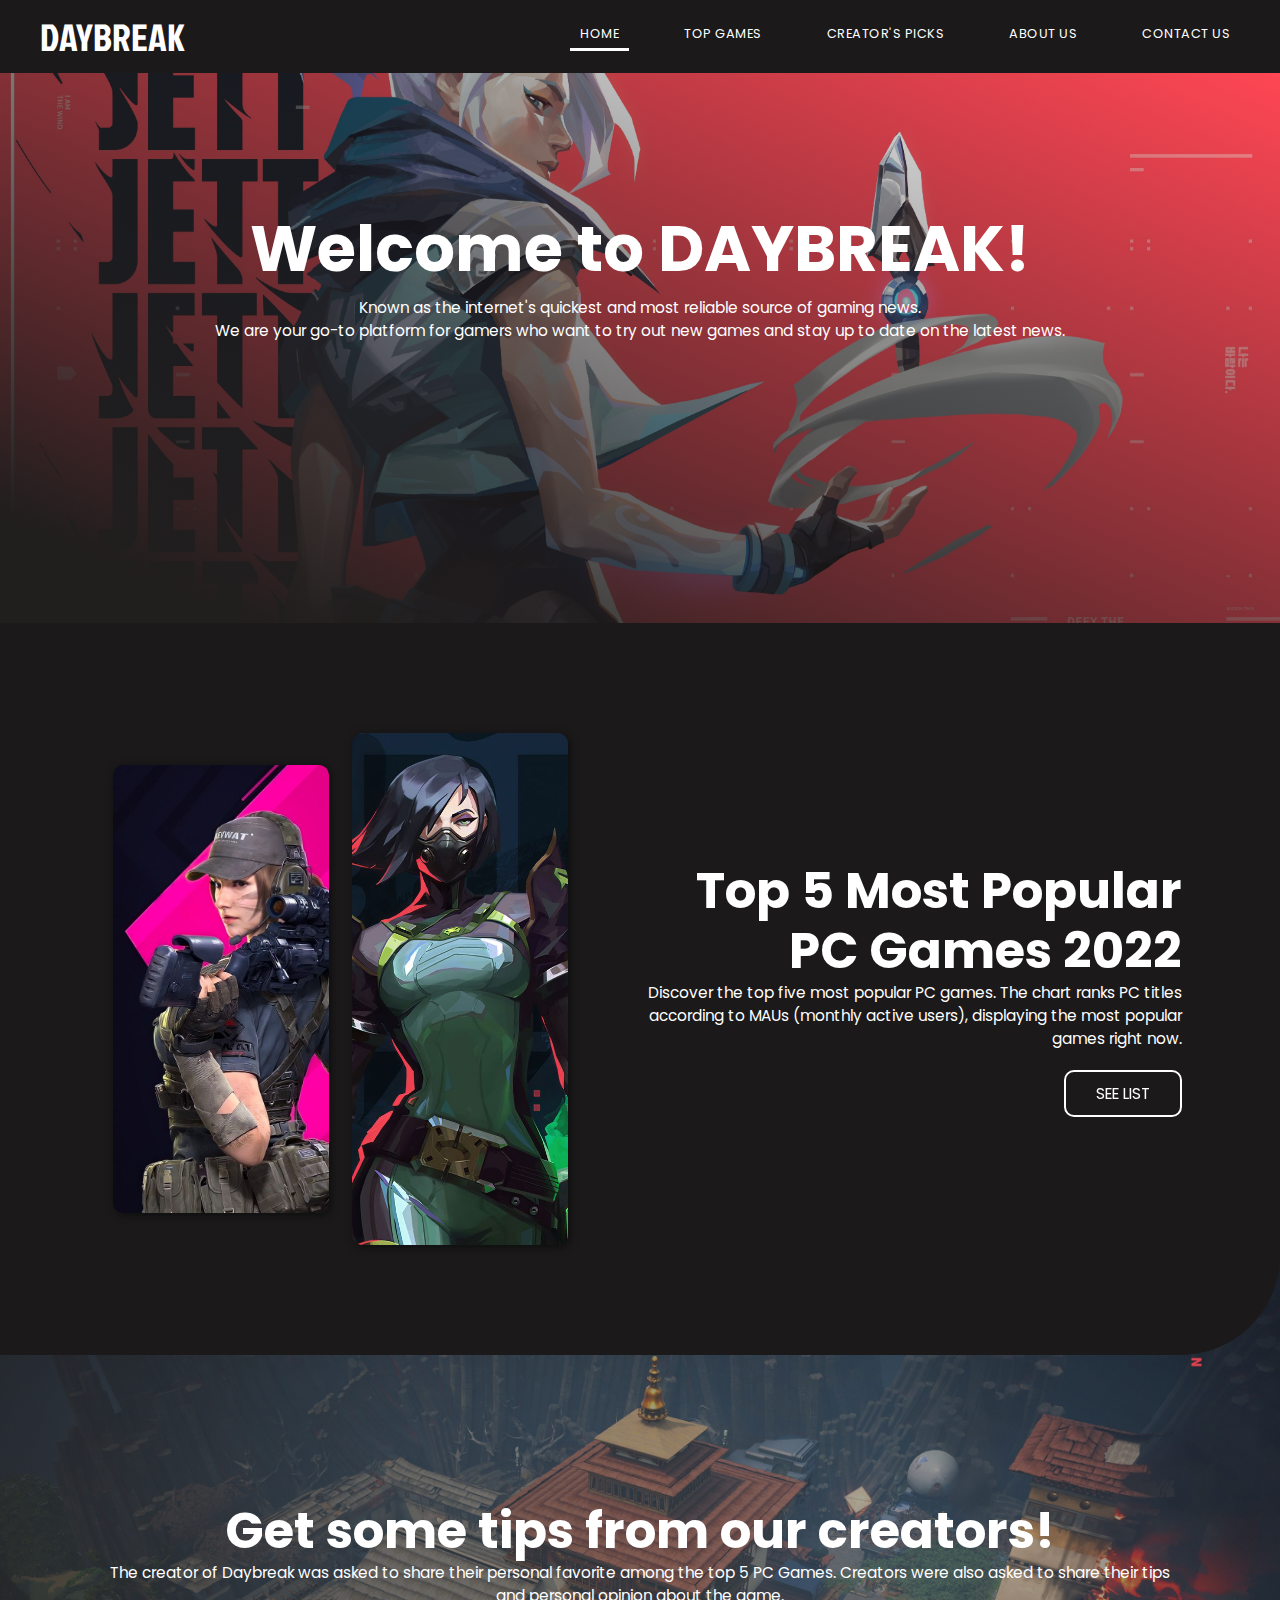
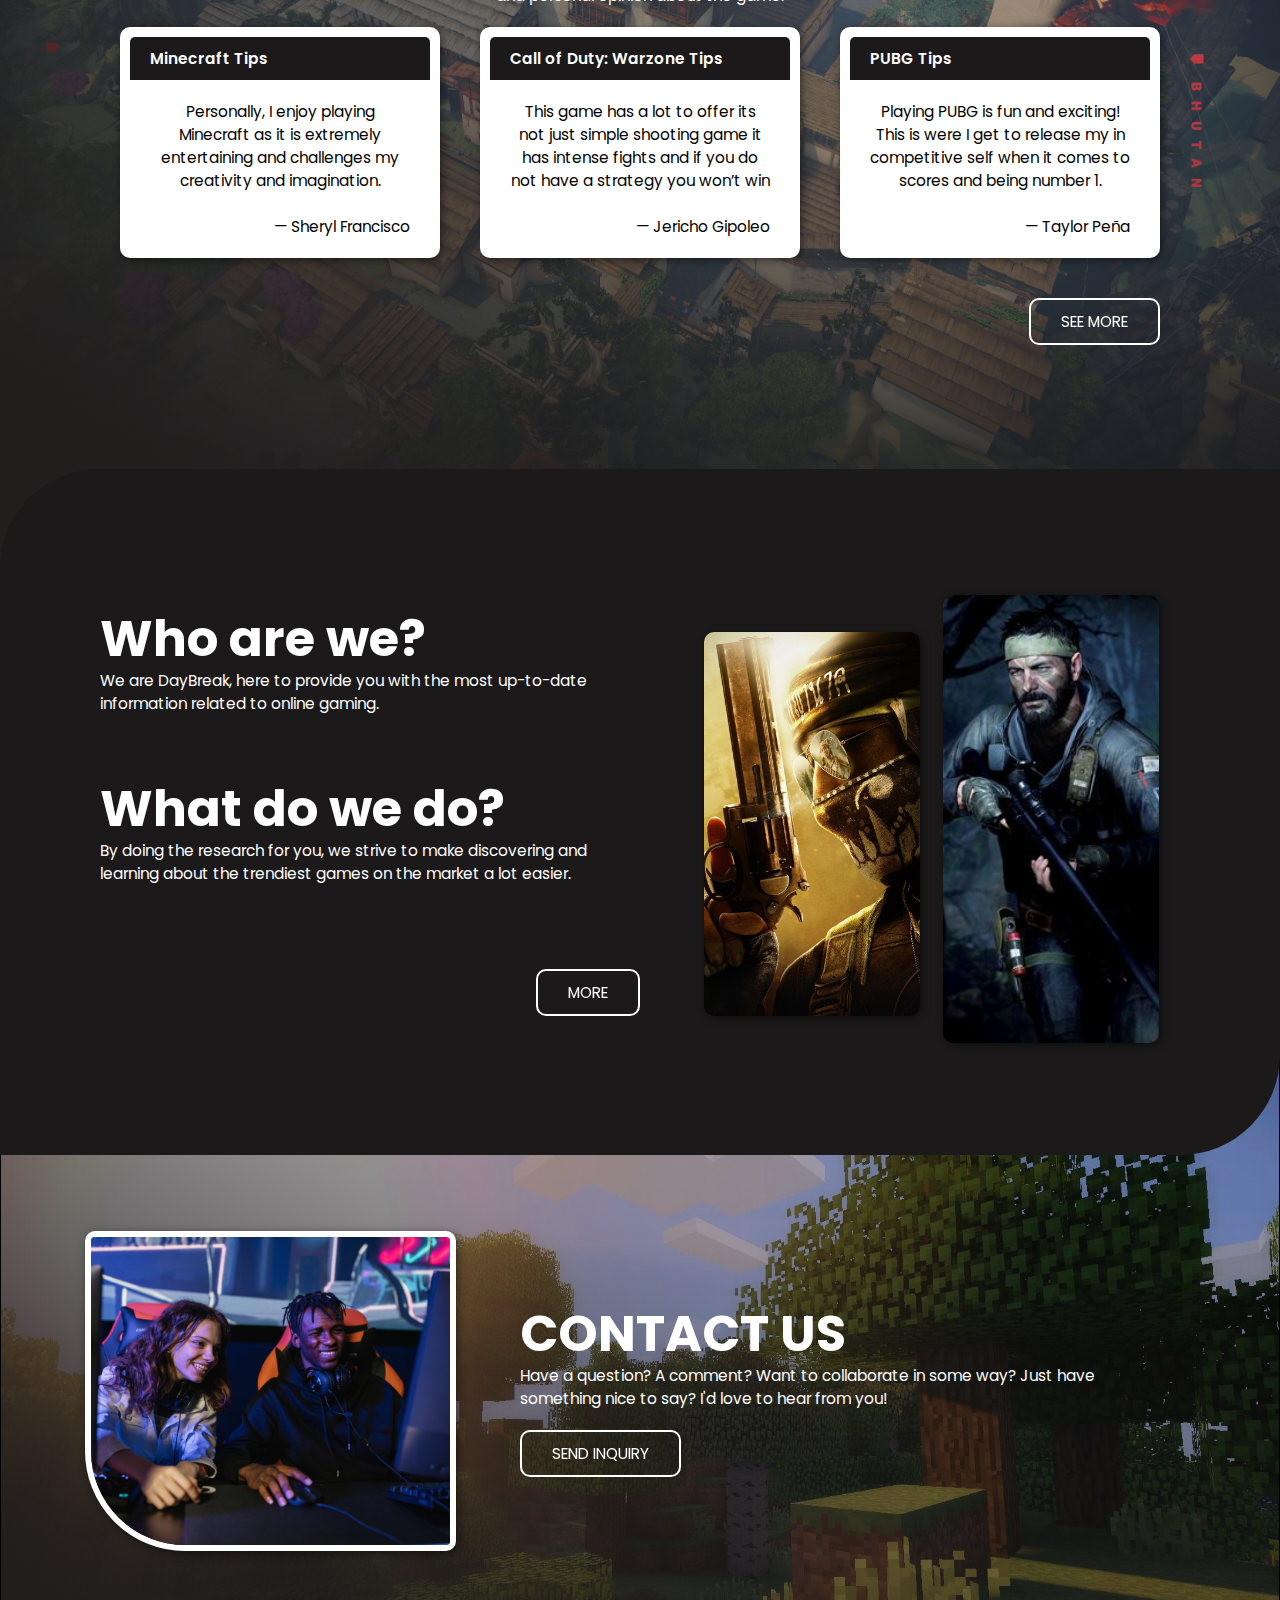
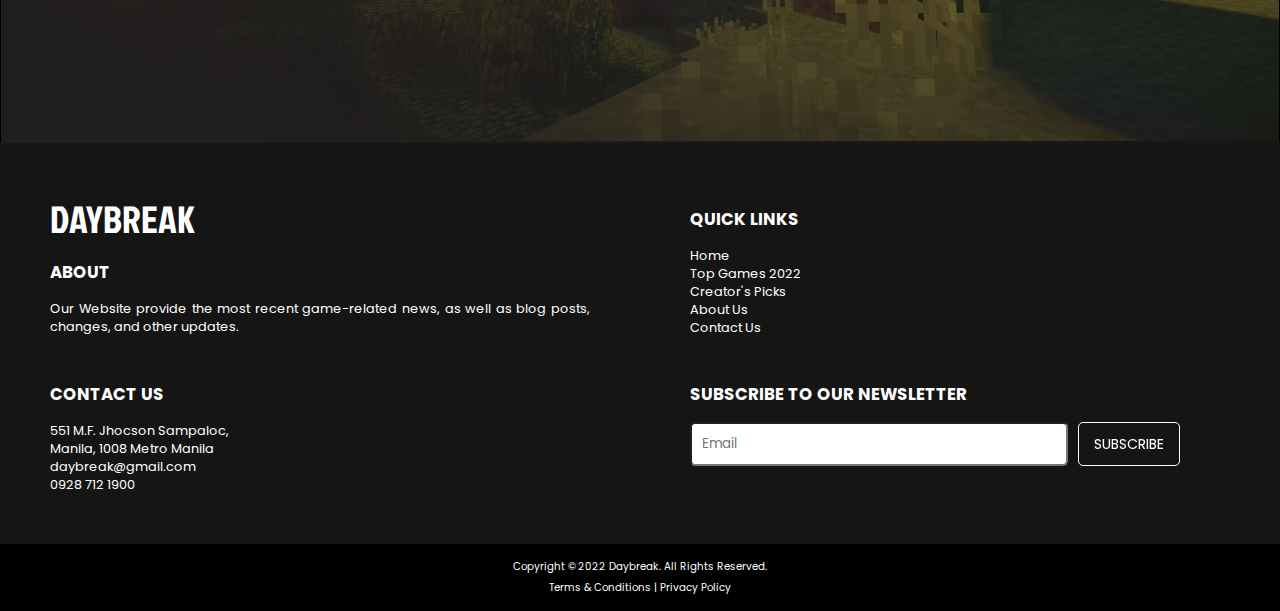
<file: index.html>
<!DOCTYPE html>
<html lang="en">
    <head>
        <meta charset="UTF-8">
        <meta http-equiv="X-UA-Compatible" content="IE=edge">
        <meta name="viewport" content="width=device-width, initial-scale=1.0">
        <title>DAYBREAK</title>
        
        <link rel="icon" href="/images/db_logo.png">
        <link rel="stylesheet" href="/css/home_page.css">
        <link rel="stylesheet" href="/css/main/main.css">
        <link rel="stylesheet" href="/css/main/navbar.css">
        <link rel="stylesheet" href="/css/main/footer.css">
    </head>
    <body>
        <nav class="navbar">
            <div class="logo"><a href="/index.html">DAYBREAK</a></div>
            <ul class="nav-links">
                <input type="checkbox" id="checkbox_toggle" />
                <label for="checkbox_toggle" class="hamburger">&#9776;</label>
                <div class="menu">
                    <li class="active"><a href="/index.html">Home</a></li>
                    <li><a href="/pages/top_games.html">Top Games</a></li>
                    <li><a href="/pages/creators_pick.html">Creator's Picks</a></li>
                    <li><a href="/pages/about_us.html">About Us</a></li>
                    <li><a href="/pages/contact_us.html">Contact Us</a></li>
                </div>
            </ul>
        </nav>

        <main>
            <div class="wrapper">
                <header>
                    <div class="header-txt">
                        <h1>Welcome to DAYBREAK!</h1>
                        <p>Known as the internet's quickest and most reliable source of gaming news. 
                        <br>We are your go-to platform for gamers who want to try out new games and stay up to date on the latest news.</p>
                    </div>
                </header>
            </div>

            <div class="overlaps">
                <div class="content">
                    <div class="top5">
                        <img src="/images/home_page/hp_cs.jpg" alt="Counter Strike Character" class="img1"> 
                        <img src="/images/home_page/hp_valo.jpg" alt="Valorant Character" class="img2">  
                        <div class="top5-text">
                            <h2>Top 5 Most Popular <br> PC Games 2022</h2>
                            <p>Discover the top five most popular PC games. The chart ranks PC titles according to
                            MAUs (monthly active users), displaying the most popular games right now.</p>
                            <div class="button"><a href="/pages/top_games.html">SEE LIST</a></div>
                        </div>
                    </div>
                </div>
    
                <section class="cp-tips"> 
                    <div class="tips-gradient">
                        <div class="tips-text">
                            <h2>Get some tips from our creators! </h2>
                            <p>The creator of Daybreak was asked to share their personal favorite among 
                                the top 5 PC Games. Creators were also asked to share their tips and personal opinion about the game.</p>
                        </div>  
                        <div class="tips"> 
                            <div class="card">
                                <div class="card-title"> Minecraft Tips</div>
                                <div class="card-body">
                                    <p>Personally, I enjoy playing Minecraft as it is extremely entertaining and challenges my creativity and imagination.</p>
                                    <p class="quote-from"><br>— Sheryl Francisco</p>
                                </div>
                            </div>
                            <div class="card">
                                <div class="card-title">Call of Duty: Warzone Tips</div> 
                                <div class="card-body">
                                    <p>This game has a lot to offer its not just simple shooting game it has intense fights and if you do not have a strategy you won’t win</p>
                                    <p class="quote-from"><br>— Jericho Gipoleo</p>
                                </div>
                            </div>
                            <div class="card">
                                <div class="card-title">PUBG Tips</div> 
                                <div class="card-body">
                                    <p>Playing PUBG is fun and exciting! This is were I get to release my in competitive self when it comes to scores and being number 1.</p>
                                    <p class="quote-from"><br>— Taylor Peña</p>
                                </div>
                            </div>   
                        </div>
                        <div class="button" style="margin-right: 20px;" id="right-btn"><a href="/pages/creators_pick.html">SEE MORE</a></div>
                    </div>
                </section>
            
                <div class="overlap">
                    <div class="mid-content">
                        <div class="about-us">
                            <div class="aboutus-text">
                                <h2>Who are we?</h2>
                                <p id="au-text">We are DayBreak, here to provide you with the most up-to-date information related to online gaming.</p>
                                <h2> What do we do?</h2>
                                <p id="au-text">By doing the research for you, we strive to make discovering and learning about the trendiest games on the market a lot easier.</p>
                                <div class="button" id="right-btn"><a href="/pages/about_us.html">MORE</a></div>
                            </div>
                            <img src="/images/home_page/hp_cod.jpg" alt="Call of Duty Character" class="img3"> 
                            <img src="/images/home_page/hp_cod2.jpg" alt="Call of Duty Character" class="img4">
                        </div>
                    </div>
    
                    <section class="contactus">
                        <div class="contact-gradient">
                            <div class="contact-text">
                                <img src="/images/home_page/contact.jpg" class="img5"> 
                                <div class="contactus-text">
                                    <h2>CONTACT US</h2>
                                    <p>Have a question? A comment? Want to collaborate in some way? Just have something nice to say? I'd love to hear from you! </h4>
                                    <div class="button"><a href="/pages/contact_us.html">SEND INQUIRY</a></div>
                                </div>
                            </div>
                        </div>
                    </section>
                </div>
            </div>
        </main>

        <footer>
            <div id="grid">
                <div class="col-1">
                    <div class="logo"><a href="/index.html">DAYBREAK</a></div>
                    <div class="f-subtitle">About</div>
                    <p>Our Website provide the most recent game-related news, as well as blog posts, changes, and other updates.</p>
                </div>
                <div class="col-2">
                    <div class="f-subtitle">Quick Links</div>
                    <ul>
                        <li><a href="/index.html">Home</a></li>
                        <li><a href="/pages/top_games.html">Top Games 2022</a></li>
                        <li><a href="/pages/creators_pick.html">Creator's Picks</a></li>
                        <li><a href="/pages/about_us.html">About Us</a></li>
                        <li><a href="/pages/contact_us.html">Contact Us</a></li>
                    </ul>
                </div>
                <div class="col-3">
                    <div class="f-subtitle">Contact Us</div>
                    <p>551 M.F. Jhocson Sampaloc,<br>Manila, 1008 Metro Manila
                    <br>daybreak@gmail.com <br>0928 712 1900</p>
                </div>
                <div class="col-4" >
                    <div class="f-subtitle">Subscribe to our Newsletter</div>

                    <div class="subscribe-form">
                        <form class="subscribe"  action="#popup2"  method="">
                        <input type="text" class="subscribe-form" id="email" placeholder="Email" style="margin: 0;" required />
                        <input type="submit"  value="Subscribe" id="subscribe-btn" > 
                        </form>
                    </div>

                    <div id="popup2" class="overlay">
                        <div class="popup2">
                            <a class="close" href="#footest">&times;</a>
                            <h2>Subscribed to DAYBREAK</h2>
                            <div class="content">
                               Thank you for Subscribing to DAYBREAK.
                            </div>
                        </div>
                    </div> 
                </div>
            </div>
            <div class="footest" id="footest">
                <ul>
                    <li>Copyright © 2022 Daybreak. All Rights Reserved.</li>
                    <li>Terms & Conditions | Privacy Policy</li>
                </ul>
            </div>
        </footer>
    </body>
</html>
</file>
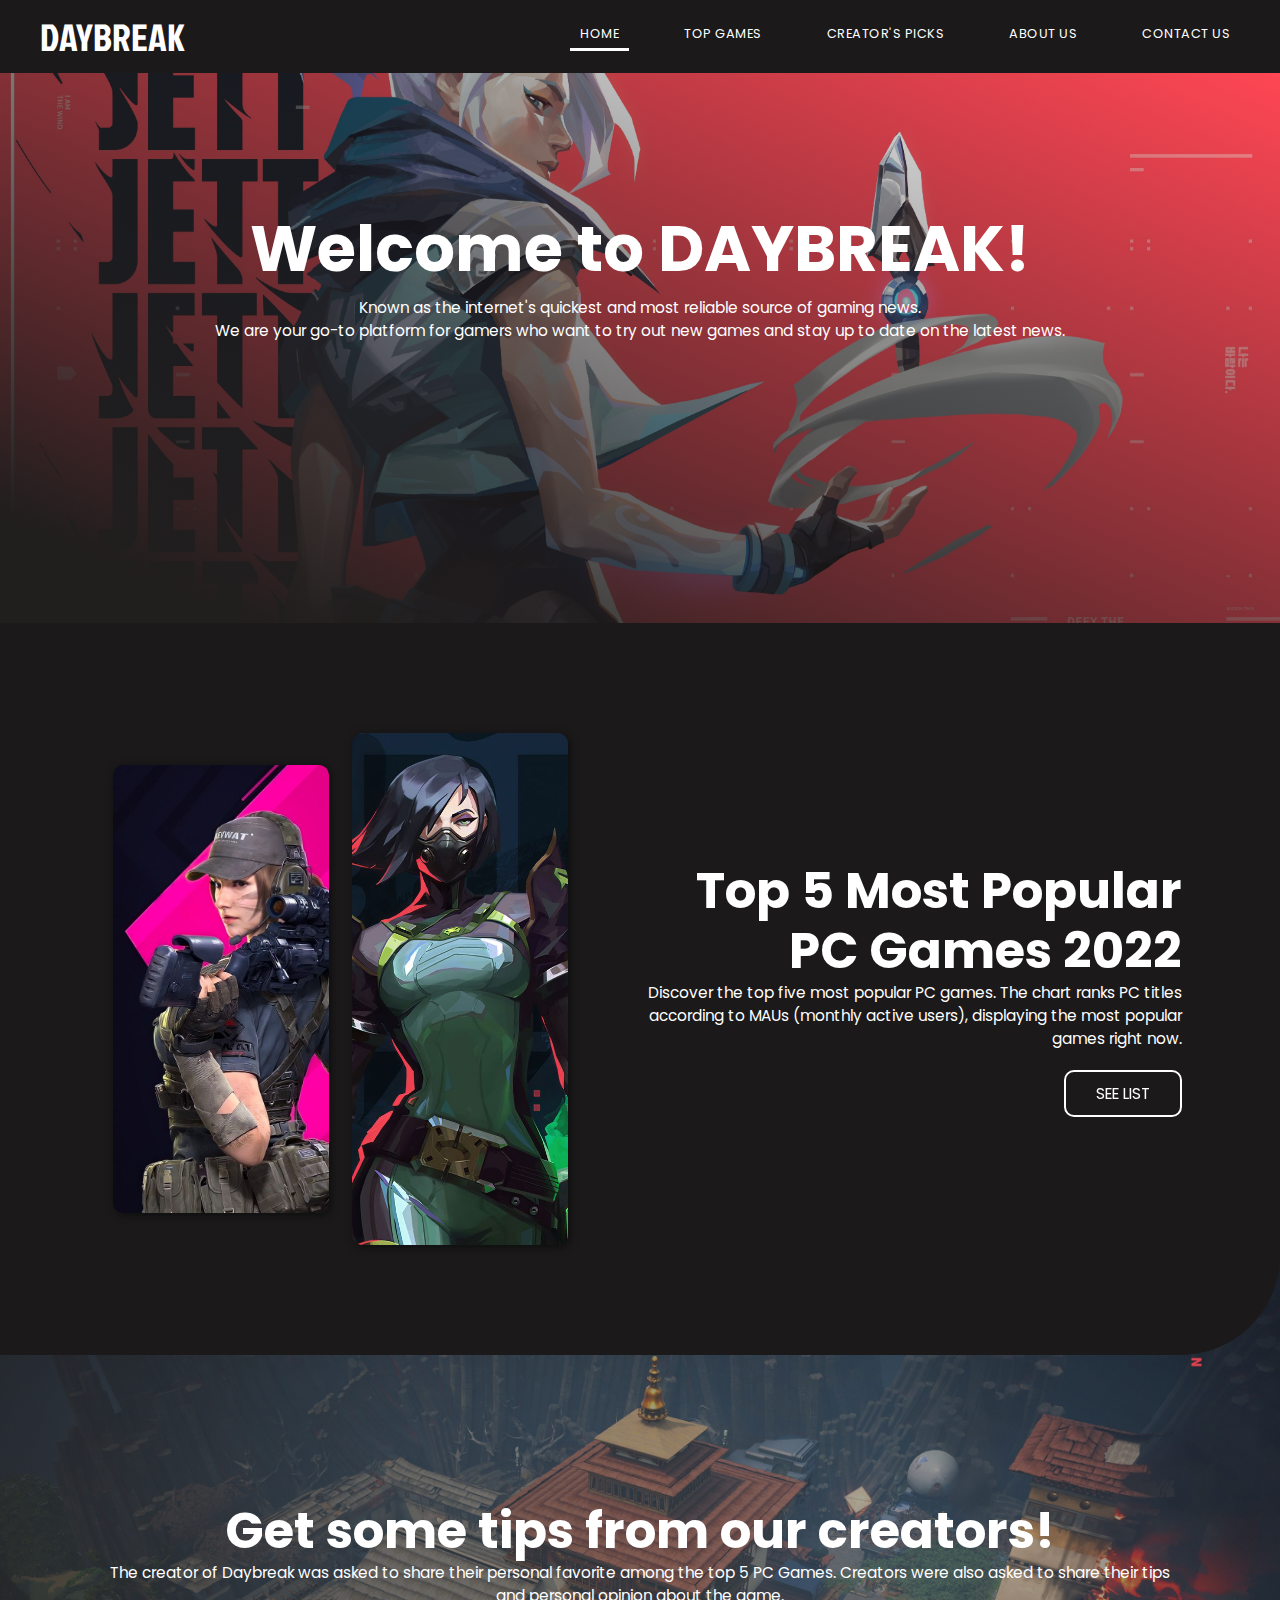
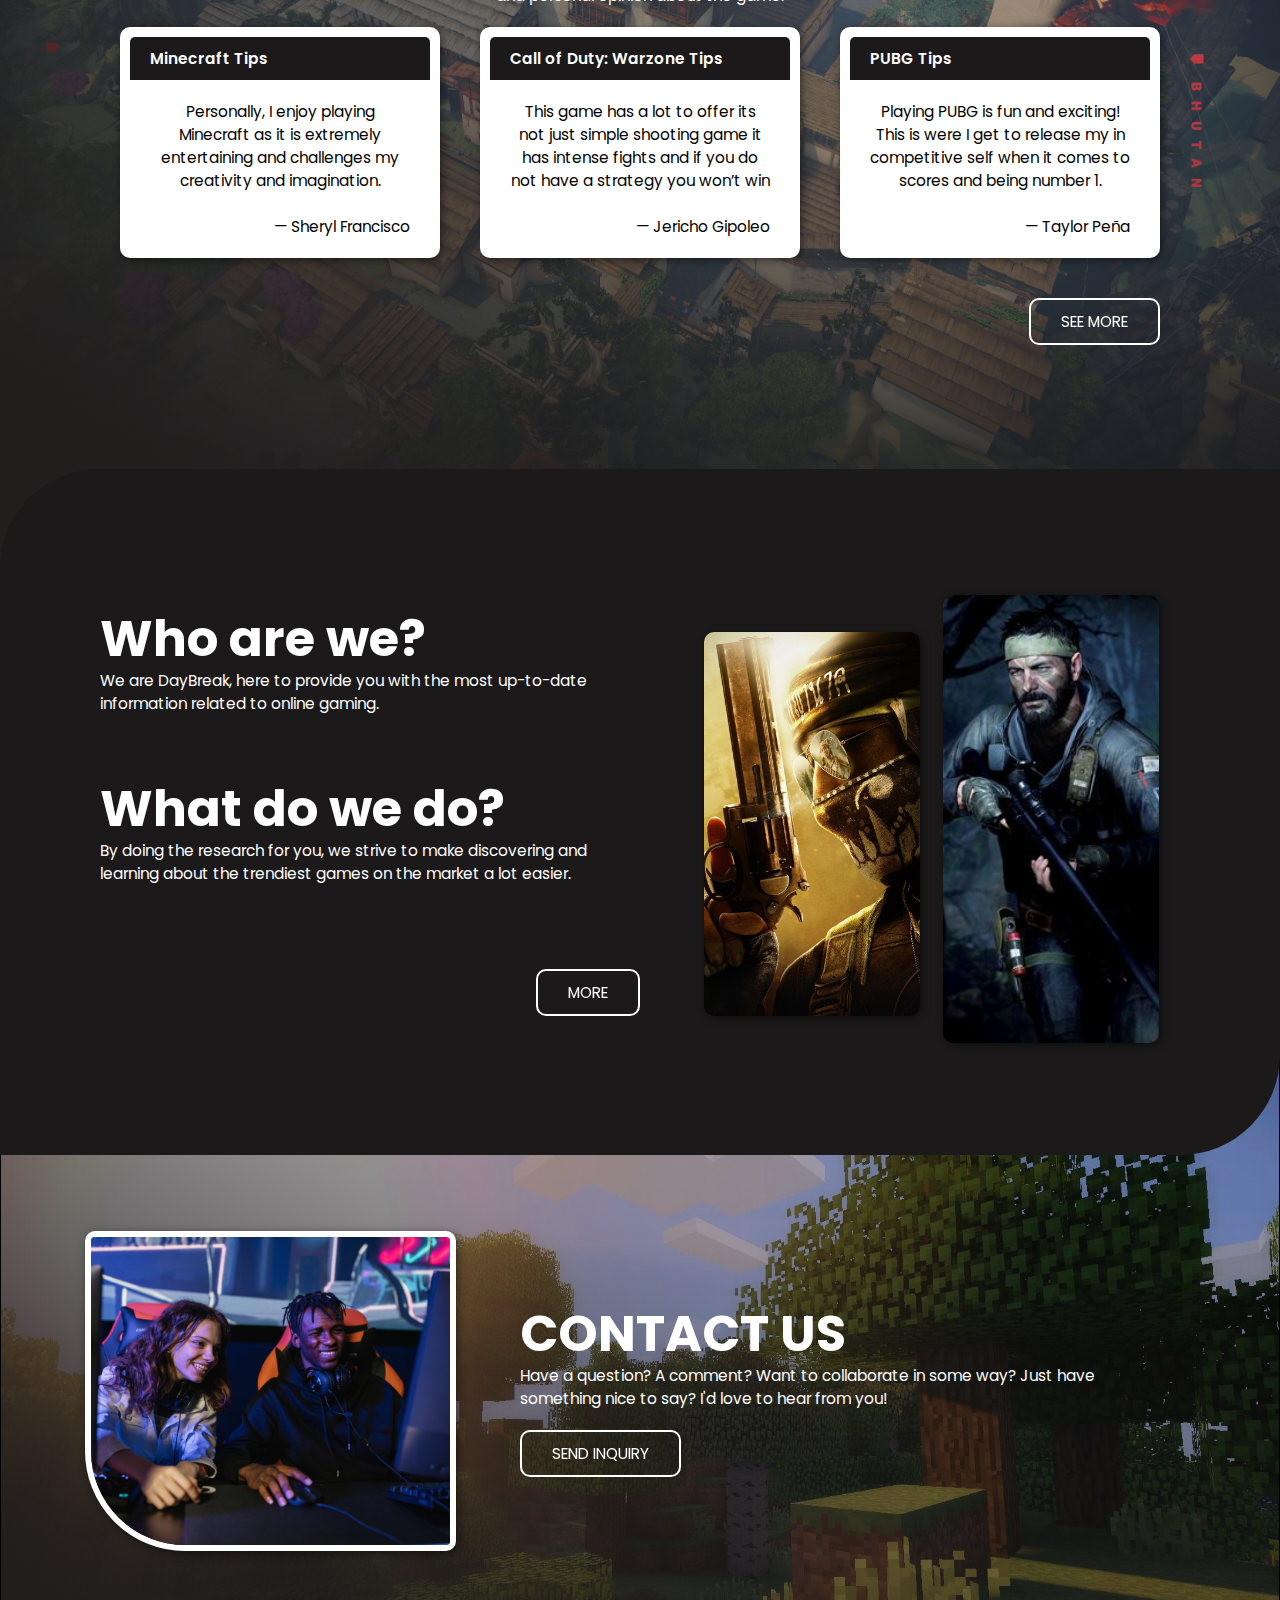
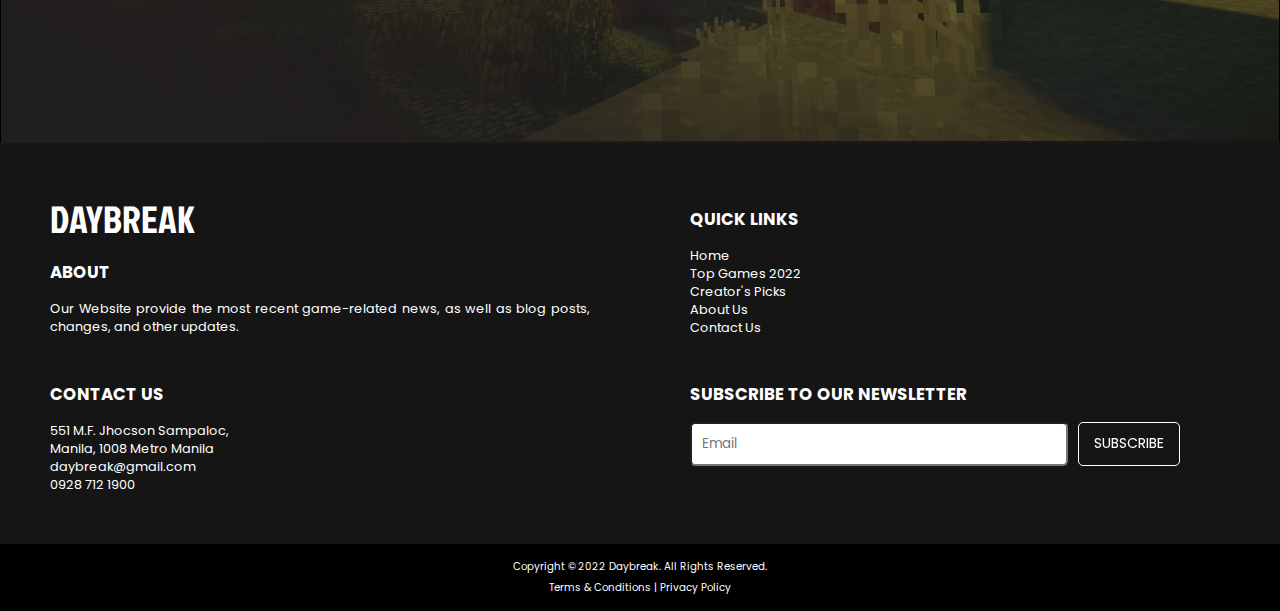
<file: pages/index.html>
<!DOCTYPE html>
<html lang="en">
    <head>
        <meta charset="UTF-8">
        <meta http-equiv="X-UA-Compatible" content="IE=edge">
        <meta name="viewport" content="width=device-width, initial-scale=1.0">
        <title>DAYBREAK</title>
        
        <link rel="icon" href="/images/db_logo.png">
        <link rel="stylesheet" href="/css/home_page.css">
        <link rel="stylesheet" href="/css/main/main.css">
        <link rel="stylesheet" href="/css/main/navbar.css">
        <link rel="stylesheet" href="/css/main/footer.css">
    </head>
    <body>
        <nav class="navbar">
            <div class="logo"><a href="/pages/index.html">DAYBREAK</a></div>
            <ul class="nav-links">
                <input type="checkbox" id="checkbox_toggle" />
                <label for="checkbox_toggle" class="hamburger">&#9776;</label>
                <div class="menu">
                    <li class="active"><a href="/pages/index.html">Home</a></li>
                    <li><a href="/pages/top_games.html">Top Games</a></li>
                    <li><a href="/pages/creators_pick.html">Creator's Picks</a></li>
                    <li><a href="/pages/about_us.html">About Us</a></li>
                    <li><a href="/pages/contact_us.html">Contact Us</a></li>
                </div>
            </ul>
        </nav>

        <main>
            <div class="wrapper">
                <header>
                    <div class="header-txt">
                        <h1>Welcome to DAYBREAK!</h1>
                        <p>Known as the internet's quickest and most reliable source of gaming news. 
                        <br>We are your go-to platform for gamers who want to try out new games and stay up to date on the latest news.</p>
                    </div>
                </header>
            </div>

            <div class="overlaps">
                <div class="content">
                    <div class="top5">
                        <img src="/images/home_page/hp_cs.jpg" alt="Counter Strike Character" class="img1"> 
                        <img src="/images/home_page/hp_valo.jpg" alt="Valorant Character" class="img2">  
                        <div class="top5-text">
                            <h2>Top 5 Most Popular <br> PC Games 2022</h2>
                            <p>Discover the top five most popular PC games. The chart ranks PC titles according to
                            MAUs (monthly active users), displaying the most popular games right now.</p>
                            <div class="button"><a href="/pages/top_games.html">SEE LIST</a></div>
                        </div>
                    </div>
                </div>
    
                <section class="cp-tips"> 
                    <div class="tips-gradient">
                        <div class="tips-text">
                            <h2>Get some tips from our creators! </h2>
                            <p>The creator of Daybreak was asked to share their personal favorite among 
                                the top 5 PC Games. Creators were also asked to share their tips and personal opinion about the game.</p>
                        </div>  
                        <div class="tips"> 
                            <div class="card">
                                <div class="card-title"> Minecraft Tips</div>
                                <div class="card-body">
                                    <p>Personally, I enjoy playing Minecraft as it is extremely entertaining and challenges my creativity and imagination.</p>
                                    <p class="quote-from"><br>— Sheryl Francisco</p>
                                </div>
                            </div>
                            <div class="card">
                                <div class="card-title">Call of Duty: Warzone Tips</div> 
                                <div class="card-body">
                                    <p>This game has a lot to offer its not just simple shooting game it has intense fights and if you do not have a strategy you won’t win</p>
                                    <p class="quote-from"><br>— Jericho Gipoleo</p>
                                </div>
                            </div>
                            <div class="card">
                                <div class="card-title">PUBG Tips</div> 
                                <div class="card-body">
                                    <p>Playing PUBG is fun and exciting! This is were I get to release my in competitive self when it comes to scores and being number 1.</p>
                                    <p class="quote-from"><br>— Taylor Peña</p>
                                </div>
                            </div>   
                        </div>
                        <div class="button" style="margin-right: 20px;" id="right-btn"><a href="/pages/creators_pick.html">SEE MORE</a></div>
                    </div>
                </section>

                <div class="overlap">
                    <div class="mid-content">
                        <div class="about-us">
                            <div class="aboutus-text">
                                <h2>Who are we?</h2>
                                <p id="au-text">We are DayBreak, here to provide you with the most up-to-date information related to online gaming.</p>
                                <h2> What do we do?</h2>
                                <p id="au-text">By doing the research for you, we strive to make discovering and learning about the trendiest games on the market a lot easier.</p>
                                <div class="button" id="right-btn"><a href="/pages/about_us.html">MORE</a></div>
                            </div>
                            <img src="/images/home_page/hp_cod.jpg" alt="Call of Duty Character" class="img3"> 
                            <img src="/images/home_page/hp_cod2.jpg" alt="Call of Duty Character" class="img4">
                        </div>
                    </div>
    
                    <section class="contactus">
                        <div class="contact-gradient">
                            <div class="contact-text">
                                <img src="/images/home_page/contact.jpg" class="img5"> 
                                <div class="contactus-text">
                                    <h2>CONTACT US</h2>
                                    <p>Have a question? A comment? Want to collaborate in some way? Just have something nice to say? I'd love to hear from you! </h4>
                                    <div class="button"><a href="/pages/contact_us.html">SEND INQUIRY</a></div>
                                </div>
                            </div>
                        </div>
                    </section>
                </div>
            </div>
        </main>

        <footer>
            <div id="grid">
                <div class="col-1">
                    <div class="logo"><a href="/pages/index.html">DAYBREAK</a></div>
                    <div class="f-subtitle">About</div>
                    <p>Our Website provide the most recent game-related news, as well as blog posts, changes, and other updates.</p>
                </div>
                <div class="col-2">
                    <div class="f-subtitle">Quick Links</div>
                    <ul>
                        <li><a href="/pages/index.html">Home</a></li>
                        <li><a href="/pages/top_games.html">Top Games 2022</a></li>
                        <li><a href="/pages/creators_pick.html">Creator's Picks</a></li>
                        <li><a href="/pages/about_us.html">About Us</a></li>
                        <li><a href="/pages/contact_us.html">Contact Us</a></li>
                    </ul>
                </div>
                <div class="col-3">
                    <div class="f-subtitle">Contact Us</div>
                    <p>551 M.F. Jhocson Sampaloc,<br>Manila, 1008 Metro Manila
                    <br>daybreak@gmail.com <br>0928 712 1900</p>
                </div>
                <div class="col-4">
                    <div class="f-subtitle">Subscribe to our Newsletter</div>
                    <div class="subscribe">
                        <input type="text" class="subscribe-form" id="email" placeholder="Email" style="margin: 0;"/>
                        <!-- <button class="subscribe-btn">Subscribe</button> -->
                        <a class="subscribe-btn" href="#popup2" id="subscribe-btn"> Subscribe</a> 
                    </div>
                    <div id="popup2" class="overlay">
                        <div class="popup2">
                            <a class="close" href="#grid">&times;</a>
                            <h2>Subscribe to DAYBREAK</h2>
                            <div class="content">
                               Thank you for Subscribing to DAYBREAK.
                            </div>
                        </div>
                    </div> 
                </div>
            </div>
            <div class="footest">
                <ul>
                    <li>Copyright © 2022 Daybreak. All Rights Reserved.</li>
                    <li>Terms & Conditions | Privacy Policy</li>
                </ul>
            </div>
        </footer>
    </body>
</html>
</file>
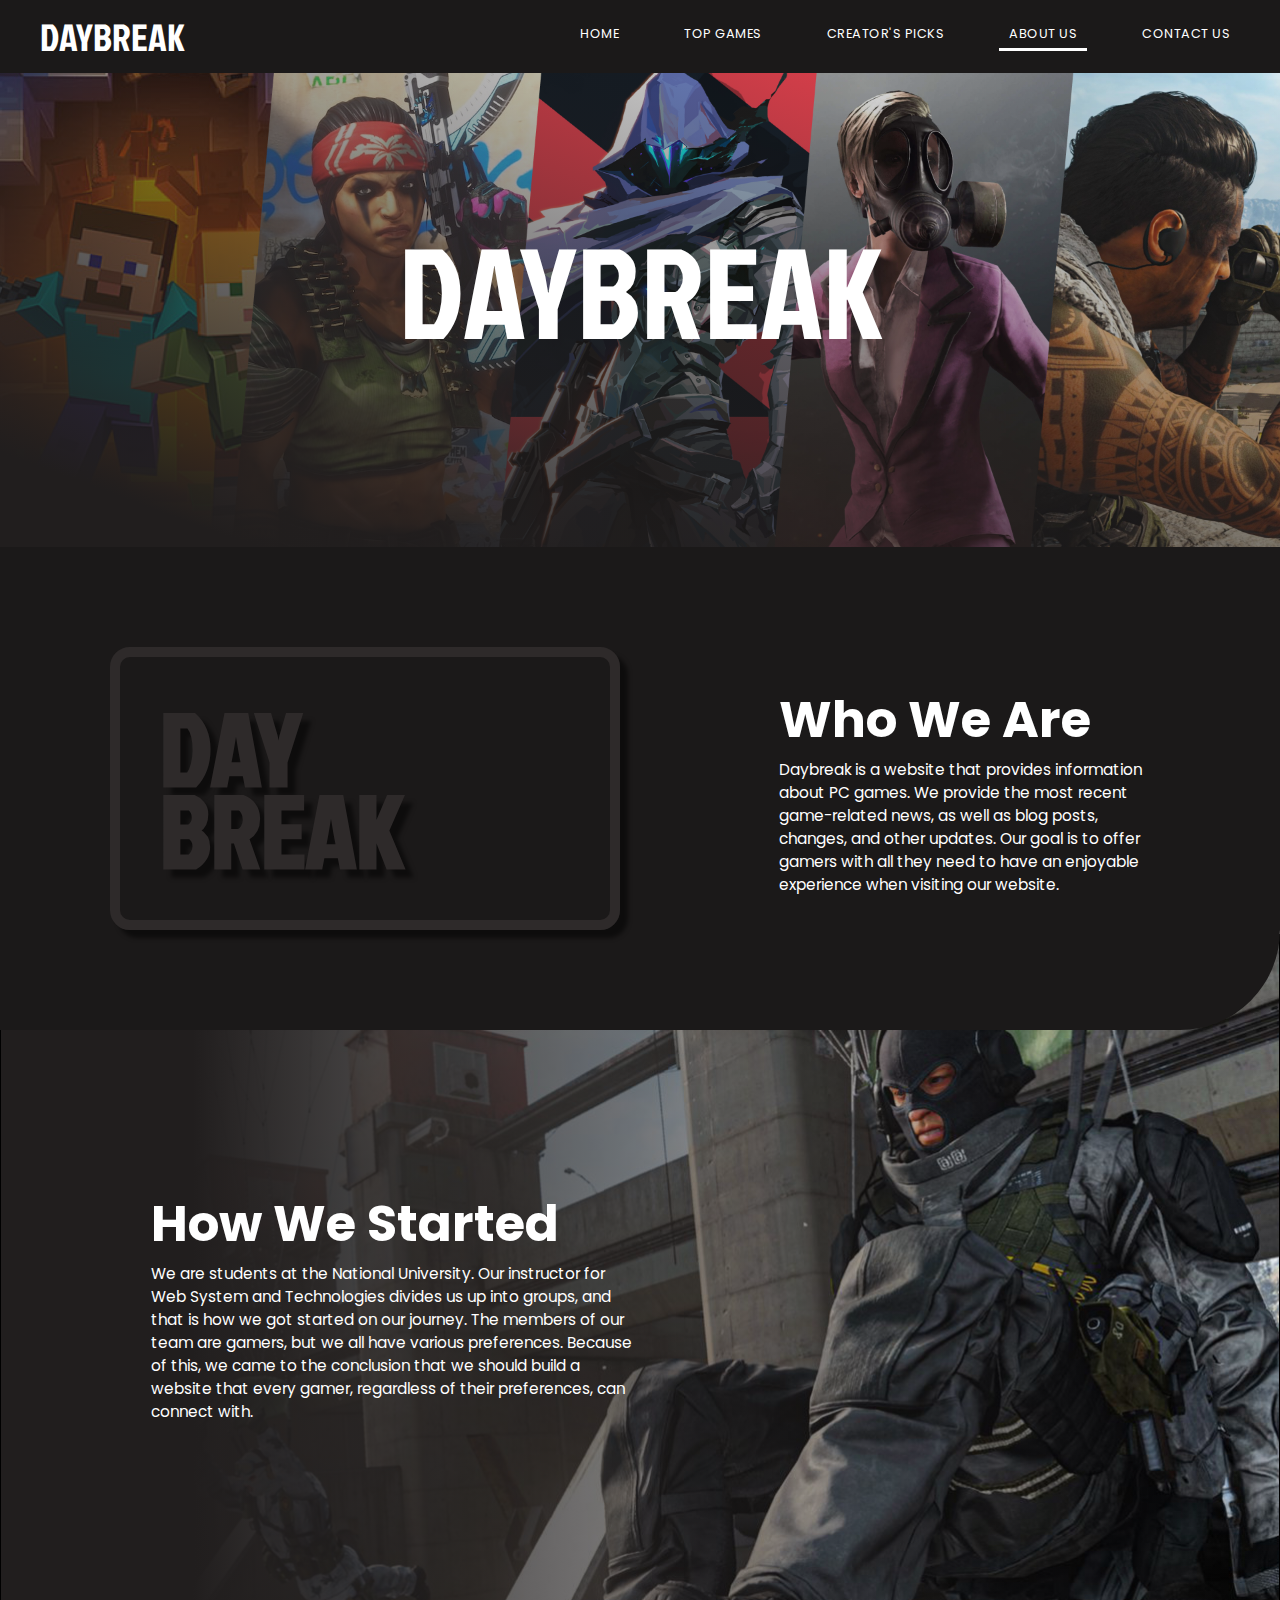
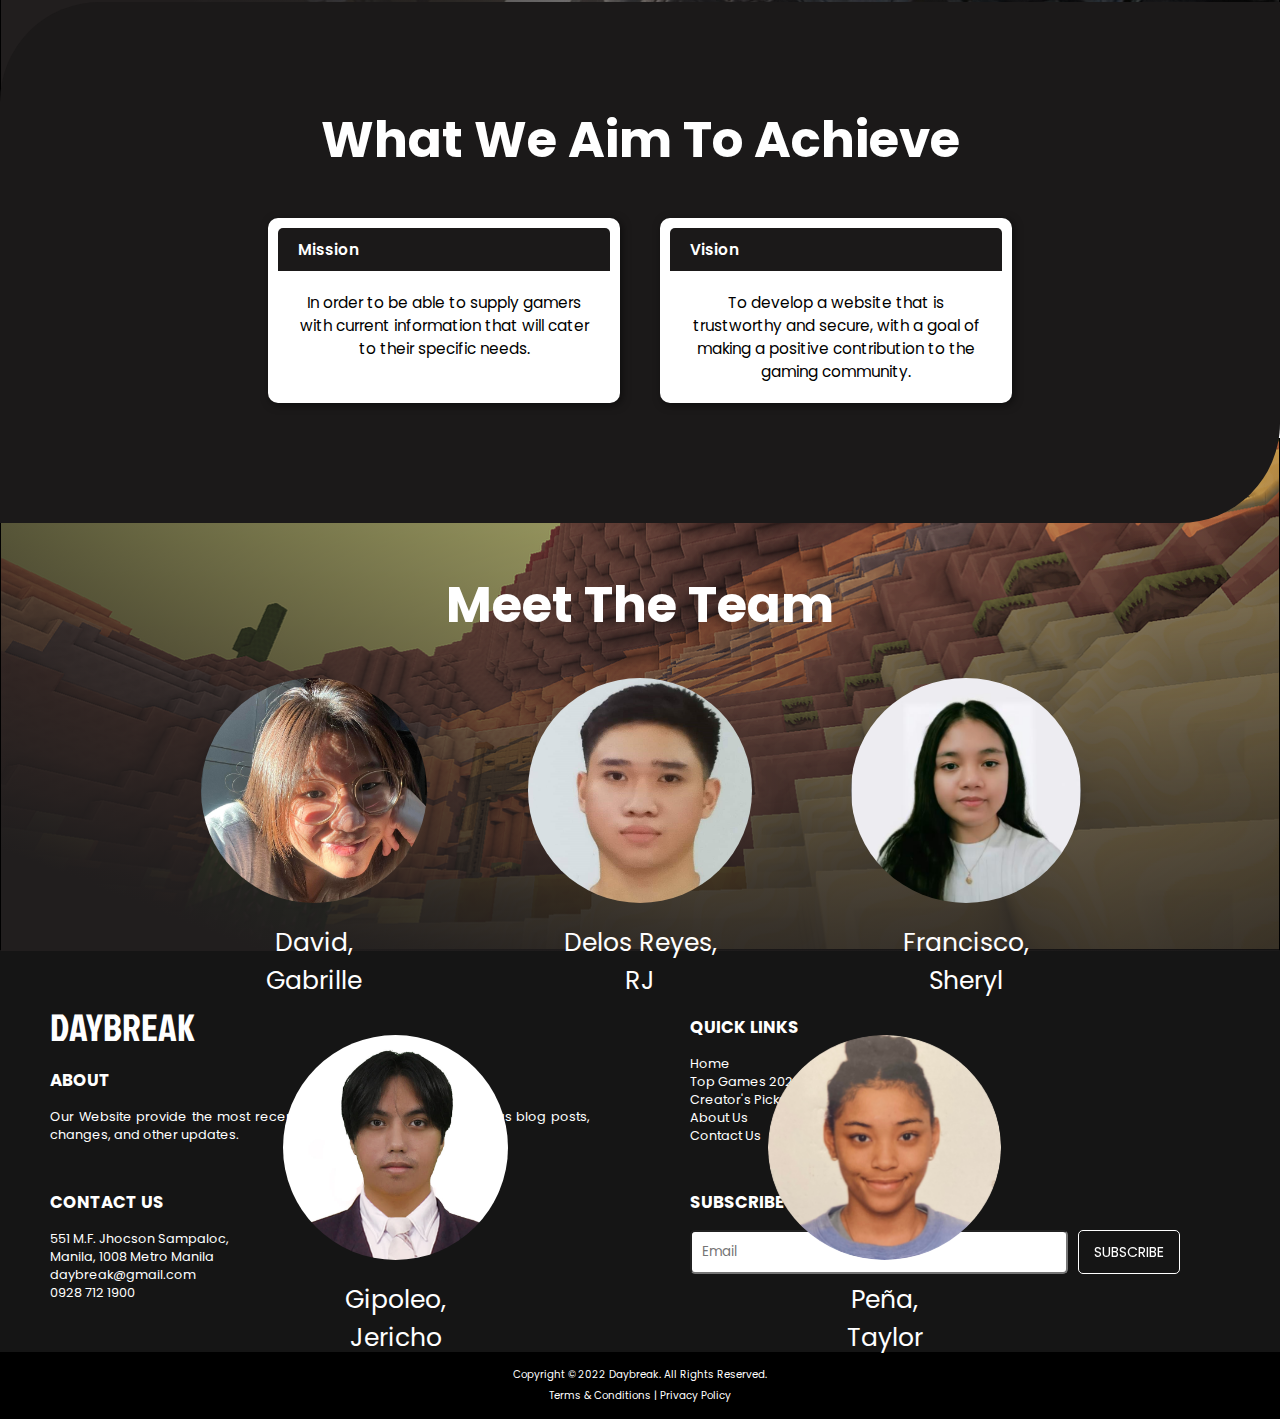
<file: pages/about_us.html>
<!DOCTYPE html>
<html lang="en">
    <head>
        <meta charset="UTF-8">
        <meta http-equiv="X-UA-Compatible" content="IE=edge">
        <meta name="viewport" content="width=device-width, initial-scale=1.0">
        <title>DAYBREAK</title>

        <link rel="icon" href="/images/db_logo.png">
        <link rel="stylesheet" href="/css/about_us.css">
        <link rel="stylesheet" href="/css/main/main.css">
        <link rel="stylesheet" href="/css/main/navbar.css">
        <link rel="stylesheet" href="/css/main/footer.css">
    </head>
    <body>
        <nav class="navbar">
            <div class="logo"><a href="/index.html">DAYBREAK</a></div>
            <ul class="nav-links">
                <input type="checkbox" id="checkbox_toggle" />
                <label for="checkbox_toggle" class="hamburger">&#9776;</label>
                <div class="menu">
                    <li><a href="/index.html">Home</a></li>
                    <li><a href="/pages/top_games.html">Top Games</a></li>
                    <li><a href="/pages/creators_pick.html">Creator's Picks</a></li>
                    <li class="active"><a href="/pages/about_us.html">About Us</a></li>
                    <li><a href="/pages/contact_us.html">Contact Us</a></li>
                </div>
            </ul>
        </nav>

        <main>
            <div class="wrapper">
                <header>
                    <div class="header-txt">
                        <h1 class="aboutus-title">DAYBREAK</h1>
                        
                    </div>
                </header>
            </div>

            <div class="overlaps">
                <div class="content">
                    <div class="whoweare">
                        <div class="daybreak">
                            <h1 class="db">DAY<br>BREAK</h1>
                        </div> 
                        <div class="au-text">
                            <h2>Who We Are</h2>
                            <p>Daybreak is a website that provides information about PC games. We provide the most recent game-related
                            news, as well as blog posts, changes, and other updates. Our goal is to offer gamers with all they need to have an 
                            enjoyable experience when visiting our website.</p>
                        </div>
                    </div>
                </div>
    
                <section class="hws"> 
                    <div class="hws-gradient">
                        <div class="hws-text">
                            <h2>How We Started</h2>
                            <p>We are students at the National University. Our instructor for Web System and Technologies divides us up into 
                            groups, and that is how we got started on our journey. The members of our team are gamers, but we all have various 
                            preferences. Because of this, we came to the conclusion that we should build a website that every gamer, 
                            regardless of their preferences, can connect with.</p>
                        </div>
                    </div>
                </section>

                <div class="overlap">
                    <div class="mid-content">
                        <div class="achieve-text">
                            <h2>What We Aim To Achieve</h2>
                        </div>  
                        <div class="mission-vision"> 
                            <div class="card">
                                <div class="card-title">Mission</div>
                                <div class="card-body">
                                    <p>In order to be able to supply gamers with current information that will cater to their specific needs.</p>
                                </div>
                            </div>
                            <div class="card">
                                <div class="card-title">Vision</div> 
                                <div class="card-body">
                                    <p>To develop a website that is trustworthy and secure, with a goal of making a positive contribution to the gaming community.</p>
                                </div>
                            </div>  
                        </div>
                    </div>
    
                    <section class="meet">
                        <div class="meet-gradient">
                            <div class="meet-text">
                                <h2>Meet The Team</h2>
                                <div class="the-team">
                                    <div class="member">
                                        <a><img class="profiles" src="/images/creators/gabby.jpg"></a>
                                        <p>David,<br>Gabrille</p>
                                    </div>
                                    <div class="member">
                                        <a><img class="profiles" src="/images/creators/rj.jpg"></a>
                                        <p>Delos Reyes,<br>RJ</p>
                                    </div>
                                    <div class="member">
                                        <a><img class="profiles" src="/images/creators/sheryl.png"></a>
                                        <p>Francisco,<br>Sheryl</p>
                                    </div>
                                    <div class="member">
                                        <a><img class="profiles" src="/images/creators/jericho.png"></a>
                                        <p>Gipoleo,<br>Jericho</p>
                                    </div>
                                    <div class="member">
                                        <a><img class="profiles" src="/images/creators/taylor.png"></a>
                                        <p>Peña,<br>Taylor</p>
                                    </div>
                                </div>
                            </div>
                        </div>
                    </section>
                </div>
            </div>

        </main>

        <footer>
            <div id="grid">
                <div class="col-1">
                    <div class="logo"><a href="/index.html">DAYBREAK</a></div>
                    <div class="f-subtitle">About</div>
                    <p>Our Website provide the most recent game-related news, as well as blog posts, changes, and other updates.</p>
                </div>
                <div class="col-2">
                    <div class="f-subtitle">Quick Links</div>
                    <ul>
                        <li><a href="/index.html">Home</a></li>
                        <li><a href="/pages/top_games.html">Top Games 2022</a></li>
                        <li><a href="/pages/creators_pick.html">Creator's Picks</a></li>
                        <li><a href="/pages/about_us.html">About Us</a></li>
                        <li><a href="/pages/contact_us.html">Contact Us</a></li>
                    </ul>
                </div>
                <div class="col-3">
                    <div class="f-subtitle">Contact Us</div>
                    <p>551 M.F. Jhocson Sampaloc,<br>Manila, 1008 Metro Manila
                    <br>daybreak@gmail.com <br>0928 712 1900</p>
                </div>
                <div class="col-4" >
                    <div class="f-subtitle">Subscribe to our Newsletter</div>

                    <div class="subscribe-form">
                        <form class="subscribe"  action="#popup2"  method="">
                        <input type="text" class="subscribe-form" id="email" placeholder="Email" style="margin: 0;" required />
                        <input type="submit"  value="Subscribe" id="subscribe-btn" > 
                        </form>
                    </div>

                    <div id="popup2" class="overlay">
                        <div class="popup2">
                            <a class="close" href="#footest">&times;</a>
                            <h2>Subscribed to DAYBREAK</h2>
                            <div class="content">
                               Thank you for Subscribing to DAYBREAK.
                            </div>
                        </div>
                    </div> 
                </div>
            </div>
            <div class="footest" id="footest">
                <ul>
                    <li>Copyright © 2022 Daybreak. All Rights Reserved.</li>
                    <li>Terms & Conditions | Privacy Policy</li>
                </ul>
            </div>
        </footer>
    </body>
</html>
</file>
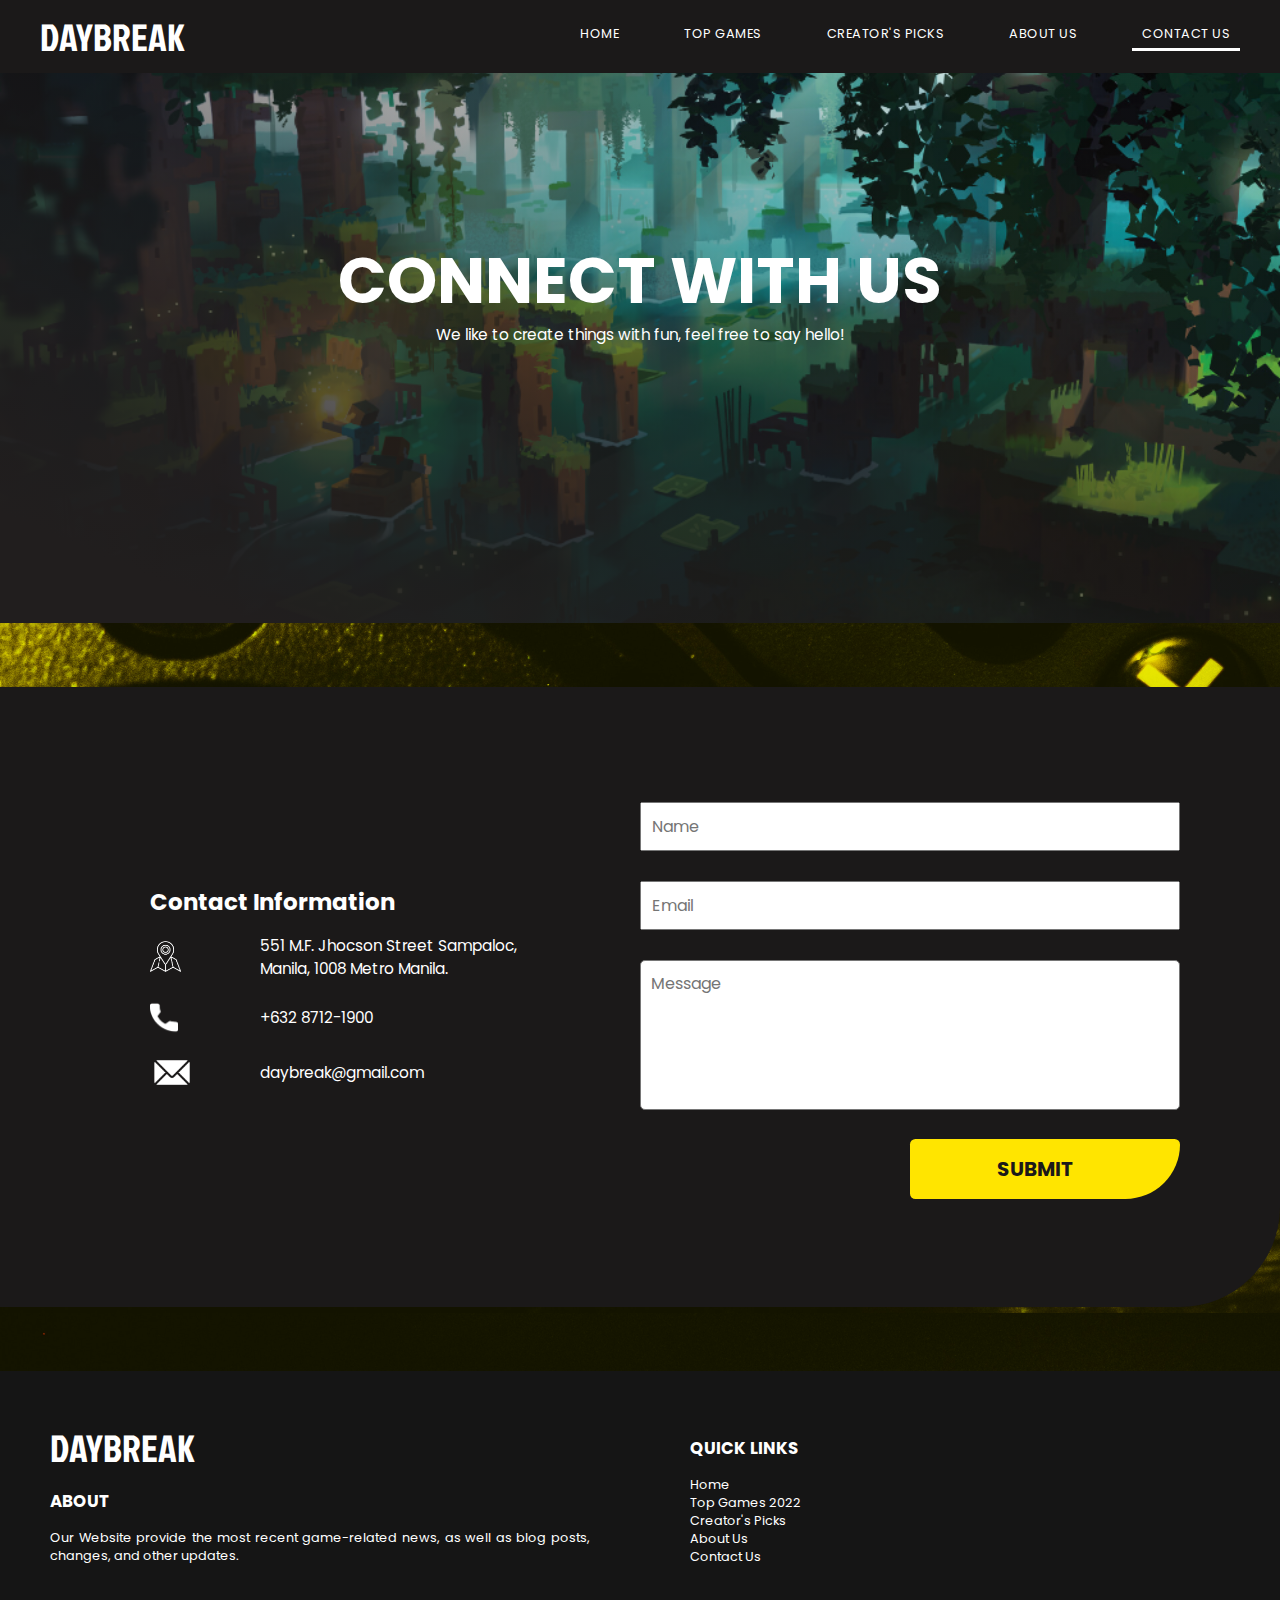
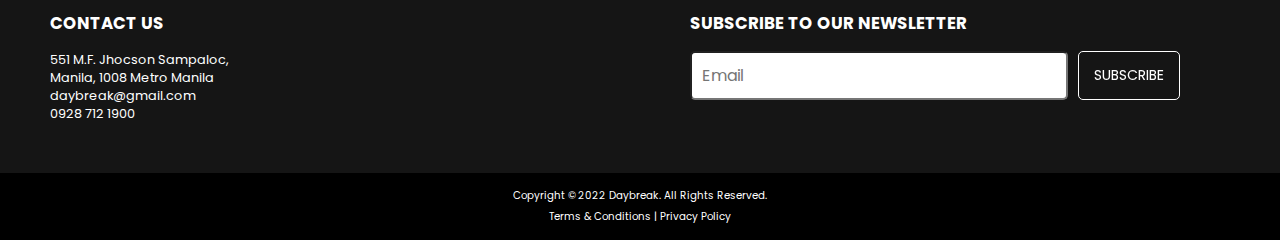
<file: pages/contact_us.html>
<!DOCTYPE html>
<html lang="en">
    <head>
        <meta charset="UTF-8">
        <meta http-equiv="X-UA-Compatible" content="IE=edge">
        <meta name="viewport" content="width=device-width, initial-scale=1.0">
        <title>DAYBREAK</title>

        <link rel="icon" href="/images/db_logo.png">
        <link rel="stylesheet" href="/css/contact_us.css">
        <link rel="stylesheet" href="/css/main/main.css">
        <link rel="stylesheet" href="/css/main/navbar.css">
        <link rel="stylesheet" href="/css/main/footer.css">
    </head>
    <body>
        <nav class="navbar">
            <div class="logo"><a href="/index.html">DAYBREAK</a></div>
            <ul class="nav-links">
                <input type="checkbox" id="checkbox_toggle" />
                <label for="checkbox_toggle" class="hamburger">&#9776;</label>
                <div class="menu">
                    <li><a href="/index.html">Home</a></li>
                    <li><a href="/pages/top_games.html">Top Games</a></li>
                    <li><a href="/pages/creators_pick.html">Creator's Picks</a></li>
                    <li><a href="/pages/about_us.html">About Us</a></li>
                    <li class="active"><a href="/pages/contact_us.html">Contact Us</a></li>
                </div>
            </ul>
        </nav>
        <main>
            <div class="wrapper">
                <header>
                    <div class="header-txt">
                        <h1>CONNECT WITH US</h1>
                        <p>We like to create things with fun, feel free to say hello!</p>
                    </div>
                </header>
            </div>
            <div class="content" id="content">
                <section class="contact-info">
                    <div class="information">
                        <h2>Contact Information</h2>
                        <div class="info">
                            <div class="infos">
                                <img src="/images/contact_us/loc-icon.png" alt="location icon" class="icon">
                                <p>551 M.F. Jhocson Street Sampaloc,<br> Manila, 1008 Metro Manila.</p>
                            </div>
                            <div class="infos">
                                <img src="/images/contact_us/phone-icon.png" alt="phone icon" class="icon">
                                <p>+632 8712-1900</p>
                            </div>
                            <div class="infos">
                                <img src="/images/contact_us/mail-icon.png" alt="mail icon" class="icon">
                                <p>daybreak@gmail.com</p>
                            </div>
                        </div>
                    </div>  
                    <div class="contact-form" >
                        <form class="contact"  action="#popup1"  method="">
                            <input type="text" id="fname" name="name" placeholder="Name" required>
                            <input type="text" id="email" name="email" placeholder="Email" required>
                            <textarea name="message" rows="5" placeholder="Message" required></textarea>
                            <input type="submit" action="#popup1" id="submit"> 
                        </form>
                    
                        <div id="popup1" class="overlay">
                        <div class="popup">
                            <a class="close" href="#content">&times;</a>
                            <h2>Submitted to DAYBREAK</h2>
                            <div class="content">
                               Thank you for submitting. We'll try to get back to you soon as we can.
                            </div>
                        </div>

                    </div>
                </section>
            </div>
        </main>

        <footer id="footer">
            <div id="grid">
                <div class="col-1">
                    <div class="logo"><a href="/index.html">DAYBREAK</a></div>
                    <div class="f-subtitle">About</div>
                    <p>Our Website provide the most recent game-related news, as well as blog posts, changes, and other updates.</p>
                </div>
                <div class="col-2">
                    <div class="f-subtitle">Quick Links</div>
                    <ul>
                        <li><a href="/index.html">Home</a></li>
                        <li><a href="/pages/top_games.html">Top Games 2022</a></li>
                        <li><a href="/pages/creators_pick.html">Creator's Picks</a></li>
                        <li><a href="/pages/about_us.html">About Us</a></li>
                        <li><a href="/pages/contact_us.html">Contact Us</a></li>
                    </ul>
                </div>
                <div class="col-3">
                    <div class="f-subtitle">Contact Us</div>
                    <p>551 M.F. Jhocson Sampaloc,<br>Manila, 1008 Metro Manila
                    <br>daybreak@gmail.com <br>0928 712 1900</p>
                </div>
                <div class="col-4" >
                    <div class="f-subtitle">Subscribe to our Newsletter</div>

                    <div class="subscribe-form">
                        <form class="subscribe"  action="#popup2"  method="">
                        <input type="text" class="subscribe-form" id="email" placeholder="Email" style="margin: 0;" required />
                        <input type="submit"  value="Subscribe" id="subscribe-btn" > 
                        </form>
                    </div>

                    <div id="popup2" class="overlay">
                        <div class="popup2">
                            <a class="close" href="#footest">&times;</a>
                            <h2>Subscribed to DAYBREAK</h2>
                            <div class="content">
                               Thank you for Subscribing to DAYBREAK.
                            </div>
                        </div>
                    </div> 
                </div>
            </div>
            <div class="footest" id="footest">
                <ul>
                    <li>Copyright © 2022 Daybreak. All Rights Reserved.</li>
                    <li>Terms & Conditions | Privacy Policy</li>
                </ul>
            </div>
        </footer>
    </body>
</html>
</file>
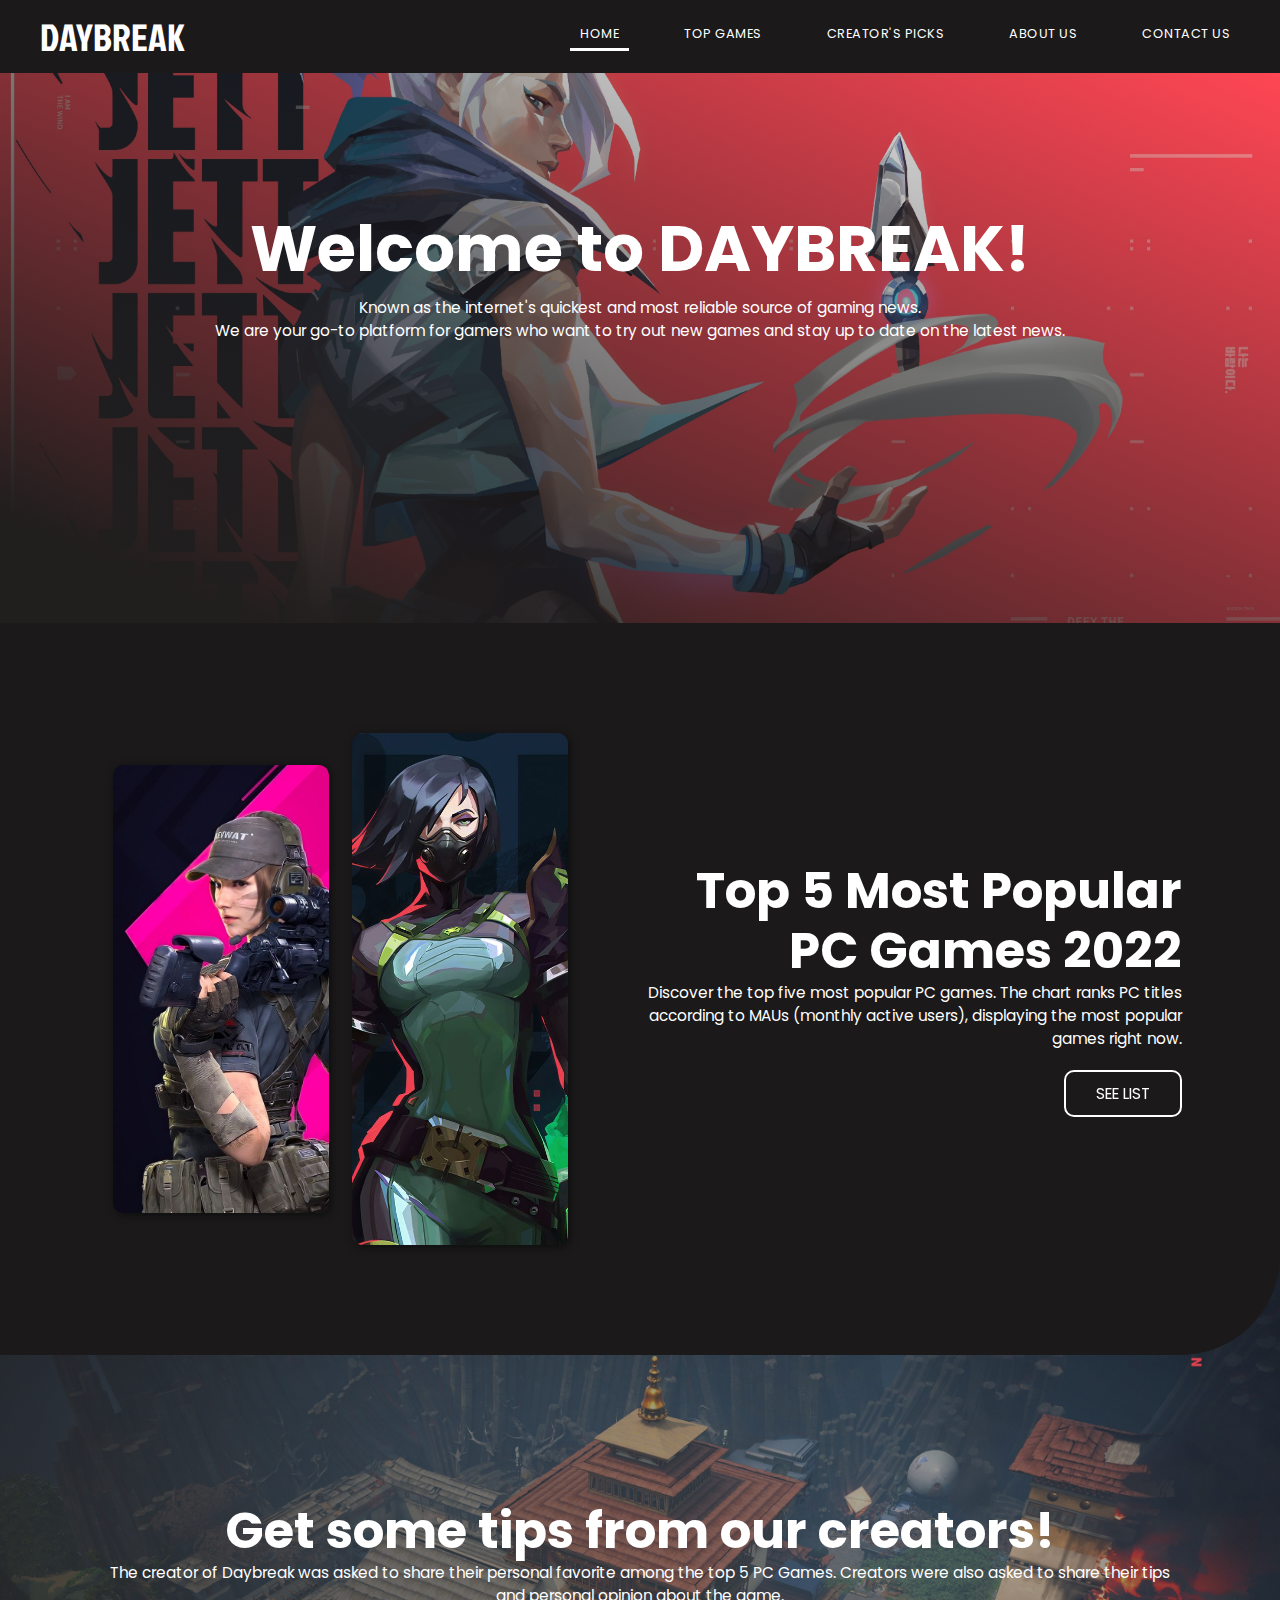
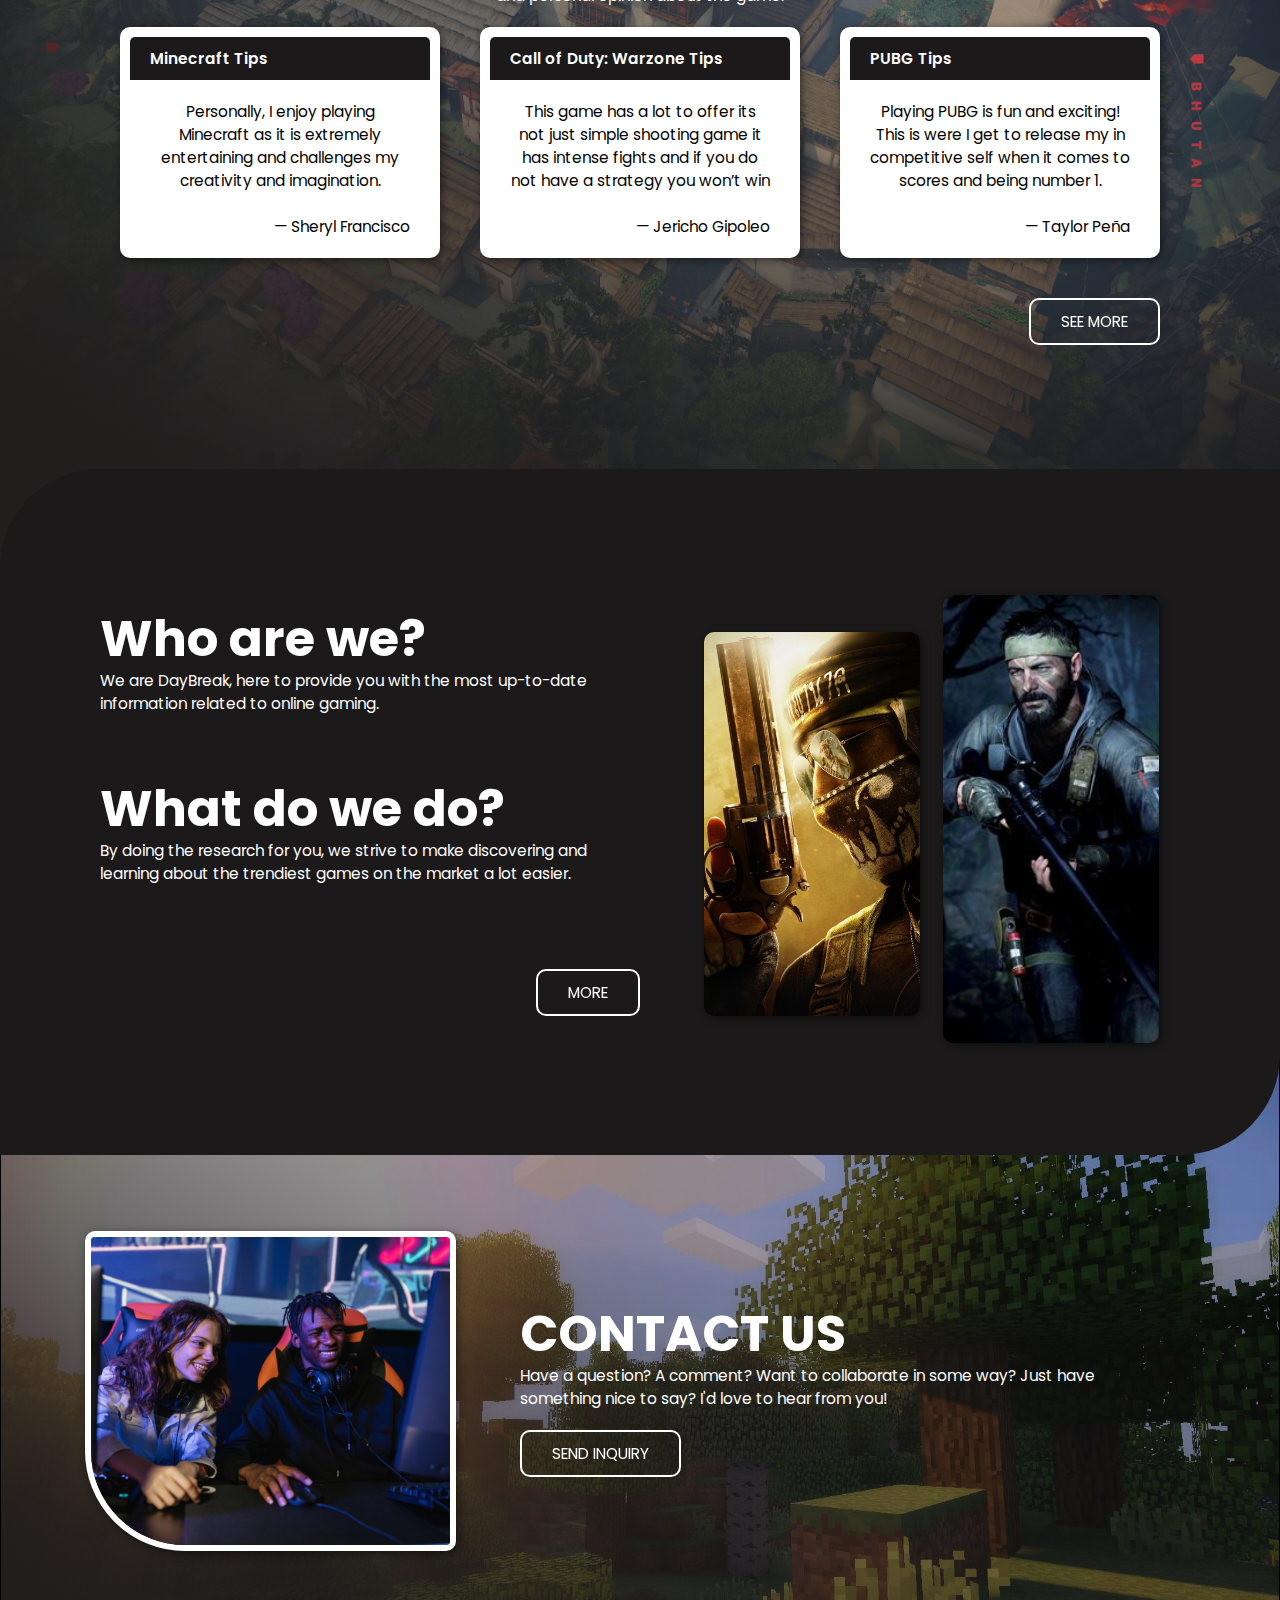
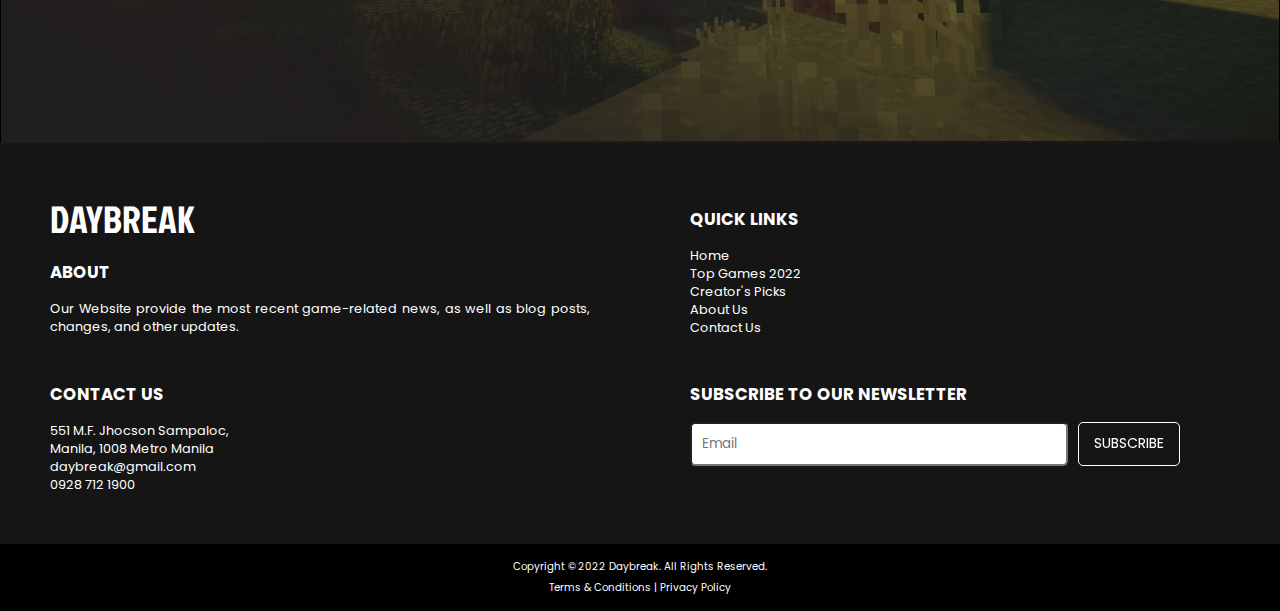
<file: pages/home_page.html>
<!DOCTYPE html>
<html lang="en">
    <head>
        <meta charset="UTF-8">
        <meta http-equiv="X-UA-Compatible" content="IE=edge">
        <meta name="viewport" content="width=device-width, initial-scale=1.0">
        <title>DAYBREAK</title>
        
        <link rel="icon" href="/images/db_logo.png">
        <link rel="stylesheet" href="/css/home_page.css">
        <link rel="stylesheet" href="/css/main/main.css">
        <link rel="stylesheet" href="/css/main/navbar.css">
        <link rel="stylesheet" href="/css/main/footer.css">
    </head>
    <body>
        <nav class="navbar">
            <div class="logo"><a href="/pages/home_page.html">DAYBREAK</a></div>
            <ul class="nav-links">
                <input type="checkbox" id="checkbox_toggle" />
                <label for="checkbox_toggle" class="hamburger">&#9776;</label>
                <div class="menu">
                    <li class="active"><a href="/pages/home_page.html">Home</a></li>
                    <li><a href="/pages/top_games.html">Top Games</a></li>
                    <li><a href="/pages/creators_pick.html">Creator's Picks</a></li>
                    <li><a href="/pages/about_us.html">About Us</a></li>
                    <li><a href="/pages/contact_us.html">Contact Us</a></li>
                </div>
            </ul>
        </nav>

        <main>
            <div class="wrapper">
                <header>
                    <div class="header-txt">
                        <h1>Welcome to DAYBREAK!</h1>
                        <p>Known as the internet's quickest and most reliable source of gaming news. 
                        <br>We are your go-to platform for gamers who want to try out new games and stay up to date on the latest news.</p>
                    </div>
                </header>
            </div>

            <div class="overlaps">
                <div class="content">
                    <div class="top5">
                        <img src="/images/home_page/hp_cs.jpg" alt="Counter Strike Character" class="img1"> 
                        <img src="/images/home_page/hp_valo.jpg" alt="Valorant Character" class="img2">  
                        <div class="top5-text">
                            <h2>Top 5 Most Popular <br> PC Games 2022</h2>
                            <p>Discover the top five most popular PC games. The chart ranks PC titles according to
                            MAUs (monthly active users), displaying the most popular games right now.</p>
                            <div class="button"><a href="/pages/top_games.html">SEE LIST</a></div>
                        </div>
                    </div>
                </div>
    
                <section class="cp-tips"> 
                    <div class="tips-gradient">
                        <div class="tips-text">
                            <h2>Get some tips from our creators! </h2>
                            <p>The creator of Daybreak was asked to share their personal favorite among 
                                the top 5 PC Games. Creators were also asked to share their tips and personal opinion about the game.</p>
                        </div>  
                        <div class="tips"> 
                            <div class="card">
                                <div class="card-title"> Minecraft Tips</div>
                                <div class="card-body">
                                    <p>Personally, I enjoy playing Minecraft as it is extremely entertaining and challenges my creativity and imagination.</p>
                                    <p class="quote-from"><br>— Sheryl Francisco</p>
                                </div>
                            </div>
                            <div class="card">
                                <div class="card-title">Call of Duty: Warzone Tips</div> 
                                <div class="card-body">
                                    <p>This game has a lot to offer its not just simple shooting game it has intense fights and if you do not have a strategy you won’t win</p>
                                    <p class="quote-from"><br>— Jericho Gipoleo</p>
                                </div>
                            </div>
                            <div class="card">
                                <div class="card-title">PUBG Tips</div> 
                                <div class="card-body">
                                    <p>Playing PUBG is fun and exciting! This is were I get to release my in competitive self when it comes to scores and being number 1.</p>
                                    <p class="quote-from"><br>— Taylor Peña</p>
                                </div>
                            </div>   
                        </div>
                        <div class="button" style="margin-right: 20px;" id="right-btn"><a href="/pages/creators_pick.html">SEE MORE</a></div>
                    </div>
                </section>

                <div class="overlap">
                    <div class="mid-content">
                        <div class="about-us">
                            <div class="aboutus-text">
                                <h2>Who are we?</h2>
                                <p id="au-text">We are DayBreak, here to provide you with the most up-to-date information related to online gaming.</p>
                                <h2> What do we do?</h2>
                                <p id="au-text">By doing the research for you, we strive to make discovering and learning about the trendiest games on the market a lot easier.</p>
                                <div class="button" id="right-btn"><a href="/pages/about_us.html">MORE</a></div>
                            </div>
                            <img src="/images/home_page/hp_cod.jpg" alt="Call of Duty Character" class="img3"> 
                            <img src="/images/home_page/hp_cod2.jpg" alt="Call of Duty Character" class="img4">
                        </div>
                    </div>
    
                    <section class="contactus">
                        <div class="contact-gradient">
                            <div class="contact-text">
                                <img src="/images/home_page/contact.jpg" class="img5"> 
                                <div class="contactus-text">
                                    <h2>CONTACT US</h2>
                                    <p>Have a question? A comment? Want to collaborate in some way? Just have something nice to say? I'd love to hear from you! </h4>
                                    <div class="button"><a href="/pages/contact_us.html">SEND INQUIRY</a></div>
                                </div>
                            </div>
                        </div>
                    </section>
                </div>
            </div>
        </main>

        <footer>
            <div id="grid">
                <div class="col-1">
                    <div class="logo"><a href="/pages/home_page.html">DAYBREAK</a></div>
                    <div class="f-subtitle">About</div>
                    <p>Our Website provide the most recent game-related news, as well as blog posts, changes, and other updates.</p>
                </div>
                <div class="col-2">
                    <div class="f-subtitle">Quick Links</div>
                    <ul>
                        <li><a href="/pages/home_page.html">Home</a></li>
                        <li><a href="/pages/top_games.html">Top Games 2022</a></li>
                        <li><a href="/pages/creators_pick.html">Creator's Picks</a></li>
                        <li><a href="/pages/about_us.html">About Us</a></li>
                        <li><a href="/pages/contact_us.html">Contact Us</a></li>
                    </ul>
                </div>
                <div class="col-3">
                    <div class="f-subtitle">Contact Us</div>
                    <p>551 M.F. Jhocson Sampaloc,<br>Manila, 1008 Metro Manila
                    <br>daybreak@gmail.com <br>0928 712 1900</p>
                </div>
                <div class="col-4">
                    <div class="f-subtitle">Subscribe to our Newsletter</div>
                    <div class="subscribe">
                        <input type="text" class="subscribe-form" id="email" placeholder="Email" style="margin: 0;"/>
                        <!-- <button class="subscribe-btn">Subscribe</button> -->
                        <a class="subscribe-btn" href="#popup2" id="subscribe-btn"> Subscribe</a> 
                    </div>
                    <div id="popup2" class="overlay">
                        <div class="popup2">
                            <a class="close" href="#grid">&times;</a>
                            <h2>Subscribe to DAYBREAK</h2>
                            <div class="content">
                               Thank you for Subscribing to DAYBREAK.
                            </div>
                        </div>
                    </div> 
                </div>
            </div>
            <div class="footest">
                <ul>
                    <li>Copyright © 2022 Daybreak. All Rights Reserved.</li>
                    <li>Terms & Conditions | Privacy Policy</li>
                </ul>
            </div>
        </footer>
    </body>
</html>
</file>
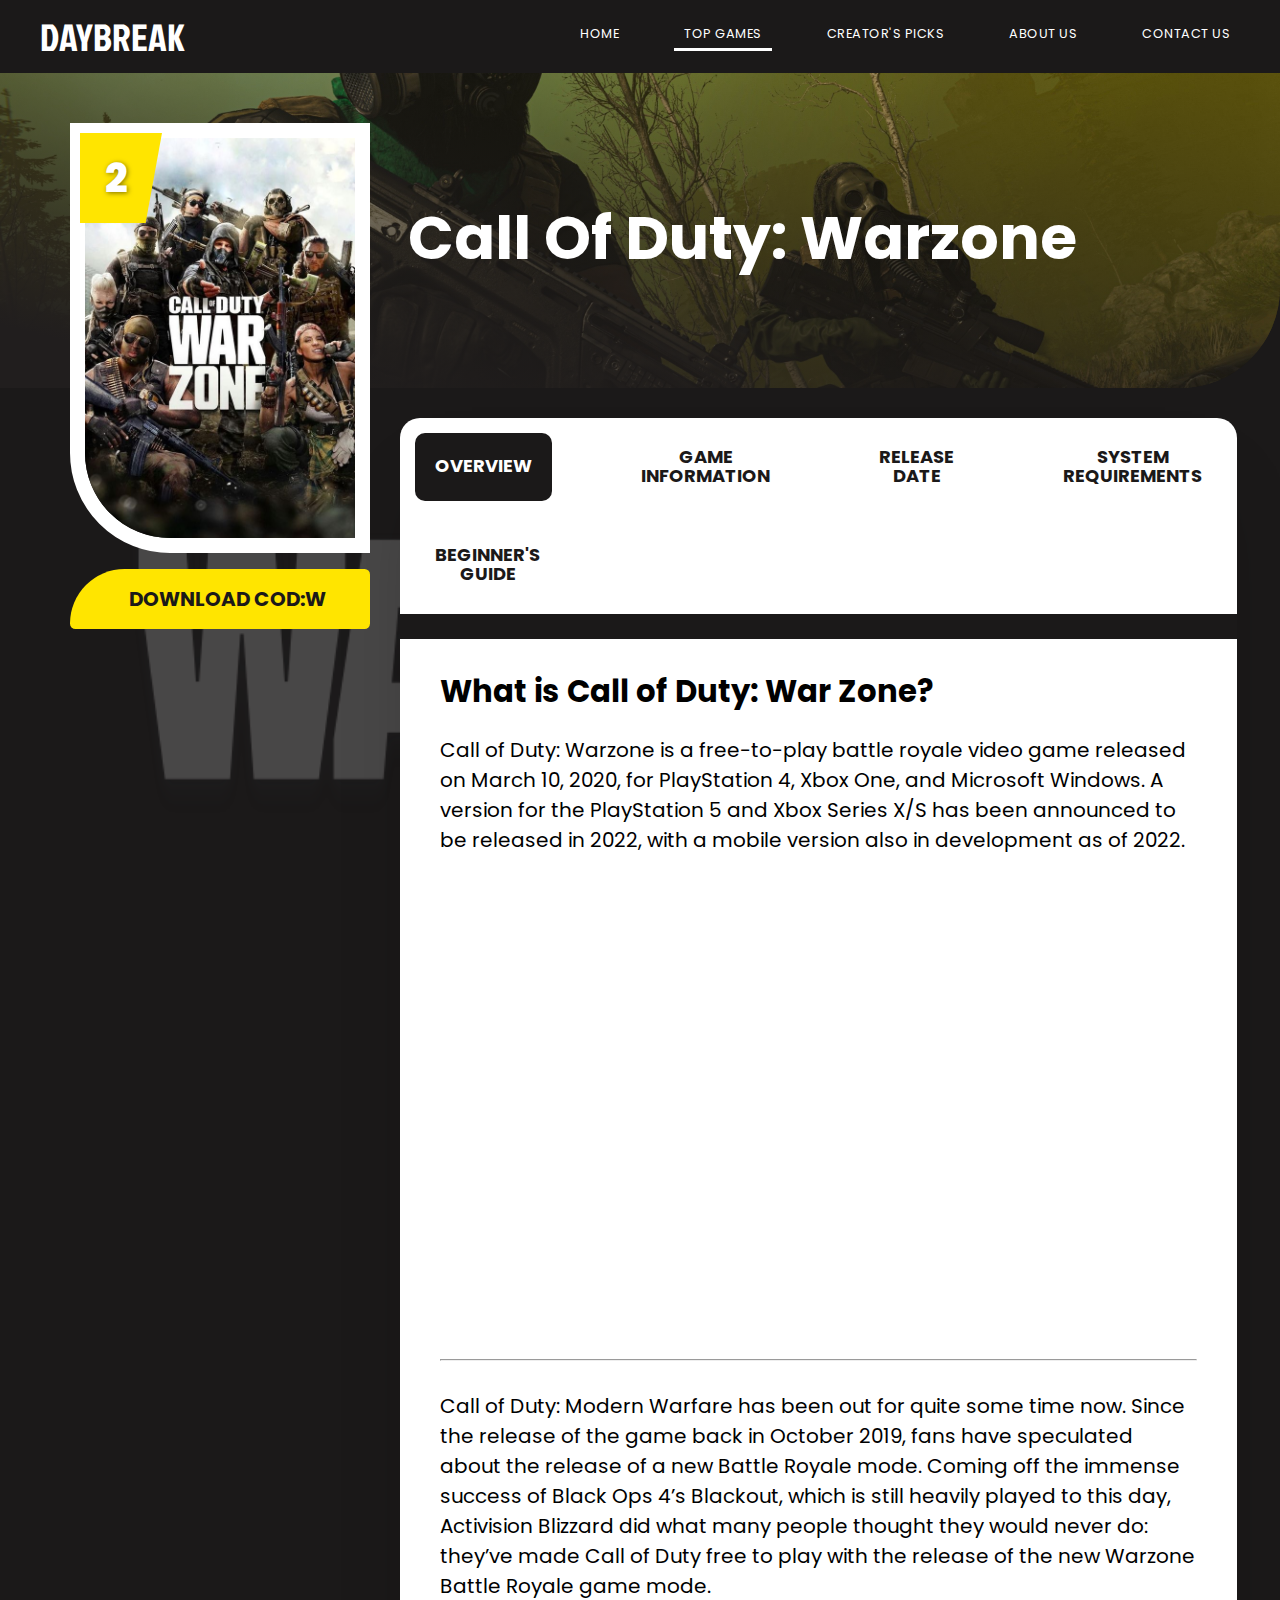
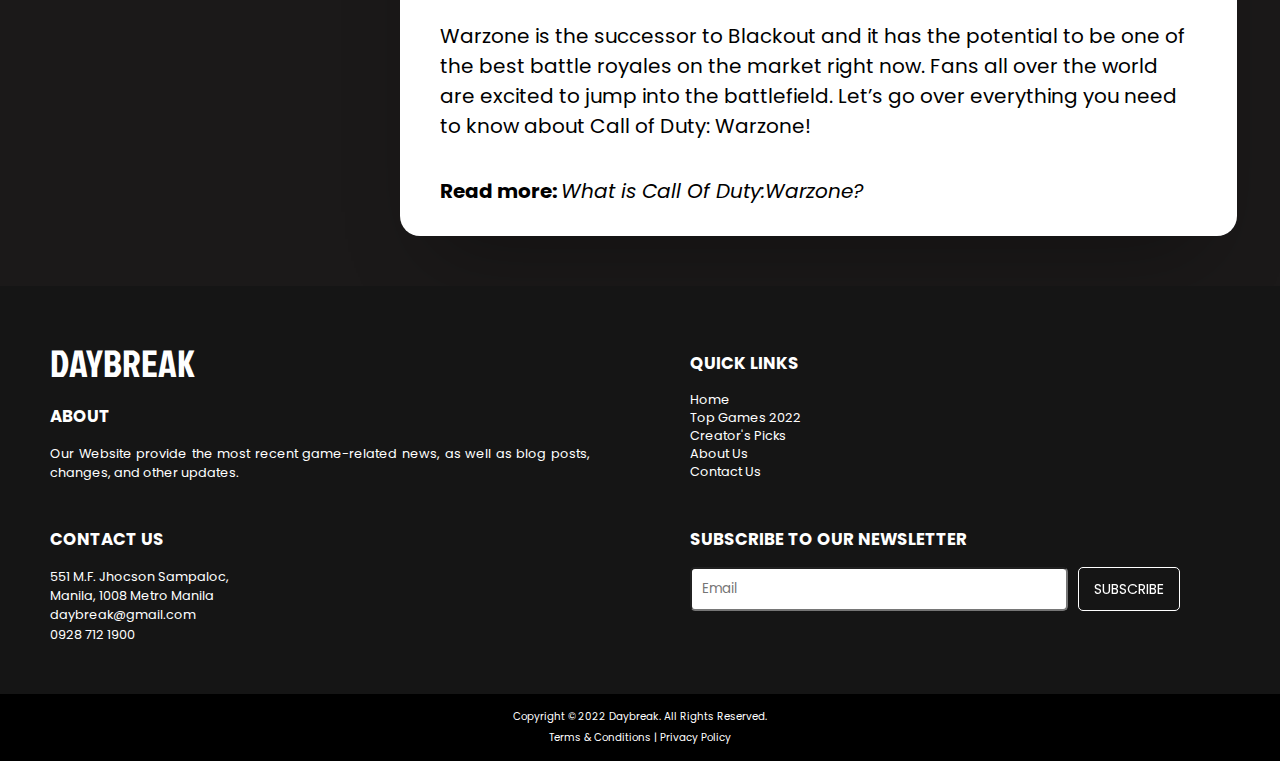
<file: pages/top_games/cod.html>
<!DOCTYPE html>
<html lang="en">
    <head>
        <meta charset="UTF-8">
        <meta http-equiv="X-UA-Compatible" content="IE=edge">
        <meta name="viewport" content="width=device-width, initial-scale=1.0">
        <title>DAYBREAK</title>

        <link rel="icon" href="/images/db_logo.png">
        <link rel="stylesheet" href="/css/top_games/cod.css">
        <link rel="stylesheet" href="/css/main/main.css">
        <link rel="stylesheet" href="/css/main/navbar.css">
        <link rel="stylesheet" href="/css/main/footer.css">
    </head>
    <body>
        <div id="main">
            <nav class="navbar">
                <div class="logo"><a href="/index.html">DAYBREAK</a></div>
                <ul class="nav-links">
                    <input type="checkbox" id="checkbox_toggle" />
                    <label for="checkbox_toggle" class="hamburger">&#9776;</label>
                    <div class="menu">
                        <li><a href="/index.html">Home</a></li>
                        <li class="active"><a href="/pages/top_games.html">Top Games</a></li>
                        <li><a href="/pages/creators_pick.html">Creator's Picks</a></li>
                        <li><a href="/pages/about_us.html">About Us</a></li>
                        <li><a href="/pages/contact_us.html">Contact Us</a></li>
                    </div>
                </ul>
            </nav>
            <img class="games-bg" src="/images/gamesbg_logo/cod_logo.png" alt="call of duty: warzone background">
            <main>
                <div class="wrapper">
                    <header>
                        <div class="header-txt">
                            <div id="game-title">Call Of Duty: Warzone</div>
                        </div>
                        <div class="game">
                            <div class="game-img">
                                <img class="game-image" src="/images/top_games/tp_cod.jpg" alt="Call Of Duty: Wazone thumbnail">
                                <div class="container-absolute">
                                    <div class="rank">
                                        <div class="ranking">2</div>
                                    </div>
                                </div>
                            </div>
                            <a href="https://www.callofduty.com/warzone/download" target="_blank"><button class="game-btns" id="download">Download COD:W</button></a>
                        </div>
                    </header>
                    <div class="content">
                        <div class="space"></div>
                        <div class="tabs">
                            <!-- OVERVIEW -->
                            <input class="tabs-radio" name="game-tabs" type="radio" id="cod-overview" checked/>
                            <label class="tabs-label" style="line-height: 35px;" for="cod-overview">Overview</label>
                            <div class="tabs-content">
                                <h1>What is Call of Duty: War Zone?</h1>
                                <p>Call of Duty: Warzone is a free-to-play battle royale video game released on March 10, 2020, for PlayStation 4, Xbox One, and Microsoft Windows. A version for the PlayStation 5 and Xbox Series X/S has been announced to be released in 2022, with a mobile version also in development as of 2022.</p>
                                <iframe src="https://www.youtube.com/embed/0E44DClsX5Q" title="YouTube video player" frameborder="0" allow="accelerometer; autoplay; clipboard-write; encrypted-media; gyroscope; picture-in-picture" allowfullscreen></iframe>
                                <hr>
                                <p>Call of Duty: Modern Warfare has been out for quite some time now. Since the release of the game back in October 2019, fans have speculated about the release of a new Battle Royale mode. Coming off the immense success of Black Ops 4’s Blackout, which is still heavily played to this day, Activision Blizzard did what many people thought they would never do: they’ve made Call of Duty free to play with the release of the new Warzone Battle Royale game mode.</p>
                                <p>Warzone is the successor to Blackout and it has the potential to be one of the best battle royales on the market right now. Fans all over the world are excited to jump into the battlefield. Let’s go over everything you need to know about Call of Duty: Warzone!</p>
                                
                                <div class="source">
                                    <p><strong>Read more: </strong><em><a href="https://blog.gfuel.com/call-of-duty-warzone" target="_blank">What is Call Of Duty:Warzone?</a></em></p>
                                </div>
                            </div>

                            <!-- GAME INFORMATION -->
                            <input class="tabs-radio" name="game-tabs" type="radio" id="cod-gameinfo"/>
                            <label class="tabs-label" for="cod-gameinfo">Game<br>Information</label>
                            <div class="tabs-content" id="gameinfo-content">
                                <div class="vertical-tabs">
                                    <input class="vtabs" type="radio" name="slider" checked id="Characters">
                                    <input class="vtabs" type="radio" name="slider" id="Weapons">
                                    <input class="vtabs" type="radio" name="slider" id="Vehicles">
                                    <input class="vtabs" type="radio" name="slider" id="modes">
                                    <div class="tabs-list">
                                        <label for="Characters" class="Characters">Characters</label>
                                        <label for="Weapons" class="Weapons">Weapons</label>
                                        <label for="Vehicles" class="Vehicles">Vehicles</label>
                                        <label for="modes" class="modes">Game Modes</label>
                                        <div class="slider"></div>
                                    </div>
                                    <div class="text-content">
                                        <!-- Characters -->
                                        <div class="Characters text">
                                            <h1>Characters</h1>
                                            <p>Warzone allows online multiplayer combat among 150 players, although some limited-time game modes support 200 players. Other modes include Plunder, Rebirth: Resurgence, Buy Back, Payload and Clash. The game features both cross-platform play and cross-platform progression between three games.</p>
                                            <hr>
                                            <ul>
                                            <h3>SAS Operators</h3>
                                            <li><b>Ghost</b>: While the Ghost character may be wrapped up in controversy due to actor Jeff Leach, his design has made him a favorite with fans. Boasting a skull mask and cloak, he stands out for his hidden pastspand is one of Price’s most trusted allies.</li>
                                            <li><b>Thorne</b>: A straightforward Soldier, Thorne wears a similar hat to Captain Price and served under the man himself for three years. He also wears the Union Jack flag on his vest.</li>
                                            <li><b>Charly</b>: Charly also rocks the classic, SAS-style hat alongside a long-sleeved undershirt. She grew up hunting poachers in Africa, eventually joining the British Army and befriending Kate Laswell.</li>
                                            <h3>Warcom Operators</h3>
                                            <li><b>Talon</b>: This Canadian operator is known for their unique, bird-based finishing move. Boasting some Native American roots alongside black face paint on the upper part of his face, Talon is one of the more unique Operators.</li>
                                            <li><b>Domino</b>: This French Operator started as an Olympic sprinter before joining the military, and she is described as highly competitive because of this. She rocks a modern military getup.</li>
                                            <li><b>Golem</b>: Another ghillie suit wearer, Golem is an expert bow hunter and tracker who comes from a family with a history of soldiers. He is also good at cooking and storytelling.</li> 
                                            <h3>Demon Dogs Operators</h3>
                                            <li><b>D-Day</b>: Wearing a bandana along with some shades and a large beard, D-Day is an Army Ranger from Texas.</li>
                                            <li><b>Sparks</b>: An experience sergeant, Sparks has also worked with Shadow Company. His outfit sees him in a snowy white ghillie suit, though his face is exposed.</li>
                                            <li><b>Alice</b>: Following her family as a refugee, Alice served in Afghanistan and excelled as a soldier. She also recruited D-Day. She wears a vest and cap, and her arms are exposed.</li> 
                                            <h3>Spetsnaz Operators</h3>
                                            <li><b>Minotaur</b>: The biggest Operator in the game, this massive blonde Russian is terrifying in-game. Having been placed on psychiatric leave for years, he has since returned to service.</lip>
                                            <li><b>Bale</b>: The commanding officer of Minotaur, Bale is a “legend among the Spetsnaz.” He learned to walk again after being injured in combat.</li>
                                            <li><b>Rodion</b>: Rocking no gear apart from a helmet, Rodion’s unique look likely coincides with his cockiness due to young age. He also grew up watching old action movies.</li>
                                            <h3>Jackals Operators</h3>
                                            <li><b>Mace</b>: A masked Operator like Ghost, Mace’s arms are marked with traditional scars to honor his South African heritage.</li>
                                            <li><b>Azur</b>: An Al Qatala arms dealer, Azur is ambitious. He wears a head wrap and scarf with a large beard.</li>
                                            <li><b>Grinch</b>: Having an unknown origin, Grinch wears a hood along with a mask. Only his lips, nose, and eyes are visible, and he killed 3 Jackals before being recruited himself.</li>
                                            </ul>
                                            <div class="source">
                                                <p><strong>Read more: </strong><em><a href="https://blog.gfuel.com/call-of-duty-warzone" target="_blank">Call Of Duty:Warzone: Characters</a></em></p>
                                            </div>
                                        </div>

                                        <!-- Weapons -->
                                        <div class="Weapons text">
                                            <h1>Weapon</h1>
                                            <p>There are 30 new primary weapons and 12 new secondary weapons in Call of Duty: Warzone Pacific with the integration of Vanguard. This weapons guide will give you all you need to know about each weapon and what its focus is</p>
                                            <hr>
                                            <h3>Assault Rifles</h3>
                                            <div class="img-layout">
                                                <div class="content-image">
                                                    <img class="v-image" src="/images/cod/cod_weapons/assault_m13.png" alt="">
                                                    <div class="name-label">M13</div>
                                                </div>
                                                <div class="content-image">
                                                    <img class="v-image" src="/images/cod/cod_weapons/assault_m4a1.png" alt="">
                                                    <div class="name-label">M4A1</div>
                                                </div>
                                                <div class="content-image">
                                                    <img class="v-image" src="/images/cod/cod_weapons/assault_fr5.56.png" alt="">
                                                    <div class="name-label">FR 5.56</div>
                                                </div>
                                                <div class="content-image">
                                                    <img class="v-image" src="/images/cod/cod_weapons/assault_ak47.png" alt="">
                                                    <div class="name-label">AK-47</div>
                                                </div>                                              
                                                <div class="content-image">
                                                    <img class="v-image" src="/images/cod/cod_weapons/assault_fal.png" alt="">
                                                    <div class="name-label">FAL</div>
                                                </div>
                                                <div class="content-image">
                                                    <img class="v-image" src="/images/cod/cod_weapons/assault_fnscar17.png" alt="">
                                                    <div class="name-label">FN SCAR 17</div>
                                                </div>                                              
                                            </div>
                                            <h3>Submachine Guns</h3>
                                            <div class="img-layout">
                                                <div class="content-image">
                                                    <img class="v-image" src="/images/cod/cod_weapons/submachine_mp5.png" alt="">
                                                    <div class="name-label">MP5</div>
                                                </div>
                                                <div class="content-image">
                                                    <img class="v-image" src="/images/cod/cod_weapons/submachine_mp7.png" alt="">
                                                    <div class="name-label">MP7</div>
                                                </div>
                                                <div class="content-image">
                                                    <img class="v-image" src="/images/cod/cod_weapons/submachine_aug.png" alt="">
                                                    <div class="name-label">AUG</div>
                                                </div>
                                                <div class="content-image">
                                                    <img class="v-image" src="/images/cod/cod_weapons/submachine_p90.png" alt="">
                                                    <div class="name-label">P90</div>
                                                </div>                                              
                                                <div class="content-image">
                                                    <img class="v-image" src="/images/cod/cod_weapons/submachine_pp19bizon.png" alt="">
                                                    <div class="name-label">PP19 BIZON</div>
                                                </div>
                                                <div class="content-image">
                                                    <img class="v-image" src="/images/cod/cod_weapons/submachine_uzi.png" alt="">
                                                    <div class="name-label">UZI</div>
                                                </div>                                        
                                            </div>
                                            <h3>Shotguns</h3>
                                            <div class="img-layout">
                                                <div class="content-image">
                                                    <img class="v-image" src="/images/cod/cod_weapons/shotguns_model680.png" alt="">
                                                    <div class="name-label">MODEL 680</div>
                                                </div>
                                                <div class="content-image">
                                                    <img class="v-image" src="/images/cod/cod_weapons/shotguns_r90.png" alt="">
                                                    <div class="name-label">R9-0</div>
                                                </div>
                                                <div class="content-image">
                                                    <img class="v-image" src="/images/cod/cod_weapons/shotguns_725.png" alt="">
                                                    <div class="name-label">725</div>
                                                </div>
                                                <div class="content-image">
                                                    <img class="v-image" src="/images/cod/cod_weapons/shotguns_origin12.png" alt="">
                                                    <div class="name-label">ORIGIN 12 SHOTGUN</div>
                                                </div>                                              
                                                <div class="content-image">
                                                    <img class="v-image" src="/images/cod/cod_weapons/shotguns_vlkrogue.png" alt="">
                                                    <div class="name-label">VLK ROGUE</div>
                                                </div>
                                                <div class="content-image">
                                                    <img class="v-image" src="/images/cod/cod_weapons/shotguns_jak12.png" alt="">
                                                    <div class="name-label">JAK-12</div>
                                                </div>
                                            </div>
                                            <h3>LMGs</h3>
                                            <div class="img-layout">
                                                <div class="content-image">
                                                    <img class="v-image" src="/images/cod/cod_weapons/lmg_m91.png" alt="">
                                                    <div class="name-label">M91</div>
                                                </div>
                                                <div class="content-image">
                                                    <img class="v-image" src="/images/cod/cod_weapons/lmg_pkm.png" alt="">
                                                    <div class="name-label">PKM</div>
                                                </div>
                                                <div class="content-image">
                                                    <img class="v-image" src="/images/cod/cod_weapons/lmg_mg34.png" alt="">
                                                    <div class="name-label">MG34</div>
                                                </div>
                                                <div class="content-image">
                                                    <img class="v-image" src="/images/cod/cod_weapons/lmg_sa87.png" alt="">
                                                    <div class="name-label">SA87</div>
                                                </div>                                              
                                                <div class="content-image">
                                                    <img class="v-image" src="/images/cod/cod_weapons/lmg_holger26.png" alt="">
                                                    <div class="name-label">HOLGER</div>
                                                </div>
                                                <div class="content-image">
                                                    <img class="v-image" src="/images/cod/cod_weapons/lmg_mk9bruen.png" alt="">
                                                    <div class="name-label">MK9</div>
                                                </div>                                          
                                            </div>
                                            <div class="source">
                                                <p><strong>Read more: </strong><em><a href="https://gamewith.net/cod-modernwarfare/article/show/11872" target="_blank">Call Of Duty:Warzone: Weapons</a></em></p>
                                            </div>
                                        </div>

                                        <!-- Vehicles -->
                                        <div class="Vehicles text">
                                            <h1>Vehicles</h1>
                                            <p>Vehicles in Call of Duty: Warzone are fun, but incredibly dangerous. Throughout Verdansk there are a number of vehicles you can take your squad around in. Here’s a breakdown from safest to death-box o’clock:</p>
                                            <p>Keep in mind that occupied vehicles show up on the map, so be aware that you are drawing attention to yourself if you're in one!</p>
                                            <p>Vehicles can also explode in a very deadly way with enough damage (each has different amounts of HP based on size), so keep an eye on the vehicle health meter, and consider bailing if it is flashing red.</p> 
                                            <hr>
                                            <div class="img-layout">
                                                <div class="content-image">
                                                    <img class="v-image" src="/images/cod/cod_vehicles/vehicles_atv.jpg" alt="Call of Duty: ATV">  
                                                    <div class="name-label">ATV</div>
                                                </div>
                                                <div class="content-image">
                                                    <img class="v-image" src="/images/cod/cod_vehicles/vehicles_tacticalrover.jpg" alt="Call of Duty: TACTICAL ROVER">  
                                                    <div class="name-label">TACTICAL ROVER</div>
                                                </div>
                                                <div class="content-image">
                                                    <img class="v-image" src="/images/cod/cod_vehicles/vehicles_suv.jpg" alt="Call of Duty: SUV">  
                                                    <div class="name-label">SUV</div>
                                                </div>
                                                <div class="content-image">
                                                    <img class="v-image" src="/images/cod/cod_vehicles/vehicles_cargotruck.jpg" alt="Call of Duty: CARGO TRUCK">  
                                                    <div class="name-label">CARGO TRUCK</div>
                                                </div>
                                                <div class="content-image">
                                                    <img class="v-image" src="/images/cod/cod_vehicles/vehicles_helicopter.jpg" alt="Call of Duty: HELICOPTER">  
                                                    <div class="name-label">HELICOPTER</div>
                                                </div>
                                                <div class="content-image">
                                                    <div class="filler"></div>
                                                </div>                                              
                                            </div>
                                            <div class="source">
                                                <p><strong>Read more: </strong><em><a href="https://gamewith.net/cod-modernwarfare/article/show/13569" target="_blank">Call Of Duty:Warzone: Vehicles</a></em></p>
                                            </div>
                                        </div>

                                        <!-- GAME MODES -->
                                        <div class="modes text">
                                            <h1>Game Modes</h1>
                                            <p>Warzone features two primary game modes: Battle Royale and Plunder,. It supports up to 150 players in a single match, which exceeds the typical size of 100 players seen in other battle royale titles. Some limited-time modes support 200 players.</p>
                                            <hr>
                                            <h3>Battle Royale</h3>
                                            <p>Which has support for up to 150 players</p>
                                            <h3>Plunder</h3>
                                            <p>In which players try to collect $1 million in cash before the other squads. CharlieIntel noted this about the new game mode, as they were given access to Warzone ahead of the release:</p>
                                            <p>Plunder has a 30-minute timer for players to reach $1 million in cash. When a team reaches $1 million in cash secured, an overtime phase is triggered in the mode. The team that deposited the $1 million in cash has their $1 million secured. During this overtime phase, the amount of cash you find is doubled. The team with the most cash when the time ends wins the match.</p>
                                            <p>If no one reaches $1 million in cash by the 30-minute mark, the team with the most money wins.</p>
                                            <h3>Solos</h3>
                                            <p>The newest mode added in Warzone. Here are the basics from the Activision Blog:</p>
                                            <p>In Solos, you drop into Verdansk alone with Battle Royale rules. That means no squadmates, no friends – only you and a pistol with a few bullets. Think of this as Free-For-All in a traditional Call of Duty game, but on a massive scale.</p>
                                            <p>As you loot, complete Contracts, and survive against up to 149 other players, the circle collapse will roll in just as it does in a normal Battle Royale. The Gulag will still welcome in prisoners of the Warzone, but if you die in that 1v1 Gunfight, forget any form of redeployment – you’re out for good.</p>
                                            <p>The last Operator standing wins.</p>
                                            <div class="source">
                                                <p><strong>Read more: </strong><em><a href="https://blog.gfuel.com/call-of-duty-warzone" target="_blank">Call Of Duty:Warzone: Game Modes</a></em></p>
                                            </div>
                                        </div>
                                    </div>
                                </div>
                            </div>

                            <!-- RELEASE DATE -->
                            <input class="tabs-radio" name="game-tabs" type="radio" id="cod-release"/>
                            <label class="tabs-label" for="cod-release">Release<br>Date</label>
                            <div class="tabs-content">
                                <h1>Release Date</h1>
                                <p>Call of Duty: Warzone is a free-to-play battle royale video game released on March 10, 2020, for PlayStation 4, Xbox One, and Microsoft Windows.</p>
                                <div class="source">
                                    <p><strong>Read more: </strong><em><a href="https://bartoll.se/2022/02/call-of-duty-warzone-modelled-russian-invasion/" target="_blank">Call Of Duty:Warzone: Release Date</a></em></p>
                                </div>
                            </div>

                            <!-- SYSTEM REQUIREMENTS -->
                            <input class="tabs-radio" name="game-tabs" type="radio" id="cod-system"/>
                            <label class="tabs-label" for="cod-system">System<br>Requirements</label>
                            <div class="tabs-content">
                                <h1>MINIMUM SPECS</h1>
                                <div class="system-cards">
                                    <div class="specifications">
                                    <div class="specs">
                                        <h4>OPERATING SYSTEM</h4>
                                        <p>Windows 10 or later 64-bit</p>
                                        </div>
                                        <div class="specs">
                                        <h4>CPU</h4>
                                        <p>Intel Core i3-4340 (Intel)<br>AMD FX-6300 (AMD)</p>
                                        </div>
                                        <div class="specs">
                                        <h4>GPU</h4>
                                        <p>NVIDIA GeForce GTX 670 <br> Radeon HD 7950</p>
                                        </div>
                                        <div class="specs">
                                        <h4>HDD</h4>
                                        <p>175GB HD space</p>
                                        </div>
                                        <div class="specs">
                                            <h4>RAM</h4>
                                            <p>8GB</p>
                                            </div>
                                    </div>
                                </div>
                                <h1 style="margin-top: 20px;">RECOMMENDED SPECS</h1>
                                <div class="system-cards">
                                    <div class="specifications">
                                    <div class="specs">
                                        <h4>OPERATING SYSTEM</h4>
                                        <p>Windows 10 or later 64-bit</p>
                                        </div>
                                        <div class="specs">
                                        <h4>CPU</h4>
                                        <p>Intel Core i3-4340 (Intel)<br>AMD FX-6300 (AMD)</p>
                                        </div>
                                        <div class="specs">
                                        <h4>GPU</h4>
                                        <p>NVIDIA GeForce GTX 670 <br> Radeon HD 7950</p>
                                        </div>
                                        <div class="specs">
                                        <h4>HDD</h4>
                                        <p>175GB HD space</p>
                                        </div>
                                        <div class="specs">
                                            <h4>RAM</h4>
                                            <p>8GB</p>
                                        </div>
                                    </div>
                                </div>
                                <div class="source">
                                    <p><strong>Read more: </strong><em><a href="https://blog.gfuel.com/call-of-duty-warzone" target="_blank">Call of Duty:Warzone: System Requirements</a></em></p>
                                </div>
                            </div>

                            <!-- BEGINNER'S GUIDE -->
                            <input class="tabs-radio" name="game-tabs" type="radio" id="cod-beginner"/>
                            <label class="tabs-label" for="cod-beginner">Beginner's<br>Guide</label>
                            <div class="tabs-content">
                                <h1>Beginner's Guide</h1>
                                <p>We have listed the main facts that players should know to reduce frustration when they enter a game. Some things are similar to other battle royales, while others will throw players for a loop. Keep reading to learn everything you need to know about how Call of Duty: Warzone works!</p>
                                <hr>
                                <ul>
                                    <li>In the start of the game make sure to pick up atleast 1 weapon to defend yourself</li>
                                    <li>Stay inside the safezone/white ring.</li>
                                    <li>Make the most of armour plates.</li>
                                    <li>Pay attention to the map or compass.</li>
                                    <li>Listen to the footsteps.</li>
                                    <li>If you are playing a squad you can pick a attachment for your teammate.</li>
                                    <li>Use meta weapons to have a advantage.</li>
                                    <li>Cut your parachute to reach further away and land faster./li>
                                    <li>Have a strategy.</li>
                                    <li>Take the highground to have advantage.</li>
                                </ul>
                                <iframe src="https://www.youtube.com/embed/c7S2__utVOE" title="YouTube video player" frameborder="0" allow="accelerometer; autoplay; clipboard-write; encrypted-media; gyroscope; picture-in-picture" allowfullscreen></iframe>
                                <div class="source">
                                    <p><strong>Read more: </strong><em><a href="hhttps://www.thegamer.com/call-of-duty-how-warzone-works/" target="_blank">Call of Duty:Warzone: Beginner's Guide</a></em></p>
                                </div>
                            </div>

                        </div>
                    </div>
                </div>
            </main>
        </div>

        <footer>
            <div id="grid">
                <div class="col-1">
                    <div class="logo"><a href="/index.html">DAYBREAK</a></div>
                    <div class="f-subtitle">About</div>
                    <p>Our Website provide the most recent game-related news, as well as blog posts, changes, and other updates.</p>
                </div>
                <div class="col-2">
                    <div class="f-subtitle">Quick Links</div>
                    <ul>
                        <li><a href="/index.html">Home</a></li>
                        <li><a href="/pages/top_games.html">Top Games 2022</a></li>
                        <li><a href="/pages/creators_pick.html">Creator's Picks</a></li>
                        <li><a href="/pages/about_us.html">About Us</a></li>
                        <li><a href="/pages/contact_us.html">Contact Us</a></li>
                    </ul>
                </div>
                <div class="col-3">
                    <div class="f-subtitle">Contact Us</div>
                    <p>551 M.F. Jhocson Sampaloc,<br>Manila, 1008 Metro Manila
                    <br>daybreak@gmail.com <br>0928 712 1900</p>
                </div>
                <div class="col-4" >
                    <div class="f-subtitle">Subscribe to our Newsletter</div>

                    <div class="subscribe-form">
                        <form class="subscribe"  action="#popup2"  method="">
                        <input type="text" class="subscribe-form" id="email" placeholder="Email" style="margin: 0;" required />
                        <input type="submit"  value="Subscribe" id="subscribe-btn" > 
                        </form>
                    </div>

                    <div id="popup2" class="overlay">
                        <div class="popup2">
                            <a class="close" href="#footest">&times;</a>
                            <h2>Subscribed to DAYBREAK</h2>
                            <div class="content">
                               Thank you for Subscribing to DAYBREAK.
                            </div>
                        </div>
                    </div> 
                </div>
            </div>
            <div class="footest" id="footest">
                <ul>
                    <li>Copyright © 2022 Daybreak. All Rights Reserved.</li>
                    <li>Terms & Conditions | Privacy Policy</li>
                </ul>
            </div>
        </footer>
        
    </body>
</html>
</file>
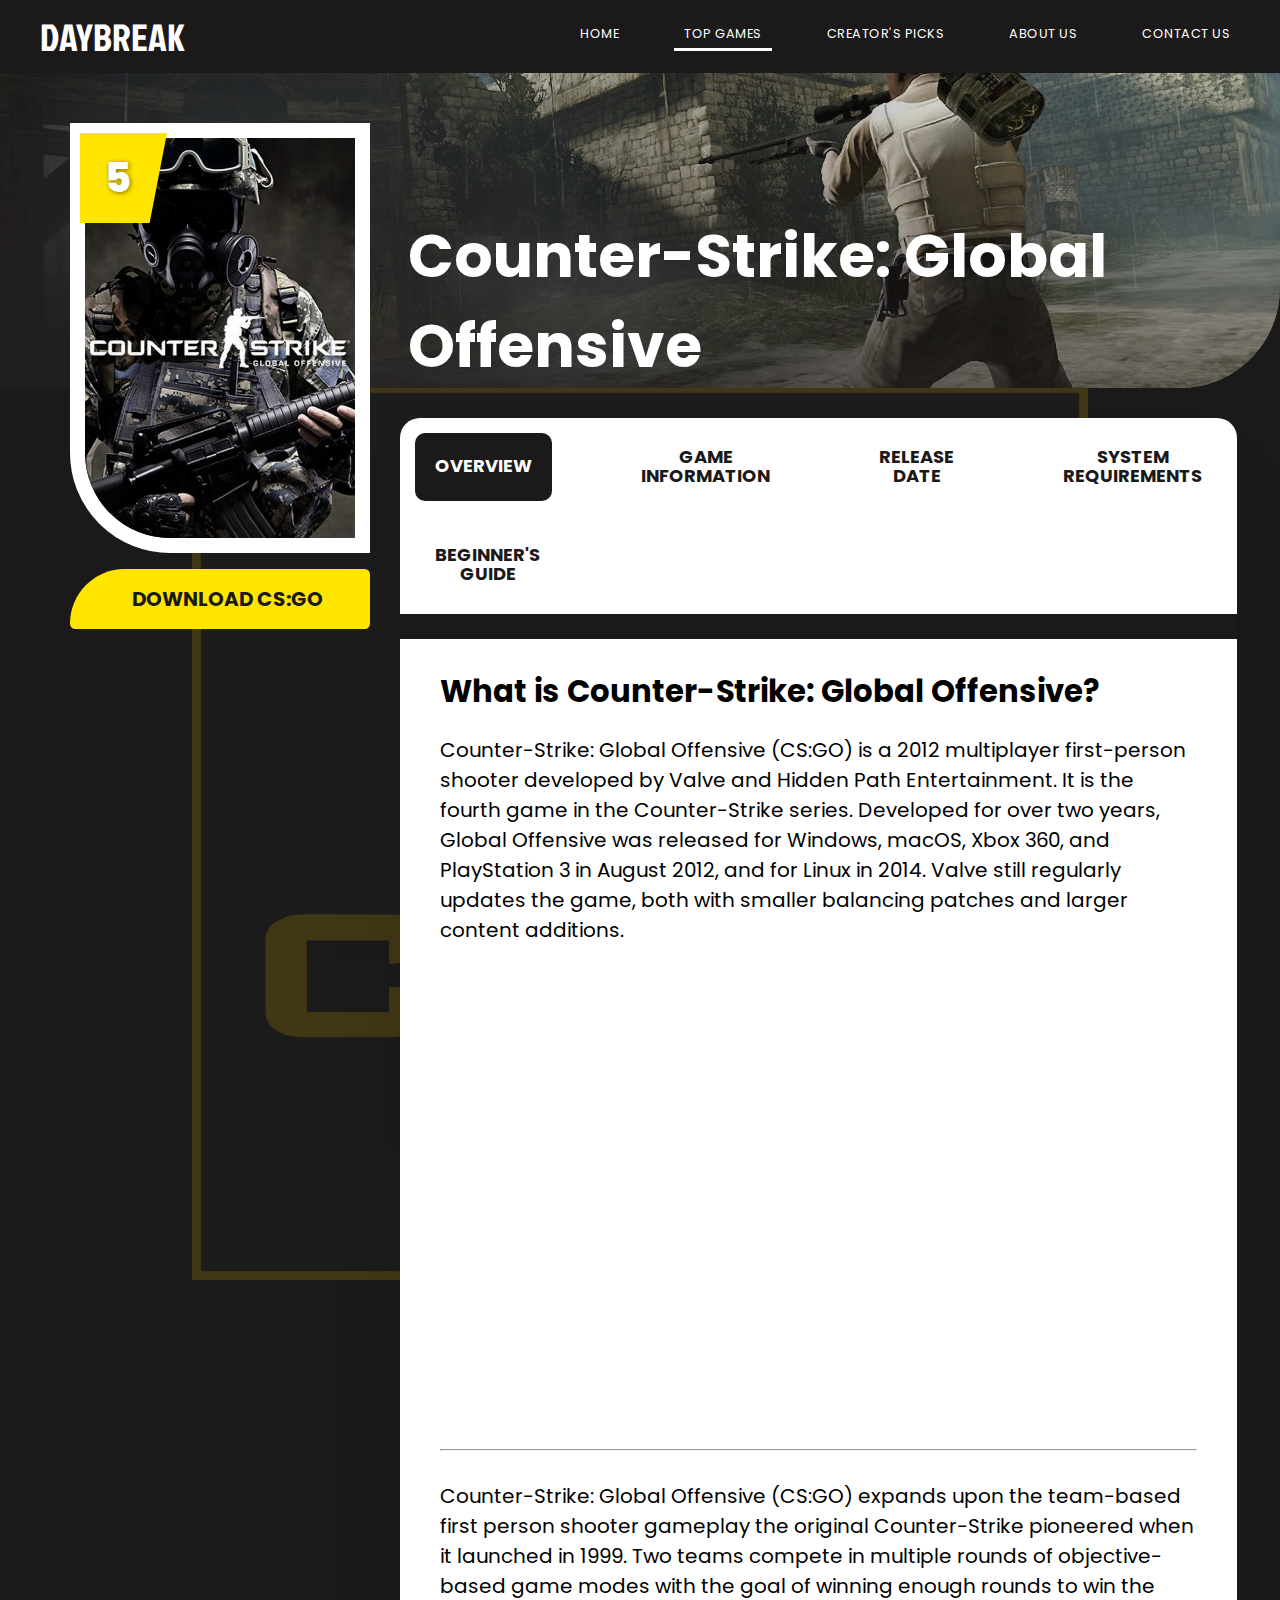
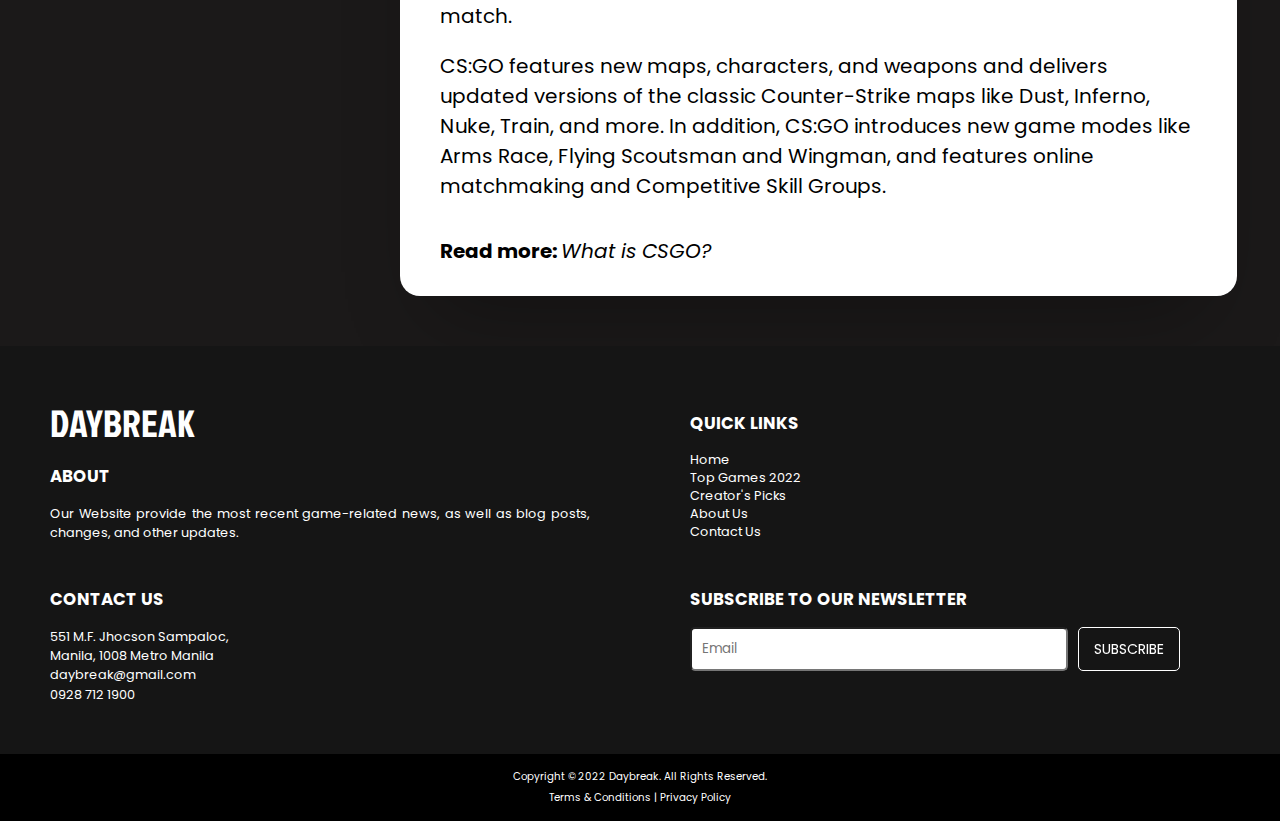
<file: pages/top_games/cs_go.html>
<!DOCTYPE html>
<html lang="en">
    <head>
        <meta charset="UTF-8">
        <meta http-equiv="X-UA-Compatible" content="IE=edge">
        <meta name="viewport" content="width=device-width, initial-scale=1.0">
        <title>DAYBREAK</title>

        <link rel="icon" href="/images/db_logo.png">
        <link rel="stylesheet" href="/css/top_games/cs_go.css">
        <link rel="stylesheet" href="/css/main/main.css">
        <link rel="stylesheet" href="/css/main/navbar.css">
        <link rel="stylesheet" href="/css/main/footer.css">
    </head>
    <body>
        <div id="main">
            <nav class="navbar">
                <div class="logo"><a href="/index.html">DAYBREAK</a></div>
                <ul class="nav-links">
                    <input type="checkbox" id="checkbox_toggle" />
                    <label for="checkbox_toggle" class="hamburger">&#9776;</label>
                    <div class="menu">
                        <li><a href="/index.html">Home</a></li>
                        <li class="active"><a href="/pages/top_games.html">Top Games</a></li>
                        <li><a href="/pages/creators_pick.html">Creator's Picks</a></li>
                        <li><a href="/pages/about_us.html">About Us</a></li>
                        <li><a href="/pages/contact_us.html">Contact Us</a></li>
                    </div>
                </ul>
            </nav>
            <img class="games-bg" src="/images/gamesbg_logo/csgo_logo.png" alt="counter-strike: global offensive background">
            <main>
                <div class="wrapper">
                    <header>
                        <div class="header-txt">
                            <div id="game-title">Counter-Strike: Global Offensive</div>
                        </div>
                        <div class="game">
                            <div class="game-img">
                                <img class="game-image" src="/images/top_games/tp_csgo.jpg" alt="Counter-Strike: Global Offensive thumbnail">
                                <div class="container-absolute">
                                    <div class="rank">
                                        <div class="ranking">5</div>
                                    </div>
                                </div>
                            </div>
                            <a href="https://store.steampowered.com/" target="_blank"><button class="game-btns" id="download">Download CS:GO</button></a>
                        </div>
                    </header>
                    <div class="content">
                        <div class="space"></div>
                        <div class="tabs">
                            <!-- OVERVIEW -->
                            <input class="tabs-radio" name="game-tabs" type="radio" id="csgo-overview" checked/>
                            <label class="tabs-label" style="line-height: 35px;" for="csgo-overview">Overview</label>
                            <div class="tabs-content">
                                <h1>What is Counter-Strike: Global Offensive?</h1>
                                <p>Counter-Strike: Global Offensive (CS:GO) is a 2012 multiplayer first-person shooter developed by Valve and Hidden Path Entertainment. It is the fourth game in the Counter-Strike series. Developed for over two years, Global Offensive was released for Windows, macOS, Xbox 360, and PlayStation 3 in August 2012, and for Linux in 2014. Valve still regularly updates the game, both with smaller balancing patches and larger content additions.</p>
                                <iframe src="https://www.youtube.com/embed/1nkO4N7P-Ys" title="YouTube video player" frameborder="0" allow="accelerometer; autoplay; clipboard-write; encrypted-media; gyroscope; picture-in-picture" allowfullscreen></iframe>
                                <hr>
                                <p>Counter-Strike: Global Offensive (CS:GO) expands upon the team-based first person shooter gameplay the original Counter-Strike pioneered when it launched in 1999. Two teams compete in multiple rounds of objective-based game modes with the goal of winning enough rounds to win the match.</p>
                                <p>CS:GO features new maps, characters, and weapons and delivers updated versions of the classic Counter-Strike maps like Dust, Inferno, Nuke, Train, and more. In addition, CS:GO introduces new game modes like Arms Race, Flying Scoutsman and Wingman, and features online matchmaking and Competitive Skill Groups.</p>
                                <div class="source">
                                    <p><strong>Read more: </strong><em><a href="https://blog.counter-strike.net/index.php/about/" target="_blank">What is CSGO?</a></em></p>
                                </div>
                            </div>

                            <!-- GAME INFORMATION -->
                            <input class="tabs-radio" name="game-tabs" type="radio" id="valo-gameinfo"/>
                            <label class="tabs-label" for="valo-gameinfo">Game<br>Information</label>
                            <div class="tabs-content" id="gameinfo-content">
                                <div class="vertical-tabs">
                                    <input class="vtabs" type="radio" name="slider" checked id="weapons">
                                    <input class="vtabs" type="radio" name="slider" id="maps">
                                    <input class="vtabs" type="radio" name="slider" id="modes">
                                    <div class="tabs-list">
                                        <label for="weapons" class="weapons">Weapons</label>
                                        <label for="maps" class="maps">Maps</label>
                                        <label for="modes" class="modes">Game Modes</label>
                                        <div class="slider"></div>
                                    </div>
                                    <div class="text-content">
                                        <!-- WEAPONS -->
                                        <div class="weapons text">
                                            <h1>Weapons</h1>
                                            <p>There are five categories of purchasable weaponry: rifles, submachine guns, "heavy" weaponry (light machine guns and shotguns), pistols, and 
                                            grenades. Each gun in Global Offensive has a unique recoil pattern that can be controlled, a gameplay feature the series has long been 
                                            associated with. Global Offensive also introduced weapons and equipment not seen in previous installments, including tasers and an incendiary grenade.</p>
                                            <hr>
                                            <h3>Pistols</h3>
                                            <div class="img-layout">
                                                <div class="content-image">
                                                    <img class="v-image" src="/images/cs_go/csgo_weapons/pistols_glock18.png" alt="">
                                                    <div class="name-label">GLOCK-18</div>
                                                </div>
                                                <div class="content-image">
                                                    <img class="v-image" src="/images/cs_go/csgo_weapons/pistols_p2000.png" alt="">
                                                    <div class="name-label">P2000</div>
                                                </div>
                                                <div class="content-image">
                                                    <img class="v-image" src="/images/cs_go/csgo_weapons/pistols_usps.png" alt="">
                                                    <div class="name-label">USP-S</div>
                                                </div>
                                                <div class="content-image">
                                                    <img class="v-image" src="/images/cs_go/csgo_weapons/pistols_p250.png" alt="">
                                                    <div class="name-label">P250</div>
                                                </div>                                              
                                                <div class="content-image">
                                                    <img class="v-image" src="/images/cs_go/csgo_weapons/pistols_dualberettas.png" alt="">
                                                    <div class="name-label">DUAL BERETTAS</div>
                                                </div>
                                                <div class="content-image">
                                                    <img class="v-image" src="/images/cs_go/csgo_weapons/pistols_tec9.png" alt="">
                                                    <div class="name-label">TEC-9</div>
                                                </div>                                             
                                            </div>
                                            <h3>Shotguns</h3>
                                            <div class="img-layout">
                                                <div class="content-image">
                                                    <img class="v-image" src="/images/cs_go/csgo_weapons/shotguns_nova.png" alt="">
                                                    <div class="name-label">NOVA</div>
                                                </div>                                              
                                                <div class="content-image">
                                                    <img class="v-image" src="/images/cs_go/csgo_weapons/shotguns_xm1014.png" alt="">
                                                    <div class="name-label">XM1014</div>
                                                </div>
                                                <div class="content-image">
                                                    <img class="v-image" src="/images/cs_go/csgo_weapons/shotguns_mag7.png" alt="">
                                                    <div class="name-label">MAG-7</div>
                                                </div>                                              
                                                <div class="content-image">
                                                    <img class="v-image" src="/images/cs_go/csgo_weapons/shotguns_sawedoff.png" alt="">
                                                    <div class="name-label">SAWED-OFF</div>
                                                </div>
                                                <div class="content-image">
                                                    <img class="v-image" src="/images/cs_go/csgo_weapons/shotguns_mac10.png" alt="">
                                                    <div class="name-label">MAC-10</div>
                                                </div>                                              
                                                <div class="content-image">
                                                    <img class="v-image" src="/images/cs_go/csgo_weapons/shotguns_mp9.png" alt="">
                                                    <div class="name-label">MP9</div>
                                                </div>                                              
                                            </div>
                                            <h3>Rifles</h3>
                                            <div class="img-layout">
                                                <div class="content-image">
                                                    <img class="v-image" src="/images/cs_go/csgo_weapons/rifles_galilar.png" alt="">
                                                    <div class="name-label">GALIL AR</div>
                                                </div>                                              
                                                <div class="content-image">
                                                    <img class="v-image" src="/images/cs_go/csgo_weapons/rifles_famas.png" alt="">
                                                    <div class="name-label">FAMAS</div>
                                                </div>
                                                <div class="content-image">
                                                    <img class="v-image" src="/images/cs_go/csgo_weapons/rifles_ak47.png" alt="">
                                                    <div class="name-label">AK-47</div>
                                                </div>                                              
                                                <div class="content-image">
                                                    <img class="v-image" src="/images/cs_go/csgo_weapons/rifles_m4a4.png" alt="">
                                                    <div class="name-label">M4A4</div>
                                                </div>
                                                <div class="content-image">
                                                    <img class="v-image" src="/images/cs_go/csgo_weapons/rifles_m4a1s.png" alt="">
                                                    <div class="name-label">M4A1-S</div>
                                                </div>                                              
                                                <div class="content-image">
                                                    <img class="v-image" src="/images/cs_go/csgo_weapons/rifles_sg553.png" alt="">
                                                    <div class="name-label">SG 553</div>
                                                </div>                                              
                                            </div>
                                            <h3>Sniper Rifles</h3>
                                            <div class="img-layout">
                                                <div class="content-image">
                                                    <img class="v-image" src="/images/cs_go/csgo_weapons/sniper_ssg08.png" alt="">
                                                    <div class="name-label">SSG 08</div>
                                                </div>
                                                <div class="content-image">
                                                    <img class="v-image" src="/images/cs_go/csgo_weapons/sniper_awp.png" alt="">
                                                    <div class="name-label">AWP</div>
                                                </div>
                                                <div class="content-image">
                                                    <img class="v-image" src="/images/cs_go/csgo_weapons/sniper_g3sg1.png" alt="">
                                                    <div class="name-label">G3SG1</div>
                                                </div>
                                                <div class="content-image">
                                                    <img class="v-image" src="/images/cs_go/csgo_weapons/sniper_scar20.png" alt="">
                                                    <div class="name-label">SCAR-20</div>
                                                </div>                                                                                     
                                                <div class="content-image">
                                                    <div class="filler"></div>
                                                </div>                                      
                                            </div>
                                            <h3>Machine Guns</h3>
                                            <div class="img-layout">
                                                <div class="content-image">
                                                    <img class="v-image" src="/images/cs_go/csgo_weapons/machine_m249.png" alt="">
                                                    <div class="name-label">M249</div>
                                                </div>                                              
                                                <div class="content-image">
                                                    <img class="v-image" src="/images/cs_go/csgo_weapons/machine_negev.png" alt="">
                                                    <div class="name-label">NEGEV</div>
                                                </div>
                                                <div class="content-image">
                                                    <div class="filler"></div>
                                                </div>                                               
                                            </div>
                                            <h3>Grenades</h3>
                                            <div class="img-layout">
                                                <div class="content-image">
                                                    <img class="v-image" src="/images/cs_go/csgo_weapons/grenades_decoy.png" alt="">
                                                    <div class="name-label">DECOY GRENADE</div>
                                                </div>                                              
                                                <div class="content-image">
                                                    <img class="v-image" src="/images/cs_go/csgo_weapons/grenades_flashbang.png" alt="">
                                                    <div class="name-label">FLASHBANG</div>
                                                </div>
                                                <div class="content-image">
                                                    <img class="v-image" src="/images/cs_go/csgo_weapons/grenades_he.png" alt="">
                                                    <div class="name-label">HE GRENADE</div>
                                                </div>                                              
                                                <div class="content-image">
                                                    <img class="v-image" src="/images/cs_go/csgo_weapons/grenades_smoke.png" alt="">
                                                    <div class="name-label">SMOKE GRENADE</div>
                                                </div>
                                                <div class="content-image">
                                                    <img class="v-image" src="/images/cs_go/csgo_weapons/grenades_molotov.png"alt="">
                                                    <div class="name-label">MOLOTOV</div>
                                                </div>                                              
                                                <div class="content-image">
                                                    <img class="v-image" src="/images/cs_go/csgo_weapons/grenades_incendiary.png" alt="">
                                                    <div class="name-label">INCENDIARY GRENADE</div>
                                                </div>                                              
                                            </div>
                                            <h3>Other Equipment</h3>
                                            <div class="img-layout">
                                                <div class="content-image">
                                                    <img class="v-image" src="/images/cs_go/csgo_weapons/other_knife.png" alt="">
                                                    <div class="name-label">KNIFE</div>
                                                </div>
                                                <div class="content-image">
                                                    <img class="v-image" src="/images/cs_go/csgo_weapons/other_zeusx27.png" alt="">
                                                    <div class="name-label">ZUES X27</div>
                                                </div>
                                                <div class="content-image">
                                                    <div class="filler"></div>
                                                </div> 
                                            </div>
                                            <div class="source">
                                                <p><strong>Read more: </strong><em><a href="https://tigerweb.towson.edu/wowens2/csgoweapons.html" target="_blank">CSGO: Weapons</a></em></p>
                                            </div>
                                        </div>

                                        <!-- MAPS -->
                                        <div class="maps text">
                                            <h1>Maps</h1>
                                            <p>Global Offensive, like prior games in the Counter-Strike series, is an objective-based, multiplayer first-person shooter. Two opposing teams, the Terrorists and the Counter-Terrorists, compete in game modes to repeatedly complete objectives, such as securing a location to plant or defuse a bomb and rescuing or capturing hostages. At the end of each short round, players are rewarded based on individual and team performance with in-game currency to spend on other weapons or utility in subsequent rounds. Winning rounds generally rewards more money than losing does, and completing map-based objectives, including killing enemies, gives additional cash bonuses.</p>
                                            <hr>
                                            <h3>Active Duty</h3>
                                            <div class="img-layout">
                                                <div class="content-image">
                                                    <img class="v-image" src="/images/cs_go/csgo_maps/activeduty_cache.png" alt="">
                                                    <div class="name-label">CACHE</div>
                                                </div>
                                                <div class="content-image">
                                                    <img class="v-image" src="/images/cs_go/csgo_maps/activeduty_cobblestone.png" alt="">
                                                    <div class="name-label">COBBLESTONE</div>
                                                </div>
                                                <div class="content-image">
                                                    <img class="v-image" src="/images/cs_go/csgo_maps/activeduty_dust2.png" alt="">
                                                    <div class="name-label">DUST 2</div>
                                                </div>
                                                <div class="content-image">
                                                    <img class="v-image" src="/images/cs_go/csgo_maps/activeduty_inferno.png" alt="">
                                                    <div class="name-label">INFERNO</div>
                                                </div>                                              
                                                <div class="content-image">
                                                    <img class="v-image" src="/images/cs_go/csgo_maps/activeduty_mirage.png" alt="">
                                                    <div class="name-label">MIRAGE</div>
                                                </div>
                                                <div class="content-image">
                                                    <img class="v-image" src="/images/cs_go/csgo_maps/activeduty_overpass.png" alt="">
                                                    <div class="name-label">OVERPASS</div>
                                                </div>
                                                <div class="content-image">
                                                    <img class="v-image" src="/images/cs_go/csgo_maps/activeduty_train.png" alt="">
                                                    <div class="name-label">TRAIN</div>
                                                </div>                                                                                    
                                            </div>
                                            <h3>Reserves</h>
                                            <div class="img-layout">
                                                <div class="content-image">
                                                    <img class="v-image" src="/images/cs_go/csgo_maps/reserves_assault.png" alt="">
                                                    <div class="name-label">ASSAULT</div>
                                                </div>
                                                <div class="content-image">
                                                    <img class="v-image" src="/images/cs_go/csgo_maps/reserves_aztec.png" alt="">
                                                    <div class="name-label">AZTEC</div>
                                                </div>
                                                <div class="content-image">
                                                    <img class="v-image" src="/images/cs_go/csgo_maps/reserves_dust.png" alt="">
                                                    <div class="name-label">DUST</div>
                                                </div>
                                                <div class="content-image">
                                                    <img class="v-image" src="/images/cs_go/csgo_maps/reserves_italy.png" alt="">
                                                    <div class="name-label">ITALY</div>
                                                </div>                                              
                                                <div class="content-image">
                                                    <img class="v-image" src="/images/cs_go/csgo_maps/reserves_militia.png" alt="">
                                                    <div class="name-label">MILITIA</div>
                                                </div>
                                                <div class="content-image">
                                                    <img class="v-image" src="/images/cs_go/csgo_maps/reserves_nuke.png" alt="">
                                                    <div class="name-label">NUKE</div>
                                                </div>
                                                <div class="content-image">
                                                    <img class="v-image" src="/images/cs_go/csgo_maps/reserves_office.png" alt="">
                                                    <div class="name-label">OFFICE</div>
                                                </div>
                                                <div class="content-image">
                                                    <img class="v-image" src="/images/cs_go/csgo_maps/reserves_vertigo.png" alt="">
                                                    <div class="name-label">VERTIGO</div>
                                                </div>                                    
                                                <div class="content-image">
                                                    <div class="filler"></div>
                                                </div>                                                   
                                            </div> 
                                        </div>

                                        <!-- GAME MODES -->
                                        <div class="modes text">
                                            <h1>Game Modes</h1>
                                            <p>Global Offensive has nine official game modes: Competitive, Casual, Deathmatch, Arms Race, Demolition, Wingman, Flying Scoutsman, Retakes and Danger Zone. Competitive mode, the primary gameplay experience, pits two teams of five players against each other in a best-of-30 match. When playing Competitive, players have a skill rank based on a Glicko rating system and are paired with and against other players around the same ranking. The Casual and Deathmatch modes are less serious than Competitive mode and do not register friendly fire. </p>
                                            <hr>
                                            <h3>Competitive</h3>
                                            <p>This is the classic game mode that put Counter-Strike on the map. Two teams of five compete in a best-of-30 match using standard competitive Counter-Strike rules.</p>
                                            <p>Players must purchase armor, weapons, defuse or rescue kits, and manage their in-game economy to maximize their chance of success. The first team to win 16 rounds in either Bomb Defusal or Hostage Rescue game modes wins the match.</p>
                                            <p>Competitive offers unique Skill Groups players can earn and display, beginning with Silver 1 and progressing up to The Global Elite. Join a match on your own or form a team and queue for a match together!</p>
                                            
                                            <h3>Wingman</h3>
                                            <p>Queue by yourself or grab a friend in this 2v2 best-of-16 game mode on single bomb site maps. Players earn a Skill Group exclusive to Wingman and play using the Competitive Bomb Defusal ruleset. Buy weapons, armor, and defuse kits in an effort to plant the bomb or defend the bomb site!</p>
                                            
                                            <h3>Casual</h3>
                                            <p>Ready to play some Counter-Strike but don’t want to commit to a full 30 round match? Find a Casual match and play at your own pace in this drop-in, drop-out game mode.</p>
                                            <p>In Casual mode players automatically receive armor and defusal kits, play with a simplified economy, and team damage has been turned off. Join a game and begin mastering CS:GO’s fundamentals!</p>
                                            
                                            <h3>Deathmatch</h3>
                                            <p>This fast-paced Casual game mode allows instant respawns and encourages rapid engagements. After spawning, players have a limited amount of time to buy weapons of their choice and engage the enemy.</p>
                                            <p>Kills with different weapons are worth different point amounts, and throughout the match players will be given bonus points for achieving kills with selected weapons. Respawn immediately and get back to the fight!</p>
                                            
                                            <h3>Arms Race</h3>
                                            <p>Arms race is a gun-progression mode featuring instant respawning designed for rapid close quarters combat.</p>
                                            <p>Players gain new weapons immediately after registering a kill as they work their way through each weapon in the game. Get a kill with the final weapon, the golden knife, and win the match!</p>
                                            
                                            <h3>Demolition</h3>
                                            <p>In Demolition players take turns attacking and defending a single bombsite in a series of maps designed for fast-paced gameplay.</p>
                                            <p>Players are automatically granted a starting weapon and advance through a sequence of firearms when they register a kill. The more kills you earn the further you’ll advance towards stronger weapons which give your team an advantage, like powerful sniper rifles!</p>
                                            
                                            <h3>Flying Scoutsman</h3>
                                            <p>This Casual 8v8 game mode features reduced gravity, does not penalize players for shooting while moving, and only allows two weapons – SSG 08 sniper rifles and knives. Take to the skies and eliminate your enemies; the first team to 9 rounds wins!</p>
                                            
                                            <div class="source">
                                                <p><strong>Read more: </strong><em><a href="https://blog.counter-strike.net/index.php/about/" target="_blank">CSGO: Game Modes</a></em></p>
                                            </div>
                                        </div>
                                    </div>
                                </div>
                            </div>

                            <!-- RELEASE DATE -->
                            <input class="tabs-radio" name="game-tabs" type="radio" id="csgo-release"/>
                            <label class="tabs-label" for="csgo-release">Release<br>Date</label>
                            <div class="tabs-content">
                                <h1>Release Date</h1>
                                <p>Publisher. Valve. Released. Aug 21, 2012. Counter-Strike: Global Offensive (CS:GO).</p>
                                <div class="source">
                                    <p><strong>Read more: </strong><em><a href="https://www.eurogamer.net/counter-strike-global-offensive-release-date-announced" target="_blank">CSGO: Release Date</a></em></p>
                                </div>
                            </div>

                            <!-- SYSTEM REQUIREMENTS -->
                            <input class="tabs-radio" name="game-tabs" type="radio" id="csgo-system"/>
                            <label class="tabs-label" for="csgo-system">System<br>Requirements</label>
                            <div class="tabs-content">
                                <h1>System Requirements</h1>
                                <P>MINIMUM SPECS</P>
                                <div class="system-cards">
                                    <div class="specifications">
                                        <div class="specs">
                                            <h4>OPERATING SYSTEM</h4>
                                            <p>Windows XP or later</p>
                                        </div>
                                        <div class="specs">
                                            <h4>RAM</h4>
                                            <p>2GB</p>
                                        </div>
                                    </div>
                                </div>
                                <div class="system-cards">
                                    <div class="specifications">
                                        <div class="specs">
                                            <h4>CPU</h4>
                                            <p>Intel® Core™2 Duo Processor E6600 2.4 GHz</p>
                                            <p>AMD Phenom™ X3 8750 2.4 GHz processor </p>
                                        
                                        </div>
                                        <div class="specs">
                                            <h4>GPU</h4>
                                            <p>Any video card with 256 MB 
                                                of VRAM or higher </p>
                                        
                                        </div>
                                    </div>
                                </div>
                                <div class="system-cards">
                                    <div class="specifications">
                                        <div class="specs">
                                            <h4>HDD</h4>
                                            <p>15GB of free space</p>
                                        </div>
                                    </div>
                                </div>
                                <div class="source">
                                    <p><strong>Read more: </strong><em><a href="https://www.dell.com/support/kbdoc/en-ph/000127883/counter-strike-global-offensive-system-requirements-pc" target="_blank">CSGO: System Requirements</a></em></p>
                                </div>
                            </div>

                            <!-- BEGINNER'S GUIDE -->
                            <input class="tabs-radio" name="game-tabs" type="radio" id="csgo-beginner"/>
                            <label class="tabs-label" for="csgo-beginner">Beginner's<br>Guide</label>
                            <div class="tabs-content">
                                <h1>Beginner's Guide</h1>
                                <p>Counter-Strike might look like a moderately simplistic game. But once you start watching and playing more, you’ll begin to see its intricacies.
                                    and It has a complex economic system that requires a good sense of mental math and critical thinking, along with the bread and butter gameplay mechanics—moving, aiming, fragging, and, of course, winning. </p>
                                <hr>
                                <p>Teams of five (Terrorists and Counter-Terrorists) attempt to destroy or protect a bomb site while managing their team’s economy, which is used to buy available weapons at the beginning of each round. A total of 30 rounds is on each map. The first team to reach a total of 16 rounds wins the match (or more if the game goes to overtime). Teams are switched after the first 15 rounds. The terrorist team’s mission is to place a detonating bomb at one of two locations, while the counter-terrorist team has to prevent the bomb from being placed, or defuse the bomb within 35 seconds if placed. Either team can also win if manage to eliminate all the members of the opposing team.</p>
                                <iframe src="https://www.youtube.com/embed/-O2h4GeQvc8" title="YouTube video player" frameborder="0" allow="accelerometer; autoplay; clipboard-write; encrypted-media; gyroscope; picture-in-picture" allowfullscreen></iframe>
                                <div class="source">
                                    <p><strong>Read more: </strong><em><a href="https://esportsresults.com/csgo/" target="_blank">CSGO: Beginner's Guide</a></em></p>
                                </div>
                            </div>
                        </div>
                    </div>
                </div> 
            </main>
        </div>

        <footer>
            <div id="grid">
                <div class="col-1">
                    <div class="logo"><a href="/index.html">DAYBREAK</a></div>
                    <div class="f-subtitle">About</div>
                    <p>Our Website provide the most recent game-related news, as well as blog posts, changes, and other updates.</p>
                </div>
                <div class="col-2">
                    <div class="f-subtitle">Quick Links</div>
                    <ul>
                        <li><a href="/index.html">Home</a></li>
                        <li><a href="/pages/top_games.html">Top Games 2022</a></li>
                        <li><a href="/pages/creators_pick.html">Creator's Picks</a></li>
                        <li><a href="/pages/about_us.html">About Us</a></li>
                        <li><a href="/pages/contact_us.html">Contact Us</a></li>
                    </ul>
                </div>
                <div class="col-3">
                    <div class="f-subtitle">Contact Us</div>
                    <p>551 M.F. Jhocson Sampaloc,<br>Manila, 1008 Metro Manila
                    <br>daybreak@gmail.com <br>0928 712 1900</p>
                </div>
                <div class="col-4" >
                    <div class="f-subtitle">Subscribe to our Newsletter</div>

                    <div class="subscribe-form">
                        <form class="subscribe"  action="#popup2"  method="">
                        <input type="text" class="subscribe-form" id="email" placeholder="Email" style="margin: 0;" required />
                        <input type="submit"  value="Subscribe" id="subscribe-btn" > 
                        </form>
                    </div>

                    <div id="popup2" class="overlay">
                        <div class="popup2">
                            <a class="close" href="#footest">&times;</a>
                            <h2>Subscribed to DAYBREAK</h2>
                            <div class="content">
                               Thank you for Subscribing to DAYBREAK.
                            </div>
                        </div>
                    </div> 
                </div>
            </div>
            <div class="footest" id="footest">
                <ul>
                    <li>Copyright © 2022 Daybreak. All Rights Reserved.</li>
                    <li>Terms & Conditions | Privacy Policy</li>
                </ul>
            </div>
        </footer>

    </body>

</html>
</file>
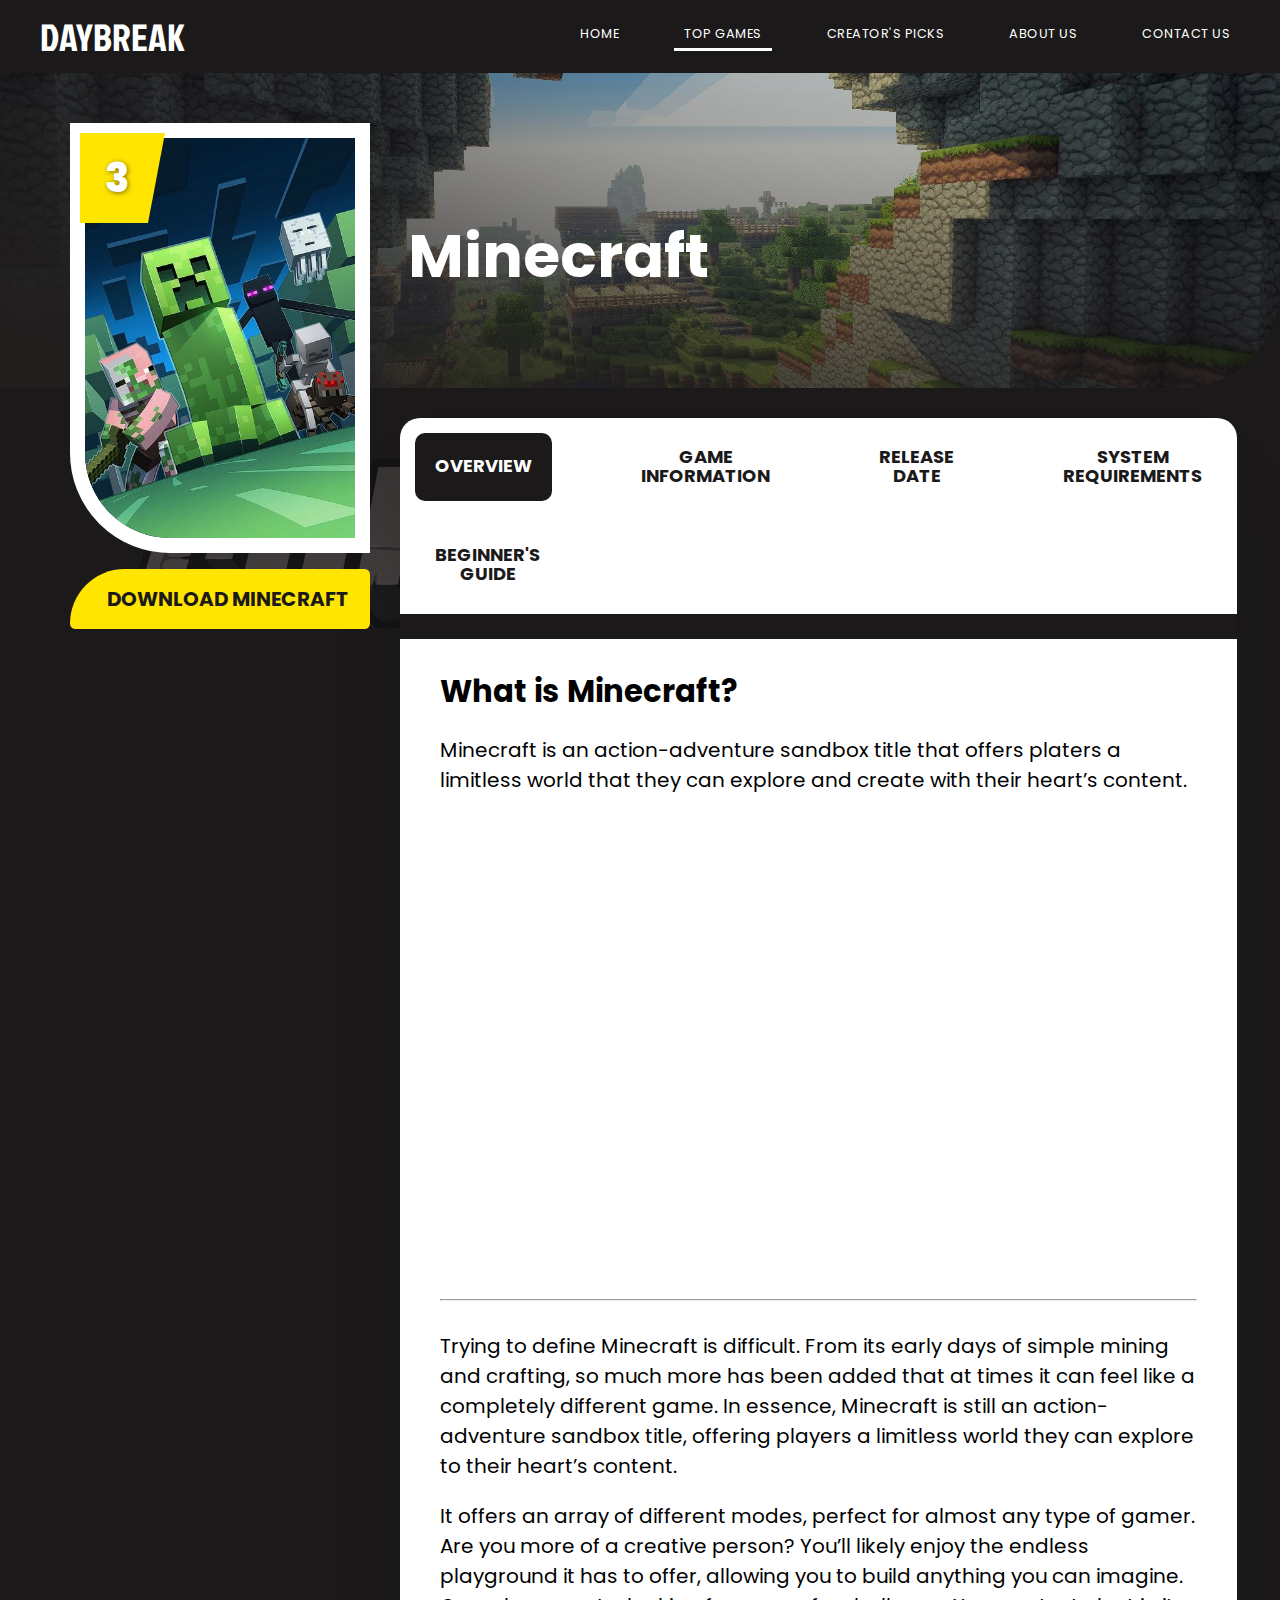
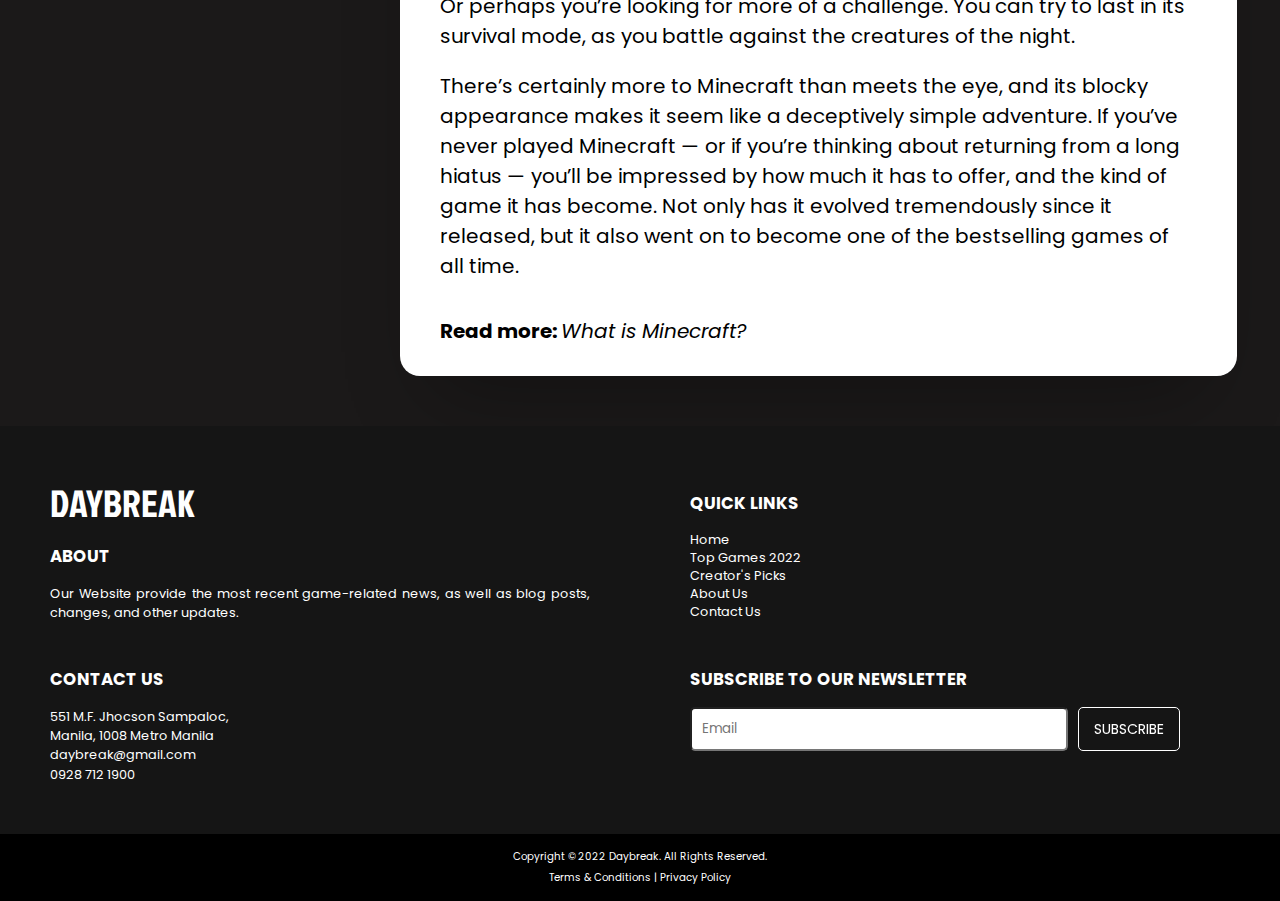
<file: pages/top_games/minecraft.html>
<!DOCTYPE html>
<html lang="en">
    <head>
        <meta charset="UTF-8">
        <meta http-equiv="X-UA-Compatible" content="IE=edge">
        <meta name="viewport" content="width=device-width, initial-scale=1.0">
        <title>DAYBREAK</title>

        <link rel="icon" href="/images/db_logo.png">
        <link rel="stylesheet" href="/css/top_games/minecraft.css">
        <link rel="stylesheet" href="/css/main/main.css">
        <link rel="stylesheet" href="/css/main/navbar.css">
        <link rel="stylesheet" href="/css/main/footer.css">
    </head>
    <body>
        <div id="main">
            <nav class="navbar">
                <div class="logo"><a href="/index.html">DAYBREAK</a></div>
                <ul class="nav-links">
                    <input type="checkbox" id="checkbox_toggle" />
                    <label for="checkbox_toggle" class="hamburger">&#9776;</label>
                    <div class="menu">
                        <li><a href="/index.html">Home</a></li>
                        <li class="active"><a href="/pages/top_games.html">Top Games</a></li>
                        <li><a href="/pages/creators_pick.html">Creator's Picks</a></li>
                        <li><a href="/pages/about_us.html">About Us</a></li>
                        <li><a href="/pages/contact_us.html">Contact Us</a></li>
                    </div>
                </ul>
            </nav>
            <img class="games-bg" src="/images/gamesbg_logo/minecraft_logo.png" alt="minecraft background">
            <main>
                <div class="wrapper">
                    <header>
                        <div class="header-txt">
                            <div id="game-title">Minecraft</div>
                        </div>
                        <div class="game">
                            <div class="game-img">
                                <img class="game-image" src="/images/top_games/tp_minecraft.jpg" alt="Minecraft thumbnail">
                                <div class="container-absolute">
                                    <div class="rank">
                                        <div class="ranking">3</div>
                                    </div>
                                </div>
                            </div>
                            <a href="https://www.minecraft.net/en-us/download" target="_blank"><button class="game-btns" id="download">Download Minecraft</button></a>
                        </div>
                    </header>
                    <div class="content">
                        <div class="space"></div>
                        <div class="tabs">
                            <!-- OVERVIEW -->
                            <input class="tabs-radio" name="game-tabs" type="radio" id="minecraft-overview" checked/>
                            <label class="tabs-label" style="line-height: 35px;" for="minecraft-overview">Overview</label>
                            <div class="tabs-content">
                                <h1>What is Minecraft?</h1>
                                <p>Minecraft is an action-adventure sandbox title that offers platers a limitless world that they can explore and create with their heart’s content.</p>
                                <iframe src="https://www.youtube.com/embed/MmB9b5njVbA" title="YouTube video player" frameborder="0" allow="accelerometer; autoplay; clipboard-write; encrypted-media; gyroscope; picture-in-picture" allowfullscreen></iframe>
                                <hr>
                                <p>Trying to define Minecraft is difficult. From its early days of simple mining and crafting, so much more has been added that at times it can feel like a completely different game. In essence, Minecraft is still an action-adventure sandbox title, offering players a limitless world they can explore to their heart’s content.</p>
                                <p>It offers an array of different modes, perfect for almost any type of gamer. Are you more of a creative person? You’ll likely enjoy the endless playground it has to offer, allowing you to build anything you can imagine. Or perhaps you’re looking for more of a challenge. You can try to last in its survival mode, as you battle against the creatures of the night.</p>
                                <p>There’s certainly more to Minecraft than meets the eye, and its blocky appearance makes it seem like a deceptively simple adventure. If you’ve never played Minecraft — or if you’re thinking about returning from a long hiatus — you’ll be impressed by how much it has to offer, and the kind of game it has become. Not only has it evolved tremendously since it released, but it also went on to become one of the bestselling games of all time.</p>
                                
                                <div class="source">
                                    <p><strong>Read more: </strong><em><a href="Read more: https://www.digitaltrends.com/gaming/what-is-minecraft/" target="_blank">What is Minecraft?</a></em></p>
                                </div>
                            </div>

                            <!-- GAME INFORMATION -->
                            <input class="tabs-radio" name="game-tabs" type="radio" id="minecraft-gameinfo"/>
                            <label class="tabs-label" for="minecraft-gameinfo">Game<br>Information</label>
                            <div class="tabs-content" id="gameinfo-content">
                                <div class="vertical-tabs">
                                    <input class="vtabs" type="radio" name="slider" checked id="GameEditions">
                                    <input class="vtabs" type="radio" name="slider" id="GameModes">

                                    <div class="tabs-list">
                                        <label for="GameEditions" class="GameEditions">Game Editions</label>
                                        <label for="GameModes" class="GameModes">Game Modes</label>
                                        <div class="slider"></div>
                                    </div>
                                    <div class="text-content">
                                        <!-- Game Editions -->
                                        <div class="GameEditions text">
                                            <h1>Game Editions</h1>
                                            <p>Minecraft have different versions of the game available on  many platforms. There are Minecraft:Jave Edition, or Minecraft for mobile devices, Windows, Apple, Xbox, Nintendo Switch, Nintendo Wii and PlayStation.</p>
                                            <hr>
                                            
                                            <h3>Minecraft Classic</h3>
                                            <p>The original, F2P version of Minecraft. Available on Windows, Mac and Linux. Free-to-play.</p>

                                            <h3>Minecraft: Java Edition</h3>
                                            <p>No cross-platform play with Bedrock. Available on Windows, Mac and Linux. Priced $26.95 on Minecraft.net.</p>
                                            
                                            <h3>Minecraft: Education Edition</h3>
                                            <p>Developed for schools, camps and clubs, with features to create and deliver lessons for all subjects. Available on Windows, Mac, iPad and Chromebook. Priced $5-$12 per user/year.</p>

                                            <h3>Minecraft: PI Edition</h3>
                                            <p>Designed for teaching and tinkering. Uses the platform Raspberry PI. Free-to-play.</p>
                                            
                                            <div class="source">
                                                <p><strong>Read more: </strong><em><a href="https://help.minecraft.net/hc/en-us/articles/360034753992-Different-Minecraft-Editions" target="_blank">Different Minecraft Editions</a></em></p>
                                            </div>
                                        </div>

                                        <!-- Game Modes -->
                                        <div class="GameModes text">
                                            <h1>Game Modes</h1>
                                            <p>Minecraft has three features: Creative and  Survival Game mode. There is also Hardcore Game Mode, Adventure Mode and Spectator Mode which is only available only on Java.</p>
                                            <hr>

                                            <h3>Creative Mode</h3>
                                            <p>In creative mode the player has all the resources available in the item selection tabs and the survival selection tab. You can also destroy blocks instantly including those which would normally be indestructible. Players like this mode because of the freedom of imagination. The ability to create anything form architectural structures to roller coasters.</p>

                                            <h3>Included in Creative mode:</h3>
                                                <ul>
                                                    <li> No hunger bar</li>
                                                    <li> No health bar</li>
                                                    <li> Single use items are not consumed</li>
                                                    <li> The use of the search bar</li>
                                                    <li> Double tap jump to fly</li>
                                                </ul>

                                                <h3>Survival Mode</h3>
                                                <p>Survival mode is where the player must collect resources, build structures while surviving in their generated world. You can interact with the local villagers, and at night defend against mobs that attack on sight. Unlike in creative mode, you must work for everything. There are no unlimited blocks. Activities overtime chip away at your health and hunger bar. </p>

                                                <h3>Adventure Mode (Java Edition and Bedrock)</h3>
                                                <p>Adventure mode has limited features to preserve adventure maps from being changed. In this mode, you will not be able to fly. Also, blocks cannot be destroyed by hand, but rather you must use an item with the CanDestroy tag to destroy a block. Blocks can only be placed if the block has the CanPlaceOn tag. When you play in this mode, you will have a health bar, a hunger bar, and an experience bar. You will be able to kill mobs and hostile mobs will attack you. You will take damage and can die in the game. </p>
                                                
                                                <h3>Spectator Mode (Java Edition)</h3>
                                                <p>Spectator mode is only available in Minecraft: Java Edition. It was first introduced in Minecraft 1.8 to allow players to fly around and observe the Minecraft world. Players in this mode cannot interact with anything in the game but can fly through solid objects. When you play in this mode, you will not have a health bar, a hunger bar, or an experience bar. You will not be able to kill mobs, take damage or die in the game and you will not be visible to players in Survival mode.  </p>
                                                
                                                <h3>Hardcore Mode (Java Edition)</h3>
                                                <p>The same as survival mode, however the game is set to the hardest difficulty, and with only one life. The hearts look slightly different in the shading. If you die in this mode, you will no longer have access to the game world, and you will have to delete it manually. This mode is for those who want a true challenge and like the more realistic feel - so be extra careful when playing in Hardcore mode!  </p>

                                            <div class="source">
                                                <p><strong>Read more: </strong><em><a href="https://help.minecraft.net/hc/en-us/articles/360058743992-Minecraft-Differences-Between-Creative-Survival-and-Hardcore-Game-Modes" target="_blank">Differences Between Creative, Survival, and Hardcore Game Modes</a></em></p>
                                            </div>
                                        </div>
                                    </div>
                                </div>
                            </div>

                            <!-- RELEASE DATE -->
                            <input class="tabs-radio" name="game-tabs" type="radio" id="minecraft-release"/>
                            <label class="tabs-label" for="minecraft-release">Release<br>Date</label>
                            <div class="tabs-content">
                                <h1>Release Date</h1>
                                <p>Minecraft Classic PC Version was Released on May 16, 2009. However, the full release of Minecraft was Released on November 18, 2011.</p>
                                <div class="source">
                                    <p><strong>Read more: </strong><em><a href="https://www.imdb.com/title/tt2011970/releaseinfo" target="_blank">Minecraft: Release Date</a></em></p>
                                </div>
                            </div>

                            <!-- SYSTEM REQUIREMENTS -->
                            <input class="tabs-radio" name="game-tabs" type="radio" id="minecraft-system"/>
                            <label class="tabs-label" for="minecraft-system">System<br>Requirements</label>
                            <div class="tabs-content">
                                <h1>System Requirements</h1>
                                <div class="system-cards">
                                    <h3>MINIMUM SPECS</h3>
                                    <div class="specifications">
                                        <div class="specs">
                                            <h4>OPERATING SYSTEM</h4>
                                            <p>Windows 7 or later 64-bit</p>
                                        </div>
                                        <div class="specs">
                                            <h4>CPU</h4>
                                            <p>Intel Core i3 3210 (Intel)<br>
                                            AMD A8 7600 APU (AMD)</p>
                                        </div>
                                        <div class="specs">
                                            <h4>GPU</h4>
                                            <p>Intel HD Graphics 4000<br>
                                            AMD Radeon R5 Series</p>
                                        </div>
                                        <div class="specs">
                                            <h4>HDD</h4>
                                            <p>At least 1GB for game<br>core,
                                                maps and other files</p>
                                        </div>
                                        <div class="specs">
                                            <h4>RAM</h4>
                                            <p>4GB</p>
                                        </div>
                                        <div class="specs">
                                            <h4>Screen Resolution</h4>
                                            <p>1024 x 768 or better</p>
                                        </div>
                                    </div>
                                </div>
                                <div class="system-cards">
                                    <h3>RECOMMENDED SPECS</h3>
                                    <div class="specifications">
                                        <div class="specs">
                                            <h4>OPERATING SYSTEM</h4>
                                            <p>Windows 10 or later<br>64-bit</p>
                                        </div>
                                        <div class="specs">
                                            <h4>CPU</h4>
                                            <p>Intel Core i5 4690 (Intel)<br>
                                            AMD A10 7800 (AMD)</p>
                                        </div>
                                        <div class="specs">
                                            <h4>GPU</h4>
                                            <p>NVIDIA GeForce 700 Series<br>
                                            AMD Radeon Rx 200 Series</p>
                                        </div>
                                        <div class="specs">
                                            <h4>HDD</h4>
                                            <p>4 GB (SSD <br>recommended)
                                                available space</p>
                                        </div>
                                        <div class="specs">
                                            <h4>RAM</h4>
                                            <p>8GB</p>
                                        </div>
                                        <div class="specs">
                                            <h4>Screen Resolution</h4>
                                            <p>1024 x 768 or better</p>
                                        </div>
                                    </div>
                                </div>
                            
                                <div class="source">
                                    <p><strong>Read more: </strong><em><a href=" https://www.minitool.com/backup-tips/minecraft-system-requirements.html" target="_blank">Minecraft: System Requirements</a></em></p>
                                </div>
                            </div>

                            <!-- BEGINNER'S GUIDE -->
                            <input class="tabs-radio" name="game-tabs" type="radio" id="minecraft-beginner"/>
                            <label class="tabs-label" for="minecraft-beginner">Beginner's<br>Guide</label>
                            <div class="tabs-content">
                                <h1>Beginner's Guide</h1>
                                <iframe src="https://www.youtube.com/embed/OOLS_HyRt3U" title="YouTube video player" frameborder="0" allow="accelerometer; autoplay; clipboard-write; encrypted-media; gyroscope; picture-in-picture" allowfullscreen></iframe>
                                <h3>Menu Exploration</h3>
                                <p>How to customize your in-game character skin:</p>
                                    <ul>
                                        <li> Click on ‘Profile’ in the main menu when the game launches. </li>
                                        <li> Hover over a grayed-out character and click ‘Create Character’.</li>
                                        <li> From here you will be presented with a character customizer which you can click around and change your characters appearance to your liking.</li>
                                        <li> All changes are saved automatically after any adjustments, you can back out and use your character you just created.</li>
                                        <li> If you would like to delete a character, simply hover over or select which character you would like to delete by pressing the left or right arrows and click on the trash can looking icon near the create character or edit character button. </li>
                                    </ul>
                                
                                <h3>The Marketplace</h3>
                                    <ul>
                                        <li> You can access the marketplace from the main menu located underneath the settings menu.  </li>
                                        <li> Here you can view purchasable Add-Ons that can be added to your game. Feel free to browse the marketplace and find new and customized content created by us and our community! </li>  
                                    </ul>
                                
                                <h3>Settings</h3>
                                <p>Here are some key settings you may want to toggle or adjust when first starting out:</p>
                                    <ul>
                                        <li> If you would like to rebind default controls, you can do that under the ‘Keyboard Layout’ in the keyboard & mouse section in general.  </li>
                                        <li> Under the general section in video, scrolling down you will find the ‘Render Distance’ setting. If you are experiencing frame rate lag, adjusting this to a lower number will usually result in better performance.  </li>
                                        <li> If you would like to view custom skins, you will have to turn off ‘Only Allow Trusted Skins’ which is located in the profile settings. </li>
                                    </ul>

                                <h3>Starting Objectives</h3>
                                <p>Here are some beginner tips to give you more help if you are having trouble figuring out how to survive! </p>
                                    <ul>
                                        <li> Collect resources! Grabbing wood is essential as you need wood to create tools and weapons. Coal would also be ideal to create torches and fuel for cooking if you happen to collect any raw food or ore. </li>
                                        <li> You will need to create a crafting table which can be done by turning your logs into planks, simply place the logs in the crafting area and you will see the output. Four planks are needed to craft a workbench.  </li>
                                        <li> Once you have a crafting bench (preferably in a safe area where you plan to create a shelter or house, creating a door is essential for entry and departure. You will need 6 planks to craft one. </li>
                                        <li> Torches can be crafted with sticks anfd coal or charcoal, by placing sticks on the bottom and a coal or charcoal above it. Hostile mobs do not like to spawn near light so placing them in and around your house is a good strategy. </li>
                                        <li> To cook food and smelt ores, crafting a furnace is essential. You will need 8 cobblestone to craft one.  </li>
                                        <li> After you have created a furnace, to mine ores such as redstone, diamonds, or obsidian you will need higher tier tools to break them. You can create an iron pickaxe by finding raw iron in a cave or on a hillside. This raw iron must be smelted using a furnace. Once that is complete, you can put the newly created ore back in your furnace along with some coal. You will need 3 iron ingots and 2 sticks for 1 iron pickaxe. </li>
                                        <li> After you have created a house make sure to create a bed to set your spawn point and set the time of day to the morning if you decide to sleep at night. If you rest in a bed it will set your respawn point. To craft a bed, you will need 3 wool and 3 planks. You can find wool by either shearing sheep or crafting wool from string. Sheep will also drop wool upon death. </li>
                                        <li> Swords are essential for defending yourself from hostile mobs and can be crafted with wood, stone, iron, gold, and diamond. A diamond sword can be upgraded to a Netherite sword by using a smithing table to fuse the Netherite ingot with the diamond sword. </li>
                                    </ul>
                                
                                <div class="source">
                                    <p><strong>Read more: </strong><em><a href="https://help.minecraft.net/hc/en-us/articles/360059154851-Minecraft-Beginners-Guide" target="_blank">Minecraft: Beginner's Guide</a></em></p>
                                </div>
                            </div>
                        </div>
                    </div>
                </div>
            </main>
        </div>

        <footer>
            <div id="grid">
                <div class="col-1">
                    <div class="logo"><a href="/index.html">DAYBREAK</a></div>
                    <div class="f-subtitle">About</div>
                    <p>Our Website provide the most recent game-related news, as well as blog posts, changes, and other updates.</p>
                </div>
                <div class="col-2">
                    <div class="f-subtitle">Quick Links</div>
                    <ul>
                        <li><a href="/index.html">Home</a></li>
                        <li><a href="/pages/top_games.html">Top Games 2022</a></li>
                        <li><a href="/pages/creators_pick.html">Creator's Picks</a></li>
                        <li><a href="/pages/about_us.html">About Us</a></li>
                        <li><a href="/pages/contact_us.html">Contact Us</a></li>
                    </ul>
                </div>
                <div class="col-3">
                    <div class="f-subtitle">Contact Us</div>
                    <p>551 M.F. Jhocson Sampaloc,<br>Manila, 1008 Metro Manila
                    <br>daybreak@gmail.com <br>0928 712 1900</p>
                </div>
                <div class="col-4" >
                    <div class="f-subtitle">Subscribe to our Newsletter</div>

                    <div class="subscribe-form">
                        <form class="subscribe"  action="#popup2"  method="">
                        <input type="text" class="subscribe-form" id="email" placeholder="Email" style="margin: 0;" required />
                        <input type="submit"  value="Subscribe" id="subscribe-btn" > 
                        </form>
                    </div>

                    <div id="popup2" class="overlay">
                        <div class="popup2">
                            <a class="close" href="#footest">&times;</a>
                            <h2>Subscribed to DAYBREAK</h2>
                            <div class="content">
                               Thank you for Subscribing to DAYBREAK.
                            </div>
                        </div>
                    </div> 
                </div>
            </div>
            <div class="footest" id="footest">
                <ul>
                    <li>Copyright © 2022 Daybreak. All Rights Reserved.</li>
                    <li>Terms & Conditions | Privacy Policy</li>
                </ul>
            </div>
        </footer>

    </body>

</html>
</file>
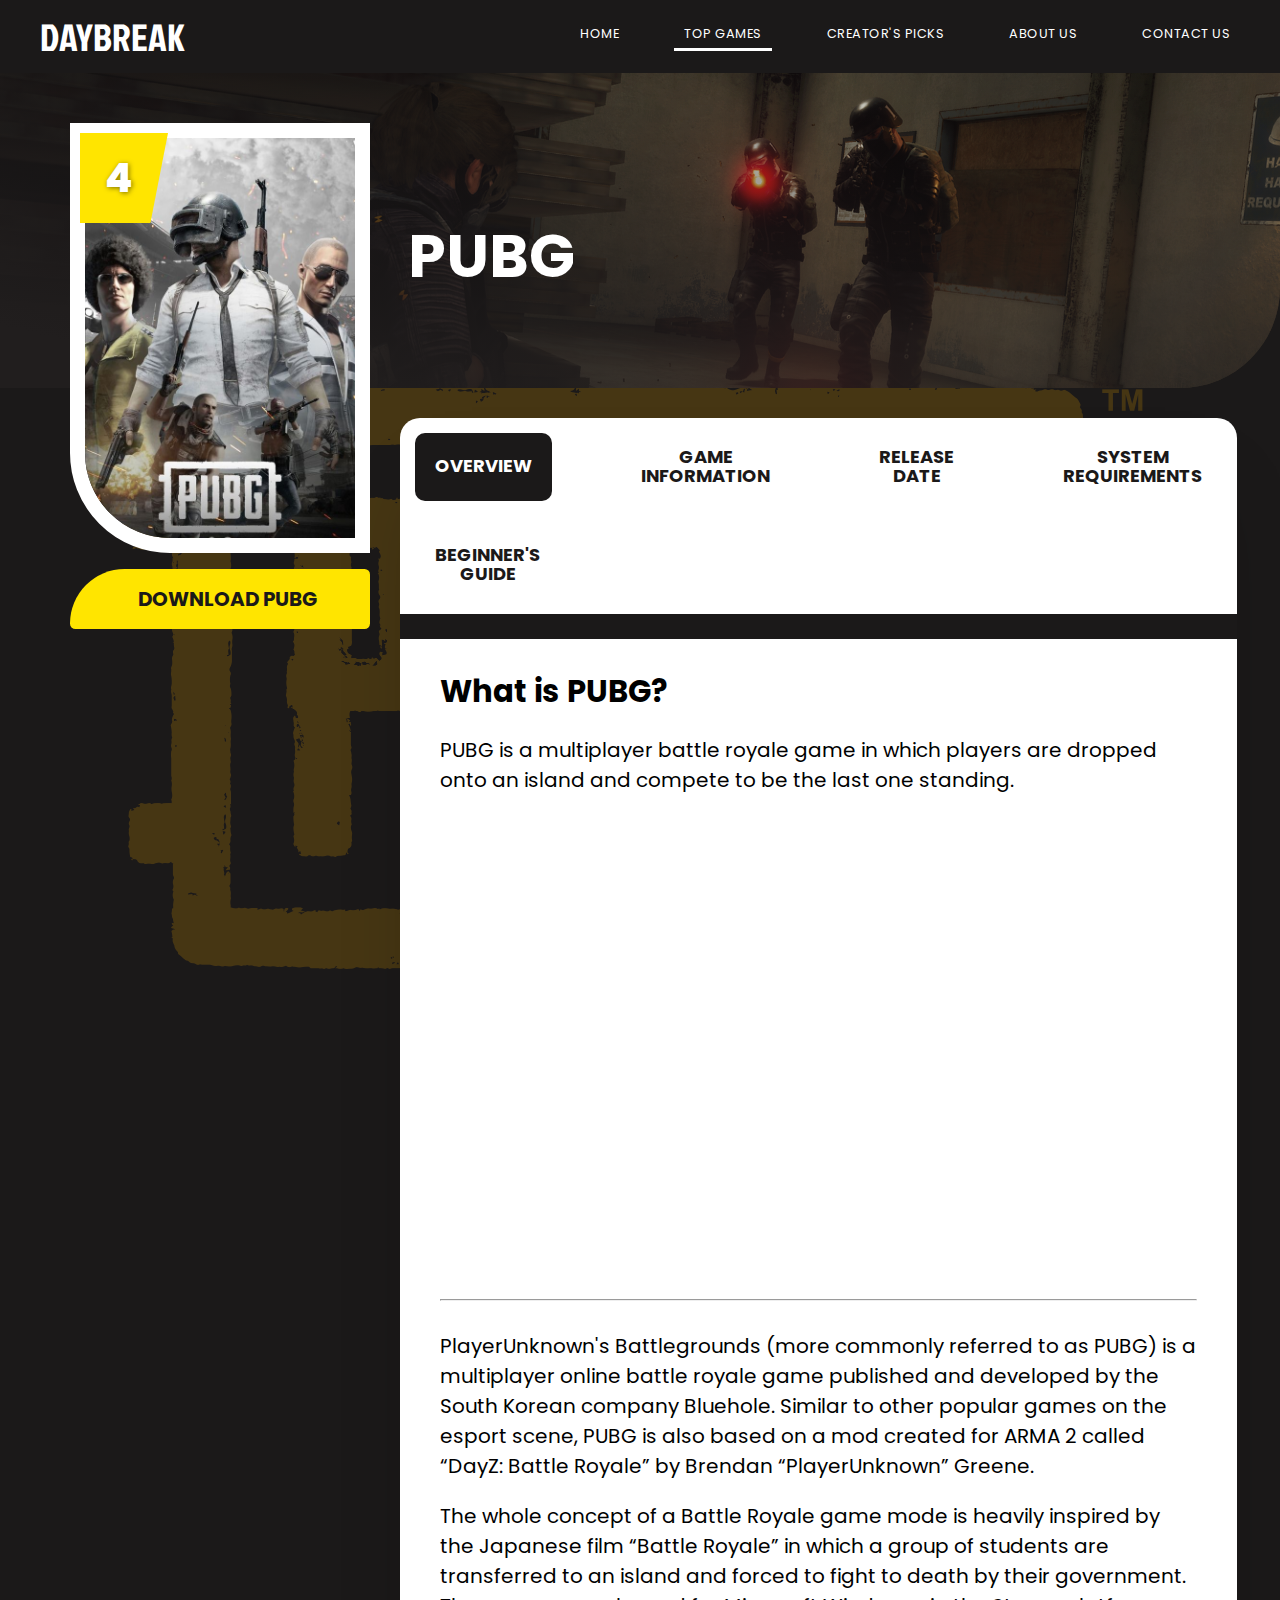
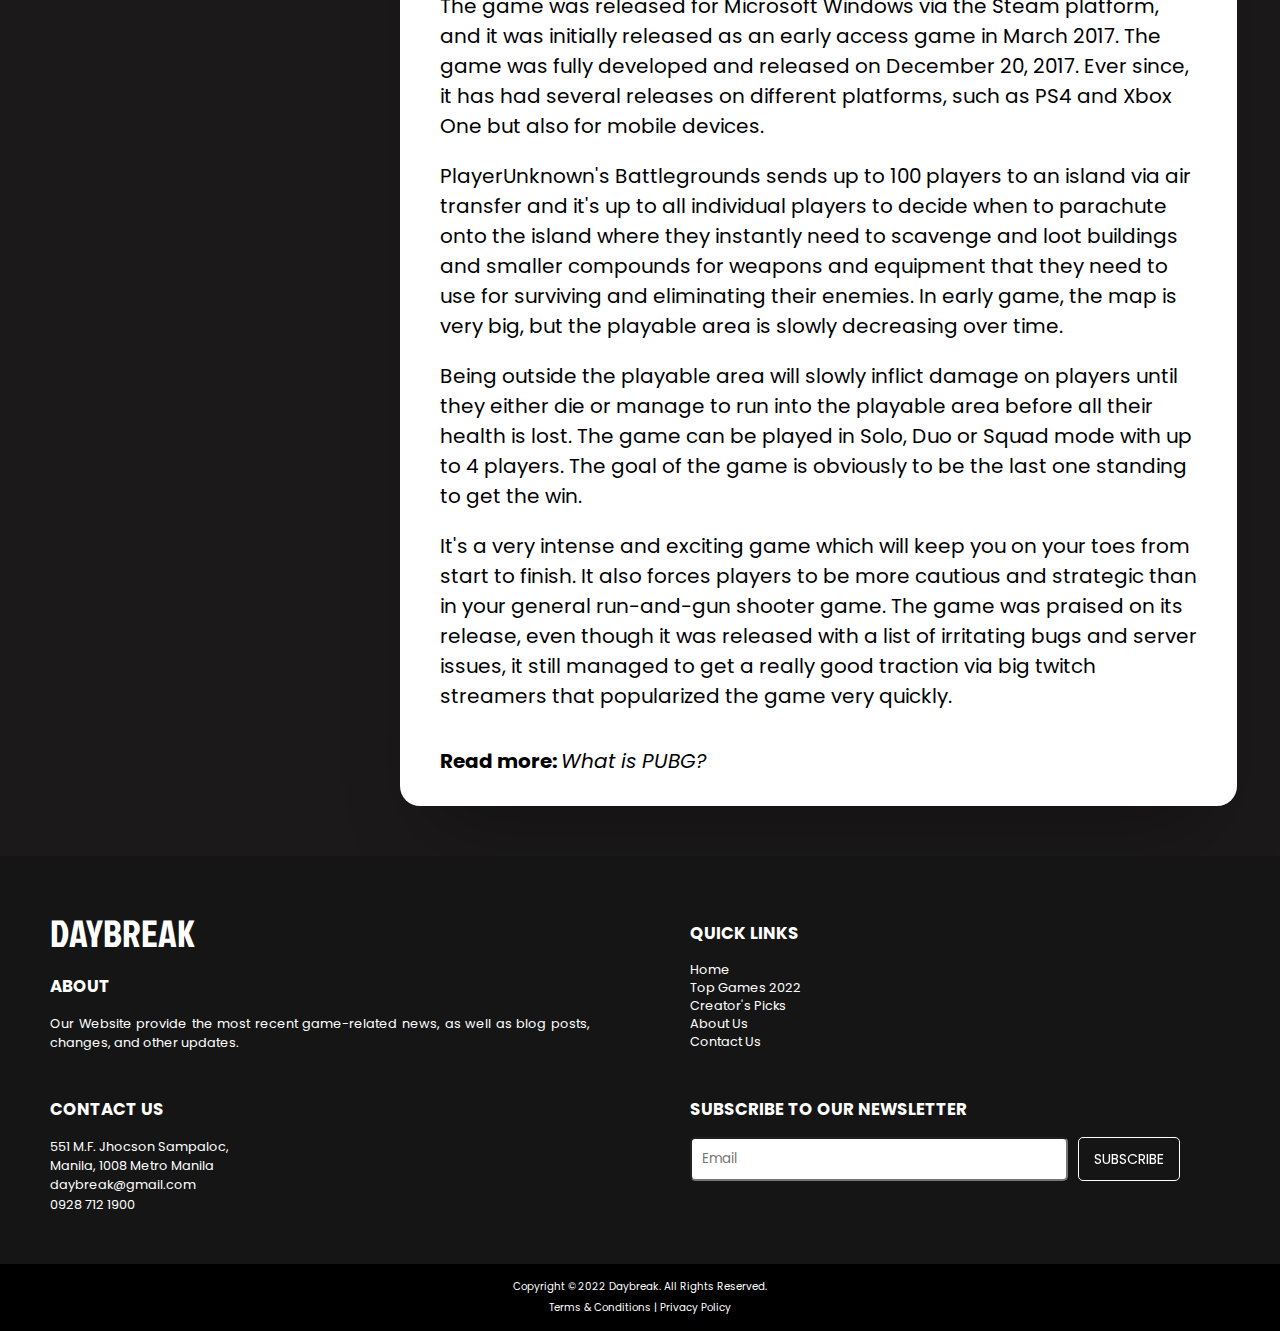
<file: pages/top_games/pubg.html>
<!DOCTYPE html>
<html lang="en">
    <head>
        <meta charset="UTF-8">
        <meta http-equiv="X-UA-Compatible" content="IE=edge">
        <meta name="viewport" content="width=device-width, initial-scale=1.0">
        <title>DAYBREAK</title>

        <link rel="icon" href="/images/db_logo.png">
        <link rel="stylesheet" href="/css/top_games/pubg.css">
        <link rel="stylesheet" href="/css/main/main.css">
        <link rel="stylesheet" href="/css/main/navbar.css">
        <link rel="stylesheet" href="/css/main/footer.css">
    </head>
    <body>
        <div id="main">
            <nav class="navbar">
                <div class="logo"><a href="/index.html">DAYBREAK</a></div>
                <ul class="nav-links">
                    <input type="checkbox" id="checkbox_toggle" />
                    <label for="checkbox_toggle" class="hamburger">&#9776;</label>
                    <div class="menu">
                        <li><a href="/index.html">Home</a></li>
                        <li class="active"><a href="/pages/top_games.html">Top Games</a></li>
                        <li><a href="/pages/creators_pick.html">Creator's Picks</a></li>
                        <li><a href="/pages/about_us.html">About Us</a></li>
                        <li><a href="/pages/contact_us.html">Contact Us</a></li>
                    </div>
                </ul>
            </nav>
            <img class="games-bg" src="/images/gamesbg_logo/pubg_logo.png" alt="pubg background">
            <main>
                <div class="wrapper">
                    <header>
                        <div class="header-txt">
                            <div id="game-title">PUBG</div>
                        </div>
                        <div class="game">
                            <div class="game-img">
                                <img class="game-image" src="/images/top_games/tp_pubg.jpg" alt="PUBG thumbnail">
                                <div class="container-absolute">
                                    <div class="rank">
                                        <div class="ranking">4</div>
                                    </div>
                                </div>
                            </div>
                            <a href="https://asia.battlegrounds.pubg.com/en/" target="_blank"><button class="game-btns" id="download">Download PUBG</button></a>
                        </div>
                    </header>
                    <div class="content">
                        <div class="space"></div>
                        <div class="tabs">
                            <!-- OVERVIEW -->
                            <input class="tabs-radio" name="game-tabs" type="radio" id="pubg-overview" checked/>
                            <label class="tabs-label" style="line-height: 35px;" for="pubg-overview">Overview</label>
                            <div class="tabs-content">
                                <h1>What is PUBG?</h1>
                                <p>PUBG is a multiplayer battle royale game in which players are dropped onto an island and compete to be the last one standing.</p>
                                <iframe src="https://www.youtube.com/embed/OUeQjwzSbc4" title="YouTube video player" frameborder="0" allow="accelerometer; autoplay; clipboard-write; encrypted-media; gyroscope; picture-in-picture" allowfullscreen></iframe>
                                <hr>
                                <p>PlayerUnknown's Battlegrounds (more commonly referred to as PUBG) is a multiplayer online battle royale game published and developed by the South Korean company Bluehole. Similar to other popular games on the esport scene, PUBG is also based on a mod created for ARMA 2 called “DayZ: Battle Royale” by Brendan “PlayerUnknown” Greene.</p>
                                <p>The whole concept of a Battle Royale game mode is heavily inspired by the Japanese film “Battle Royale” in which a group of students are transferred to an island and forced to fight to death by their government. The game was released for Microsoft Windows via the Steam platform, and it was initially released as an early access game in March 2017. The game was fully developed and released on December 20, 2017. Ever since, it has had several releases on different platforms, such as PS4 and Xbox One but also for mobile devices.
                                </p>
                                <p>PlayerUnknown's Battlegrounds sends up to 100 players to an island via air transfer and it's up to all individual players to decide when to parachute onto the island where they instantly need to scavenge and loot buildings and smaller compounds for weapons and equipment that they need to use for surviving and eliminating their enemies. In early game, the map is very big, but the playable area is slowly decreasing over time.
                                </p>
                                <p>Being outside the playable area will slowly inflict damage on players until they either die or manage to run into the playable area before all their health is lost. The game can be played in Solo, Duo or Squad mode with up to 4 players. The goal of the game is obviously to be the last one standing to get the win.
                                </p>
                                <p>It's a very intense and exciting game which will keep you on your toes from start to finish. It also forces players to be more cautious and strategic than in your general run-and-gun shooter game. The game was praised on its release, even though it was released with a list of irritating bugs and server issues, it still managed to get a really good traction via big twitch streamers that popularized the game very quickly.</p>
                        
                                <div class="source">
                                    <p><strong>Read more: </strong><em><a href="https://www.esportsguide.com/guide/a-basic-introduction-to-pubg" target="_blank">What is PUBG?</a></em></p>
                                </div>
                            </div>

                            <!-- GAME INFORMATION -->
                            <input class="tabs-radio" name="game-tabs" type="radio" id="pubg-gameinfo"/>
                            <label class="tabs-label" for="pubg-gameinfo">Game<br>Information</label>
                            <div class="tabs-content" id="gameinfo-content">
                                <div class="vertical-tabs">
                                    <input class="ptabs" type="radio" name="slider" checked id="characters">
                                    <input class="ptabs" type="radio" name="slider" id="gunplay">
                                    <input class="ptabs" type="radio" name="slider" id="maps">
                                        <div class="tabs-list">
                                        <label for="characters" class="characters">Characters</label>
                                        <label for="gunplay" class="gunplay">Gunplay</label>
                                        <label for="maps" class="maps">Maps</label>
                                        
                                        <div class="slider"></div>
                                    </div>
                                    <div class="text-content">
                                        <!-- CHARACTERS -->
                                        <div class="characters text">
                                            <h1>Characters</h1>
                                            <p>Battle Royale consists of 100 online players that could choose among 11 characters and could easily customize them based on what they prefer.</p>
                                            <hr>
                                            <div class="img-layout">
                                                <div class="content-image">
                                                    <img class="p-image" src="/images/pubg/pubg_characters/Alexander_Lindh.webp" alt="">
                                                    <div class="name-label">ALEXANDER LINDH</div>
                                                </div>
                                                <div class="content-image">
                                                    <img class="p-image" src="/images/pubg/pubg_characters/Bogdan_Petrovic.webp" alt="">
                                                    <div class="name-label">BOGDAN BETROVIC</div>
                                                </div>
                                                <div class="content-image">
                                                    <img class="p-image" src="/images/pubg/pubg_characters/Duncan_Slade.webp" alt="">
                                                    <div class="name-label">DUNCAN SLADE</div>
                                                </div>
                                                <div class="content-image">
                                                    <img class="p-image" src="/images/pubg/pubg_characters/Hector_Ochoa.webp" alt="">
                                                    <div class="name-label">HECTOR OCHOA</div>
                                                </div>      
                                                <div class="content-image">
                                                    <img class="p-image" src="/images/pubg/pubg_characters/Jonathan_Kamau.webp" alt="">
                                                    <div class="name-label">JONATHAN KAMAU</div>
                                                </div>
                                                <div class="content-image">
                                                    <img class="p-image" src="/images/pubg/pubg_characters/Julie_Skels.webp" alt="">
                                                    <div class="name-label">JULIE SKWELS</div>
                                                </div>
                                                <div class="content-image">
                                                    <img class="p-image" src="/images/pubg/pubg_characters/Kangjae_Ma.webp" alt="">
                                                    <div class="name-label">KANGJAE MA</div>
                                                </div>
                                                <div class="content-image">
                                                    <img class="p-image" src="/images/pubg/pubg_characters/Madison_Malholtra.webp" alt="">
                                                    <div class="name-label">MADISON MALHOLTRA</div>
                                                </div> 
                                                <div class="content-image">
                                                    <img class="p-image" src="/images/pubg/pubg_characters/Pavel_Dvorak.webp" alt="">
                                                    <div class="name-label">PAVEL DVORAK</div>
                                                </div>
                                                <div class="content-image">
                                                    <img class="p-image" src="/images/pubg/pubg_characters/Sadiya_Qureshi.webp" alt="">
                                                    <div class="name-label">SADIYA QURESHI</div>
                                                </div>
                                                <div class="content-image">
                                                    <img class="p-image" src="/images/pubg/pubg_characters/Sergei_Kalimnick.webp" alt="">
                                                    <div class="name-label">SERGEI KALIMNICK</div>
                                                </div>
                                                <div class="content-image">
                                                    <div class="filler"></div>
                                                </div> 
                                                <div class="source">
                                                    <p><strong>Read more: </strong><em><a href=" https://pubg.fandom.com/wiki/Category:Characters/" target="_blank">PUBG: Characters</a></em></p>
                                                </div>                      
                                            </div>
                                        </div>

                                        <!-- GUNPLAY -->
                                        <div class="gunplay text">
                                            <h1>Gunplay</h1>
                                            <p>There are 18 weapons to choose from in PUBG Battlegrounds. Each have their own capabilities and strengths that players could easily adapt to. there are also weapons that are semi-automatic which is good for players who are just beginning.</p>
                                            <hr>
                                            <h3>AR</h3>
                                            <div class="img-layout">
                                                <div class="content-image">
                                                    <img class="p-image" src="/images/pubg/pubg_gunplay/ar_beryl.png" alt="">
                                                    <div class="name-label">BERYL</div>
                                                </div>
                                                <div class="content-image">
                                                    <img class="p-image" src="/images/pubg/pubg_gunplay/ar_m416.png" alt="">
                                                    <div class="name-label">M416</div>
                                                </div>
                                                <div class="content-image">
                                                    <img class="p-image" src="/images/pubg/pubg_gunplay/ar_akm.png" alt="">   
                                                    <div class="name-label">AKM</div>
                                                </div>                                         
                                            </div>
                                            <h3>DMR</h3>
                                            <div class="img-layout">
                                                <div class="content-image">
                                                    <img class="p-image" src="/images/pubg/pubg_gunplay/dmr_slr.png" alt="">
                                                    <div class="name-label">SLR</div>
                                                </div>
                                                <div class="content-image">
                                                    <img class="p-image" src="/images/pubg/pubg_gunplay/dmr_sks.png" alt="">
                                                    <div class="name-label">SKS</div>
                                                </div>
                                                <div class="content-image">
                                                    <img class="p-image" src="/images/pubg/pubg_gunplay/dmr_mini14.png" alt="">   
                                                    <div class="name-label">MINI14</div> 
                                                </div>                                  
                                            </div>
                                            <h3>SR</h3>
                                            <div class="img-layout">
                                                <div class="content-image">
                                                    <img class="p-image" src="/images/pubg/pubg_gunplay/sr_kar98k.png" alt="">
                                                    <div class="name-label">KAR98K</div>
                                                </div>
                                                <div class="content-image">
                                                    <img class="p-image" src="/images/pubg/pubg_gunplay/sr_m24.png" alt="">
                                                    <div class="name-label">M24</div>
                                                </div>
                                                <div class="content-image">
                                                    <img class="p-image" src="/images/pubg/pubg_gunplay/sr_awm.png" alt="">   
                                                    <div class="name-label">AWM</div> 
                                                </div>                                     
                                            </div>
                                            <h3>SMG</h3>
                                            <div class="img-layout">
                                                <div class="content-image">
                                                    <img class="p-image" src="/images/pubg/pubg_gunplay/smg_ump45.png" alt="">
                                                    <div class="name-label">UMP45</div>
                                                </div>
                                                <div class="content-image">
                                                    <img class="p-image" src="/images/pubg/pubg_gunplay/smg_vector.png" alt="">
                                                    <div class="name-label">VECTOR</div>
                                                </div>
                                                <div class="content-image">
                                                    <img class="p-image" src="/images/pubg/pubg_gunplay/smg_microuzi.png" alt="">   
                                                    <div class="name-label">MICRO UZI</div> 
                                                </div>                                     
                                            </div>
                                            <h3>Shotgun</h3>
                                            <div class="img-layout">
                                                <div class="content-image">
                                                    <img class="p-image" src="/images/pubg/pubg_gunplay/shotgun_s1897.png" alt="">
                                                    <div class="name-label">S1897</div>
                                                </div>
                                                <div class="content-image">
                                                    <img class="p-image" src="/images/pubg/pubg_gunplay/shotgun_dbs.png" alt="">
                                                    <div class="name-label">DBS</div>
                                                </div>
                                                <div class="content-image">
                                                    <img class="p-image" src="/images/pubg/pubg_gunplay/shotgun_s12k.png" alt="">   
                                                    <div class="name-label">S12K</div> 
                                                </div>                                    
                                            </div>
                                            <div class="source">
                                                <p><strong>Read more: </strong><em><a href="https://guide.pubg.com/en-gb/gameinfo/gunPlay" target="_blank">PUBG: Gunplay</a></em></p>
                                            </div>
                                        </div>

                                        <!-- MAPS -->
                                        <div class="maps text">
                                            <h1>Maps</h1>
                                            <p>PUBG: Battlegrounds has a total of 8 maps. Each battleground tells a different story and has a different ambiance which leaves most players eager for more.</p>
                                            <hr>
                                            <h3>Erangel</h3>
                                            <div class="map-kinds">
                                                <div class="map-text">
                                                    <p>Explore vast grasslands, towering mountains, and various cities and towns in this 8x8 km island Erangel.</p> 
                                                    <p>Erangel is the place where the godfather of the Battlegrounds, Sergei Kalimnick, was born and left as the only survivor from a terrible massacre.</p>
                                                </div>
                                                <div class="map-img">
                                                    <img class="the-map" src="/images/pubg/pubg_maps/map_erangel.png" alt="">
                                                </div>
                                            </div>
                                            <h3>Miramar</h3>
                                            <div class="map-kinds">
                                                <div class="map-text">
                                                    <p>Miramar, a 8x8 km desert map, is a haven for snipers for its sheer landscape and barren wastes.</p>
                                                    <p>The television producer Hector Ochoa hosted the death race "A La Muerte Vamos!" and won Miramar back from the Cartel. Years later, he turned this place into a Battleground.</p>
                                                </div>
                                                <div class="map-img">
                                                    <img class="the-map" src="/images/pubg/pubg_maps/map_miramar.png" alt="">
                                                </div>
                                            </div>
                                            <h3>Sanhok</h3>
                                            <div class="map-kinds">
                                                <div class="map-text">
                                                    <p>In this small 4x4 km map, players will face even more fast-paced battles as enemies will always be lurking nearby in Sanhok.</p>
                                                    <p>The famous Sanhok Tapes that captured The Sanhok 4's grand escape was made here.</p>
                                                </div>
                                                <div class="map-img">
                                                    <img class="the-map" src="/images/pubg/pubg_maps/map_sanhok.png" alt="">
                                                </div>
                                            </div>
                                            <h3>Vikendi</h3>
                                            <div class="map-kinds">
                                                <div class="map-text">
                                                    <p>Built on the remains of Karl Lindh's Dinoland, Vikendi is now home to the most spine-chilling Battleground. Karl's sociopathic son Alex was responsible for the death of his father, sister, and Dinoland itself.</p>
                                                    <p>The 6x6 km map Vikendi started out as a small friendly town but turned into a bloodcurdling Battleground.</p>
                                                </div>
                                                <div class="map-img">
                                                    <img class="the-map" src="/images/pubg/pubg_maps/map_vikendi.png" alt="">
                                                </div>
                                            </div>        
                                            <h3>Kirakin</h3>  
                                            <div class="map-kinds">
                                                <div class="map-text">
                                                    <p>This desert island is known for its textiles, octopus farmers, and one of the most popular Battlegrounds' winners: Sadiya the Battlebride. Sadiya's victory reclaimed both Sadiya's homeland and her family's honor.</p>   
                                                    <p>Do your best to survive in this small yet wild 2x2 km map Karakin.</p>   
                                                </div>
                                                <div class="map-img">
                                                    <img class="the-map" src="/images/pubg/pubg_maps/map_karakin.png" alt="">
                                                </div>
                                            </div>
                                            <h3>Paramo</h3>
                                            <div class="map-kinds">
                                                <div class="map-text">
                                                    <p>In this 3x3 km map, players will face an active volcano and its molten lava oozing all over the place. To make things even better, Paramo's topography consistently shifts every match.</p>
                                                    <p>The Tythonic lab in Paramo is rumored to be conducting experiments on a strange flower from the stars.</p>
                                                </div>
                                                <div class="map-img">
                                                    <img class="the-map" src="/images/pubg/pubg_maps/map_paramo.png" alt="">
                                                </div>
                                            </div>        
                                            <h3>Haven</h3> 
                                            <div class="map-kinds">
                                                <div class="map-text">
                                                    <p>Haven is an industrial island that acts as a hub for Tythonic's mysterious Bluechip operations. The threatening mercenary group Pillar overlooks Haven and protects all its secrets. In this tight 1x1 km map, players have to stalk through dark alleys and rooftops to bring down both the Pillar and enemy players.</p>   
                                                </div>
                                                <div class="map-img">
                                                    <img class="the-map" src="/images/pubg/pubg_maps/map_haven.png" alt="">
                                                </div>
                                            </div>
                                            <h3>Taego</h3>
                                            <div class="map-kinds">
                                                <div class="map-text">
                                                    <p>After infamous Hosan prisoner Kangjae Ma fought off an entire cell of convicts, the security footage of the riot went viral. This video that earned the name the “Gulag tapes” inspired Sergei to create the Battlegrounds.</p>
                                                    <p>In this 8x8 km map, players can try out Taego's exclusive features such as the Self-AED, Comeback Arena, and so much more.</p> 
                                                </div>
                                                <div class="map-img">
                                                    <img class="the-map" src="/images/pubg/pubg_maps/map_taego.png" alt="">
                                                </div>
                                            </div>        
                                            <div class="source">
                                                <p><strong>Read more: </strong><em><a href="https://guide.pubg.com/en-gb/gameinfo/maps" target="_blank">PUBG: Maps</a></em></p>
                                            </div>
                                        </div>
                                    </div>
                                </div>
                            </div>

                            <!-- RELEASE DATE -->
                            <input class="tabs-radio" name="game-tabs" type="radio" id="pubg-release"/>
                            <label class="tabs-label" for="pubg-release">Release<br>Date</label>
                            <div class="tabs-content">
                                <h1>Release Date</h1>
                                <p>Following a soft launch in Canada, an English version of Exhilarating Battlefield, localized simply as PUBG Mobile, was released worldwide on March 19, 2018. Its initial release date was March 23, 2017.</p>
                                <div class="source">
                                    <p><strong>Read more: </strong><em><a href="Read more: https://guide.pubg.com/en-gb/gameinfo/maps" target="_blank">PUBG: Release Date</a></em></p>
                                </div>
                            </div>

                            <!-- SYSTEM REQUIREMENTS -->
                            <input class="tabs-radio" name="game-tabs" type="radio" id="pubg-system"/>
                            <label class="tabs-label" for="pubg-system">System<br>Requirements</label>
                            <div class="tabs-content">
                                <h1>System Requirements</h1>
                                <div class="system-cards">
                                    <h3>MINIMUM SPECS</h3>
                                    <div class="specifications">
                                        <div class="specs">
                                            <h4>OPERATING SYSTEM</h4>
                                            <p>Windows 7 or later 64-bit</p>
                                        </div>
                                        <div class="specs">
                                            <h4>CPU</h4>
                                            <p>Intel Core i5-4430 (Intel)</p>
                                            <p>AMD FX-6300 (AMD)</p>
                                        </div>
                                        <div class="specs">
                                            <h4>GPU</h4>
                                            <p>NVIDIA GeForce GTX 960</p>
                                            <p>AMD Radeon R7 370</p>
                                        </div>
                                        <div class="specs">
                                            <h4>RAM</h4>
                                            <p>8GB</p>
                                        </div>
                                    </div>
                                </div>
                                <div class="system-cards">
                                    <h3>RECOMMENDED SPECS</h3>
                                    <div class="specifications">
                                        <div class="specs">
                                            <h4>OPERATING SYSTEM</h4>
                                            <p>Windows 10 or later 64-bit</p>
                                        </div>
                                        <div class="specs">
                                            <h4>CPU</h4>
                                            <p>Intel Core i5-7600K (Intel)</p>
                                            <p>AMD Ryzen 5-1600 (AMD)</p>
                                        </div>
                                        <div class="specs">
                                            <h4>GPU</h4>
                                            <p>Nvidia GTX 1060 6GB</p>
                                        </div>
                                        <div class="specs">
                                            <h4>RAM</h4>
                                            <p>8GB</p>
                                        </div>
                                    </div>
                                </div>
                                <div class="source">
                                    <p><strong>Read more: </strong><em><a href="https://www.pcgamer.com/pubg-system-requirements/" target="_blank">PUBG: System Requirements</a></em></p>
                                </div>
                            </div>

                            <!-- BEGINNER'S GUIDE -->
                            <input class="tabs-radio" name="game-tabs" type="radio" id="pubg-beginner"/>
                            <label class="tabs-label" for="pubg-beginner">Beginner's<br>Guide</label>
                            <div class="tabs-content">
                                <h1>Beginner's Guide</h1>
                                <p>There are a lot of different ways to play PlayerUnknown's Battlegrounds, but players looking to win a match can use proven strategies in order to increase their chances. PUBG is a battle royale game where players are dropped into a match without gear. Players need to run around the map collecting any weapons, attachments, and gear they find along the way, but they'll also need to avoid or eliminate any nearby opponents.</p>
                                <ul>
                                    <li>For you to survive, you must get a weapon, an armor and a medicine kit.</li>
                                    <li>Going to larger areas could be dangerous, staying in small towns is better to find better weapons and other stocks.</li>
                                    <li>Getting a Level 3 Helmet could help lessen the possiblity of getting killed in the first shot.</li>
                                    <li>One of the strategies of most players is to stay away from the combat for an easier road to success.</li>
                                    <li>Spend more time looking for loot around the buildings.</li>
                                    <li>Look for the best landing spot, collect fromo non populated areas and stay out of the action in order to get the top spot.</li>
                                </ul>
                                <iframe src="https://www.youtube.com/embed/p0fZNVSW_bQ" title="YouTube video player" frameborder="0" allow="accelerometer; autoplay; clipboard-write; encrypted-media; gyroscope; picture-in-picture" allowfullscreen></iframe>
                                <div class="source">
                                    <p><strong>Read more: </strong><em><a href=" https://screenrant.com/pubg-beginners-guide-how-start-win-strategies/" target="_blank">Valorant: Beginner's Guide</a></em></p>
                                </div>
                            </div>
                        </div>
                    </div>
                </div>
            </main>
        </div>

        <footer>
            <div id="grid">
                <div class="col-1">
                    <div class="logo"><a href="/index.html">DAYBREAK</a></div>
                    <div class="f-subtitle">About</div>
                    <p>Our Website provide the most recent game-related news, as well as blog posts, changes, and other updates.</p>
                </div>
                <div class="col-2">
                    <div class="f-subtitle">Quick Links</div>
                    <ul>
                        <li><a href="/index.html">Home</a></li>
                        <li><a href="/pages/top_games.html">Top Games 2022</a></li>
                        <li><a href="/pages/creators_pick.html">Creator's Picks</a></li>
                        <li><a href="/pages/about_us.html">About Us</a></li>
                        <li><a href="/pages/contact_us.html">Contact Us</a></li>
                    </ul>
                </div>
                <div class="col-3">
                    <div class="f-subtitle">Contact Us</div>
                    <p>551 M.F. Jhocson Sampaloc,<br>Manila, 1008 Metro Manila
                    <br>daybreak@gmail.com <br>0928 712 1900</p>
                </div>
                <div class="col-4" >
                    <div class="f-subtitle">Subscribe to our Newsletter</div>

                    <div class="subscribe-form">
                        <form class="subscribe"  action="#popup2"  method="">
                        <input type="text" class="subscribe-form" id="email" placeholder="Email" style="margin: 0;" required />
                        <input type="submit"  value="Subscribe" id="subscribe-btn" > 
                        </form>
                    </div>

                    <div id="popup2" class="overlay">
                        <div class="popup2">
                            <a class="close" href="#footest">&times;</a>
                            <h2>Subscribed to DAYBREAK</h2>
                            <div class="content">
                               Thank you for Subscribing to DAYBREAK.
                            </div>
                        </div>
                    </div> 
                </div>
            </div>
            <div class="footest" id="footest">
                <ul>
                    <li>Copyright © 2022 Daybreak. All Rights Reserved.</li>
                    <li>Terms & Conditions | Privacy Policy</li>
                </ul>
            </div>
        </footer>
    </body>
</html>
</file>
<file: css/home_page.css>
/* HEADER */
#wrapper {
    margin: 0 auto;
    width: 100%;
}

header {
    height: 43vw;
    width: 100%;
    overflow: hidden;
    background: url('/images/home_page/home_header.jpg') no-repeat center center;
    background-size: cover;
    position: relative;
}

.header-txt {
    text-align: center;
    color: var(--color-text);
    position: absolute;
    left: 0;
    top: 0;
    width: 100%;
    height: 43vw;
    padding: 15% 100px;
    background-image: linear-gradient(to top right, rgba(33, 30, 30, 1) 10%, rgba(33, 30, 30, 0) 100%);
}

h1 { font-size: 5vw; }

@media (max-width:1430px) {
    .header-txt {
        padding-top: 10%;
    }
}

@media (max-width:1239px) {
    h1 {
        font-size: 80px;
    }
}

@media (max-width:1115px) {
    h1 {
        font-size: 70px;
    }
}

@media (max-width:1024px) {
    .header-txt {
        padding-top: 13%;
    }

    h1 {
        font-size: 60px;
    }
}

@media (max-width:479px) {
    header {
        height: 70vw;
    }
    
    .header-txt {
        height: 70vw;
        padding: 13% 30px;
    }

    h1 {
        font-size: 10vw;
        line-height: 100%;
        margin-bottom: 10px;
    }

    p {
        font-size: 3vw;
    }
}

/* CONTENT */
.overlaps {
    display: grid;
    grid-template-rows: repeat(10, 1fr);
    grid-template-rows: auto;
    grid-template-areas: "top5" "top5" "top5" "top5" "top5" 
                        "tips" "tips" "tips" "tips" "tips";
}

.content {
    background-color: var(--color-primary);
    padding: 100px 150px;
    border-radius: 0 0 100px 0;
    grid-area: top5;
    z-index: 2;
}

@media (max-width:1430px) {
    .content {
        padding: 100px;
    }
}

@media (max-width:479px) {
    .content {
        padding: 40px;
        border-radius: 0 0 50px 0;
    }
}

/* TOP 5 POPULAR GAMES */
.top5 {
    display: flex;
    flex-wrap: wrap;
    align-items: center;
}

.img1 {
    position: relative;
    width: 20%;
    height: 35vw;
    object-fit: cover;
    margin: 1vw;
    border-radius: 10px;
    box-shadow: 2px 2px 8px rgba(0, 0, 0, 0.5);
}

.img2 {
    position: relative;
    width: 20%;
    height: 40vw;
    object-fit: cover;
    margin: 10px;
    border-radius: 10px;
    box-shadow: 2px 2px 8px rgba(0, 0, 0, 0.5);
}

.top5-text {
    width: 50%;
    margin-left: 5vw;
    margin-right: -100vw;
    color: var(--color-text);
    text-align: right;
}

h2 {
    font-size: 50px;
    line-height: 60px;
}

@media (max-width:1239px) {
    h2 {
        font-size: 40px;
    }
}

@media (max-width:479px) {
    h2 {
        font-size: 4.5vw;
        line-height: 130%;
    }

    .content p, .mid-content p {
        font-size: 2.5vw;
    }

    .img1 {
        border-radius: 5px;
        height: 45vw;
    }

    .img2 {
        border-radius: 5px;
        height: 50vw;
    }
}

/* BUTTONS */
.button {
    margin-top: 20px;
    background-color: transparent;
    border: 2px solid #FFFFFF;
    border-radius: 10px;
    color: var(--color-text);
    cursor: pointer;
    display: inline-block;
    padding: 10px 30px;
    text-decoration: none;
    transition: all 300ms cubic-bezier(.23, 1, 0.32, 1);
    max-width: fit-content;
    will-change: transform;
}

.button:disabled {
    pointer-events: none;
}

.button:hover {
    color: var(--color-primary);
    background-color: #FFFFFF;
    box-shadow: rgba(0, 0, 0, 0.25) 0 8px 15px;
    transform: translateY(-2px);
}

.button:active {
    box-shadow: none;
    transform: translateY(0);
}

#right-btn {
    float: right;
}

@media (max-width:479px) {
    .button {
        margin-top: 10px;
        border: 1px solid #FFFFFF;
        border-radius: 5px;
        padding: 5px 15px;
        font-size: 2.5vw;
    }
}

/* TIPS */
.cp-tips {
    text-align: center;
    width: auto;
    height: 65vw;
    background-image: url("/images/home_page/hp_tips.jpg");
    background-position: center center;
    background-repeat: no-repeat;
    background-size: cover;
    grid-area: tips;
    grid-row-start: 5;
    position: relative;
}

.tips-gradient {
    position: absolute;
    left: 0;
    top: 0;
    width: auto;
    height: 75vw;
    background-image: linear-gradient(to top right, rgba(33, 30, 30, 1) 10%, rgba(33, 30, 30, 0) 100%);
    padding: 5% 150px;
}

.tips-text {
    color: var(--color-text);
    padding-top: 15vw;
}

.tips {
    display: flex;
    flex-wrap: wrap;
}

.card {
    background-color: #FFFFFF;
    padding: 10px;
    border-radius: 10px;
    position: relative;
    flex: 1;
    margin: 20px;
    box-shadow: 2px 2px 8px rgba(0, 0, 0, 0.5);
}

.card-title {
    background-color: var(--color-primary);
    color: var(--color-text);
    border-radius: 5px 5px 0 0;
    padding: 10px 20px;
    margin-bottom: 20px;
    text-align: start;
    font-weight: 600;
}

.card-body {
    padding: 0 20px 10px 20px;
}

.quote-from {
    text-align: end;
}

@media (max-width:1430px) {
    .cp-tips, .tips-gradient {
        height: 75vw;
    }

    .tips-gradient {
        padding: 100px;
    }
}

@media (max-width:1239px) {
    .tips-gradient {
        padding: 3% 70px;
    }
}

@media (max-width:1115px) {
    .cp-tips, .tips-gradient {
        height: 130vw;
    }
    
    .card {
        flex: 100%;
        margin: 20px 20%;
    }

    .tips-gradient {
        padding-top: 5%;
    }
}

@media (max-width:1024px) {
    .cp-tips, .tips-gradient {
        height: 125vw;
    }
}

@media (max-width:479px) {
    .cp-tips, .tips-gradient {
        height: 185vw;
    }

    .tips-gradient {
        padding: 10% 20px;
    }

    .cp-tips p {
        font-size: 2.5vw;
    }

    .card {
        padding: 5px;
        margin: 10px 20px 5px 20px;
    }
    
    .card-title {
        padding: 5px 10px;
        margin-bottom: 10px;
        font-size: 2.5vw;
    }
}

/* ABOUT US */
.overlap {
    display: grid;
    grid-template-rows: repeat(10, 1fr);
    grid-template-rows: auto;
    grid-template-areas: "about" "about" "about" "about" "about" 
                        "contact" "contact" "contact" "contact" "contact";
}

.mid-content {
    background-color: var(--color-primary);
    width: 100%;
    padding: 10vw 7vw;
    border-radius: 100px 0 100px 0;
    margin-top: -100px;
    grid-area: about;
    z-index: 1;
}

@media (max-width:1430px) {
    .mid-content {
        padding: 100px;
    }
}

@media (max-width:1024px) {
    .mid-content {
        padding: 80px;
    }
}

@media (max-width:479px) { 
    .mid-content {
        padding: 40px;
        border-radius: 50px 0 50px 0;
    }
}

.about-us {
    display: flex;
    flex-wrap: wrap;
    align-items: center;
}

.aboutus-text {
    width: 50%;
    margin-right: 5%;
    color: var(--color-text);
}

.img4 {
    position: relative;
    width: 20%;
    height: 35vw;
    object-fit: cover;
    margin: 2vw 1vw 1vw 1vw;
    border-radius: 10px;
    box-shadow: 2px 2px 8px rgba(0, 0, 0, 0.5);
}

.img3 {
    position: relative;
    width: 20%;
    height: 30vw;
    object-fit: cover;
    margin: 2vw 10px 1px 10px;
    border-radius: 10px;
    box-shadow: 2px 2px 8px rgba(0, 0, 0, 0.5);
}

#au-text {
    margin-bottom: 5vw;
}

@media (max-width:479px) {
    .img4 {
        width: 20%;
        height: 75vw;
        margin: 0;
    }
    
    .img3 {
        width: 20%;
        height: 70vw;
        margin: 0 7px;
    }
}

/* CONTACT US */
.contactus {
    width: auto;
    height: 55vw;
    border: 1px solid black;
    background-position: center center;
    background-repeat: no-repeat;
    background-size: cover;
    background-image: url("/images/home_page/minecraft.jpg");
    grid-area: contact;
    grid-row-start: 5;
    position: relative;
}

.contact-gradient {
    color: var(--color-text);
    position: absolute;
    left: 0;
    top: 0;
    width: auto;
    height: 55vw;
    background-image: linear-gradient(to top right, rgba(33, 30, 30, 1) 10%, rgba(33, 30, 30, 0) 100%);
    padding: 20vw 150px;
}

.contact-text {
    display: flex;
    flex-wrap: wrap;
    align-items: center;
}

.img5 {
    border-radius: 10px 10px 10px 100px;
    box-shadow: 2px 2px 8px rgba(0, 0, 0, 0.5);
    object-fit: cover;
    border: .5vw solid #FFFFFF;
    width: 25vw;
    height: 25vw;
    margin: 0 5vw 0 5vw;
}

.contactus-text {
    width: 50%;
    color: var(--color-text);
}

@media (max-width:1430px) {
    .contactus, .contact-gradient {
        height: 55vw;
    }

    .contact-gradient {
        padding: 15% 20px;
    }

    .img5 {
        width: 30%;
    }
}

@media (max-width:1239px) {
    .img5 {
        height: 400px;
        margin-right: 8%;
    }
}

@media (max-width:1024px) {
    .contactus, .contact-gradient {
        height: 60vw;
    }
}

@media (max-width:479px) {
    .contactus, .contact-gradient {
        height: 80vw;
    }

    .contact-gradient {
        padding-top: 25%;
    }
    
    .contactus p {
        font-size: 2.5vw;
    }

    .img5 {
        height: 40vw;
        border-radius: 5px 5px 5px 50px;
        border: 1vw solid #FFFFFF;
    }
}
</file>
<file: css/main/main.css>
@import url('https://fonts.googleapis.com/css2?family=Jockey+One&display=swap');
@import url('https://fonts.googleapis.com/css2?family=Poppins:wght@400;500;600;700;800;900&display=swap');

:root {
    --color-primary: #1B1919;
    --color-secondary: #FFE500;
    --color-text: #FFFFFF;
}

* {
    margin: 0;
    padding: 0;
    box-sizing: border-box;
    scroll-behavior: smooth;
}

body {
    font-family: 'Poppins', sans-serif;
    font-size: 1.2vw;
}

a { text-decoration: none; }
a, a:visited, a:hover, a:active { color: inherit; }
a:hover { text-decoration: none; color: #5C5C5C; }
li { list-style: none; }
</file>
<file: css/main/navbar.css>
/* NAVBAR */
.navbar {
    display: flex;
    align-items: center;
    justify-content: space-between;
    padding: 10px 40px;
    background-color: var(--color-primary);
    color: var(--color-text);
}

.nav-links a {
    color: var(--color-text);
    text-transform: uppercase;
    letter-spacing: 0.5px;
}

.logo {
    font-family: 'Jockey One', sans-serif;
    font-size: 2.5vw;
}

.menu {
    display: flex;
    gap: 2.5em;
    font-size: 18px;
    border-bottom: 3px solid transparent;
}

.menu li { padding: 5px 10px; }

.menu li:hover {
    border-bottom: 3px solid var(--color-text);
    transition: 0.3s ease;
}

.menu li.active { border-bottom: 3px solid var(--color-text); }
input[type=checkbox] { display: none; }

.hamburger {
    display: none;
    font-size: 24px;
    user-select: none;
}

@media (max-width: 1230px) {
    .menu { 
        display:none;
        position: absolute;
        background-color: var(--color-primary);
        right: 0;
        left: 0;
        text-align: center;
        padding: 20px 0;
        margin: 5px 0;
        z-index: 1;
    }
    
    .menu li.active {
        border-bottom: none;
        background-color:#5C5C5C;
        transition: 0.3s ease;
    }
    
    .menu li + li { margin-top: 12px; }
    
    input[type=checkbox]:checked ~ .menu{
        display: block;
    }
    
    .hamburger { display: block; }
}
</file>
<file: css/main/footer.css>
footer {
    color: var(--color-text);
    bottom: 0;
    left: 0;
    width: 100%;
    background-color: #151515;
}

footer p {
    margin-top: auto;  
}

#grid {
    display: grid;
    grid-template-columns: repeat(4, 1fr);
    grid-template-rows: 1fr auto;
    column-gap: 50px;
    padding: 50px;
}

.logo {
    font-size: 3vw;
}

.f-subtitle {
    font-size: 1.3vw;
    font-weight: bold;
    text-transform: uppercase;
    padding: 15px 0;
}

.col-1 p {
    text-align: justify;
}

.col-2, .col-3, .col-4 { padding: 0 20px; }
#grid p, ul li { font-size: 1vw; }

.subscribe {
    display: grid;
    grid-template-columns: 70% auto;
    grid-template-areas: "form button";
    column-gap: 10px;
}

.subscribe-form {
    grid-area: form;
    font-family: 'Poppins', sans-serif;
    border-radius: 5px;
}

input[type=text] {
    padding: 10px;
}

#subscribe-btn {
    grid-area: button;
    font-family: 'Poppins', sans-serif;
    text-transform: uppercase;
    padding: 10px 15px;
    border-radius: 5px;
    background-color: transparent;
    border: 1px solid var(--color-text);
    color: var(--color-text);
    font-size: 1.1vw;
    will-change: transform;
}

#subscribe-btn:hover {
    color: var(--color-primary);
    background-color: #FFFFFF;
    box-shadow: rgba(0, 0, 0, 0.25) 0 8px 15px;
    transform: translateY(-2px);
}

.footest ul {
    display: flex;
    justify-content: space-between;
    padding: 10px 50px;
    background-color: black;
}

.footest ul li {
    font-size: .8vw;
}

@media (max-width:1500px) {
    .subscribe-form {
        grid-template-columns: auto;
        grid-template-areas: "form" "button";
        row-gap: 10px;
    }
    
    #subscribe-btn {
        width: fit-content;
    }
}

@media (max-width: 1290px) {
    #grid {
        display: grid;
        grid-template-columns: 1fr 1fr;
        grid-template-rows: repeat(2, auto);
        gap: 30px 100px;
        padding: 50px;
    }

    .col-2, .col-3, .col-4 { padding: 0; }

    .footest ul {
        display: block;
        text-align: center;
    }

    .footest ul li { margin: 5px; }
}

@media (max-width: 740px) {
    #grid {
        display: grid;
        grid-template-columns: 1fr;
        grid-template-rows: repeat(4, auto);
        row-gap: 30px;
        padding: 50px;
        text-align: center;
    }

    .col-1, .col-2, .col-3, .col-4 { padding: 0; }

    .col-1 p {
        text-align: center;
    }
}

@media (max-width:479px) {
    #grid {
        padding: 30px;
    }

    .f-subtitle {
        font-size: 3.5vw;
        padding: 10px 0;
    }

    #grid p, ul li { font-size: 3vw; }

    .logo {
        font-size: 10vw;
    }

    input[type=text] {
        padding: 9px;
    }

    .subscribe {
        display: grid;
        grid-template-columns: 70% auto;
        grid-template-areas: "form button";
        column-gap: 10px;
        padding: 0 20px;
    }

    #subscribe-btn {
        font-size: 3vw;
    }

    .footest ul li {
        font-size: 2.5vw;
        margin: 0;
    }
}

/* MODAL */
.overlay {
    position: fixed;
    top: 0;
    bottom: 0;
    left: 0;
    right: 0;
    background: var(--color-primary);
    transition: opacity 0.5s;
    visibility: hidden;
    opacity: 0;
    z-index: 1;
}

.overlay:target {
    visibility: visible;
    opacity: 1;
}

.popup2 {
    margin: 250px auto;
    padding: 5px;
    background-color: var(--color-text);
    border-radius: 10px ;
    width: 40%;
    position: relative;
    transition: all 0.5s ease-in-out;
}

.popup2 h2 {
    margin: 10px;
    margin-top: 2vw;
    margin-left: 32px;
    text-align: left;
    font-family: Jockey One;
    color: var(--color-primary);
}

.popup2 .close {
    position: absolute;
    font-family: Jockey One;
    font-weight: bold;
    font-size: 3vw;
    color: var(--color-primary);
    top: 20px;
    right: 30px;
    transition: all 200ms;
    text-decoration: none;
}

.popup2 .close:hover {
    color: var(--color-secondary);
}

.popup2 .content {
    max-height: 30%;
    overflow: auto;
    margin: 20px;
    padding: 40px;
    border-radius: 10px ;
    font-family: Jockey One;
    color: var(--color-text);
    background-color: var(--color-primary);
}

@media screen and (max-width: 700px){
    .box{
        width: 70%;
    }
    .popup{
        width: 70%;
        position: absolute;
        top: 50%;
        left: 50%;
        transform: translate(-50%, -50%);
    }
}
</file>
<file: css/about_us.css>
/* HEADER */
#wrapper {
    margin: 0 auto;
    width: 100%;
}

header {
    height: 37vw;
    width: 100%;
    padding-top: -10vw;
    overflow: hidden;
    background: url('/images/about_us/header_img.png') no-repeat center center;
    background-size: cover;
    position: relative;
}

.header-txt {
    text-align: center;
    color: var(--color-text);
    position: absolute;
    left: 0;
    top: 0;
    width: 100%;
    height: 37vw;
    padding: 10% 100px;
    background-image: linear-gradient(to top right, rgba(33, 30, 30, 1) 10%, rgba(33, 30, 30, 0) 100%);
}

.aboutus-title {
    font-family: 'Jockey One', sans-serif;
    font-size: 10vw;
    font-weight: normal;
}

@media (max-width:479px) {
    header {
        height: 50vw;
    }
    
    .header-txt {
        height: 50vw;
        padding: 13% 30px;
    }

    .aboutus-title {
        font-size: 15vw;
    }
}

/* CONTENT */
.overlaps {
    display: grid;
    grid-template-rows: repeat(10, 1fr);
    grid-template-rows: auto;
    grid-template-areas: "top5" "top5" "top5" "top5" "top5" 
                        "tips" "tips" "tips" "tips" "tips";
}

.content {
    background-color: var(--color-primary);
    padding: 100px 150px;
    border-radius: 0 0 100px 0;
    grid-area: top5;
    z-index: 2;
}

.overlap {
    display: grid;
    grid-template-rows: repeat(10, 1fr);
    grid-template-rows: auto;
    grid-template-areas: "about" "about" "about" "about" "about" 
                        "contact" "contact" "contact" "contact" "contact";
}

.mid-content {
    background-color: var(--color-primary);
    width: 100%;
    padding: 100px 150px;
    border-radius: 100px 0 100px 0;
    margin-top: -100px;
    grid-area: about;
    z-index: 1;
}

/* WHO WE ARE */
.whoweare {
    display: flex;
    flex-wrap: wrap;
    align-items: center;
}

.daybreak {
    font-family: 'Jockey One', sans-serif;
    font-weight: 100;
    font-size: 4vw;
    width: 25vw;
    line-height: 160%;
    color: #2E2A2A;
    border: 10px solid #2E2A2A;
    border-radius: 20px;
    padding: 50px 150px 50px 40px;
    box-shadow: 8px 8px 4px rgba(0, 0, 0, 0.5);
    text-shadow: 8px 8px 4px rgba(0, 0, 0, 0.5);
}

.au-text {
    width: 50%;
    padding-left: 10%;
    color: var(--color-text);
}

h2 { font-size: 50px; }

@media (max-width: 1430px) {
    .content {
        padding: 100px 110px;
    }

    .daybreak {
        padding-right: 450px;
    }

    .au-text {
        width: 50%;
        padding-left: 15%;
    }
}

@media (max-width: 1239px) {
    .content {
        padding: 100px;
    }

    .daybreak {
        padding-right: 450px;
    }

    .au-text {
        width: 50%;
        padding-left: 10%;
    }
}

@media (max-width: 1115px) {
    .daybreak {
        font-size: 60px;
        padding-right: 350px;
    }

    .au-text {
        width: 55%;
        padding-left: 10%;
    }

    h2 { 
        font-size: 40px; 
    }
}

@media (max-width:1024px) {
    .content, .mid-content {
        padding: 80px;
    }

    .daybreak {
        font-size: 50px;
        padding-right: 300px;
    }
}

@media (max-width:479px) {
    .content {
        padding: 50px;
        border-radius: 0 0 50px 0;
    }

    .daybreak {
        order: 2;
        text-align: end;
        font-size: 5vw;
        width: 100%;
        line-height: 170%;
        border: 5px solid #2E2A2A;
        border-radius: 10px;
        padding: 20px;
        text-shadow: 5px 5px 4px rgba(0, 0, 0, 0.5);
    }

    .au-text {
        order: 1;
        width: 100%;
        padding-left: 0;
        margin-bottom: 20px;
    }
    
    p {
        font-size: 2vw;
    }
}

/* HOW WE STARTED */
.hws {
    width: auto;
    height: 50vw;
    border: 1px solid black;
    background-image: url("/images/about_us/how_we_started_bg.jpg");
    background-position: center center;
    background-repeat: no-repeat;
    background-size: cover;
    -webkit-transform: scaleX(-1);
    transform: scaleX(-1);
    grid-area: tips;
    grid-row-start: 5;
    position: relative;
}

.hws-gradient {
    -webkit-transform: scaleX(-1);
    transform: scaleX(-1);
    position: absolute;
    left: 0;
    top: 0;
    width: 100%;
    height: 60vw;
    background-image: linear-gradient(to right, rgba(33, 30, 30, 1) 15%, rgba(33, 30, 30, 0) 100%);
    padding: 4% 150px;
}

.hws-text {
    color: var(--color-text);
    padding: 200px 100px 20px 0;
    width: 60%;
}

@media (max-width: 1430px) {
    .hws, .hws-gradient {
        height: 60vw;
    }
}

@media (max-width: 1239px) {
    .hws, .hws-gradient {
        height: 70vw;
    }
}

@media (max-width: 1115px) {
    .hws-gradient {
        padding: 100px;
    }

    .hws-text {
        padding: 18% 0;
        width: 70%;
    }
}

@media (max-width:479px) {
    .hws, .hws-gradient {
        height: 100vw;
    }

    .hws-gradient {
        padding: 15% 10%;
    }

    h2 {
        font-size: 6vw;
    }
}

/* WHAT WE AIM TO ACHIEVE */
.achieve-text {
    text-align: center;
    color: var(--color-text);
    padding-bottom: 20px;
}

.mission-vision {
    display: flex;
    flex-wrap: wrap;
    padding: 0 10%;
}

.card {
    background-color: #FFFFFF;
    padding: 10px;
    border-radius: 10px;
    position: relative;
    flex: 1;
    margin: 20px;
    box-shadow: 2px 2px 8px rgba(0, 0, 0, 0.5);
}

.card-title {
    background-color: var(--color-primary);
    color: var(--color-text);
    border-radius: 5px 5px 0 0;
    padding: 10px 20px;
    margin-bottom: 20px;
    text-align: start;
    font-weight: 600;
}

.card-body {
    padding: 0 20px 10px 20px;
    text-align: center;
}

@media (max-width:1239px) {
    .mission-vision {
        padding: 0;
    }
}

@media (max-width:479px) {
    .mid-content {
        padding: 50px;
        border-radius: 50px 0 50px 0;
    }

    .card {
        padding: 5px;
        border-radius: 5px;
        margin: 10px; 
    }
    
    .card-title {
        padding: 5px 10px;
        margin-bottom: 10px;
        font-size: 2.5vw;
    }

    .card-body {
        padding: 0 10px 10px 10px;
    }
}

/* MEET THE TEAM */
.meet {
    width: auto;
    height: 40vw;
    border: 1px solid black;
    background-position: center center;
    background-repeat: no-repeat;
    background-size: cover;
    background-image: url("/images/about_us/au-minecraft.png");
    grid-area: contact;
    grid-row-start: 5;
    position: relative;
}

.meet-gradient {
    color: var(--color-text);
    position: absolute;
    left: 0;
    top: 0;
    width: 100%;
    height: 40vw;
    background-image: linear-gradient(to top right, rgba(33, 30, 30, 1) 10%, rgba(33, 30, 30, 0) 100%);
    padding: 10% 150px;
}

.meet-text {
    text-align: center;
}

.the-team {
    display: flex;
    flex-wrap: wrap;
}

.member { 
    flex: 1;
    margin-top: 20px;
}
.member p { font-size: 25px; }

.profiles {
    height: 25vh;
    margin: 15px;
    border-radius: 50%;
}

@media (max-width:1239px) {
    .profiles {
        height: 20vh;
    }

    .member p {
        font-size: 20px;
    }
}

@media (max-width: 1115px) {
    .meet, .meet-gradient {
        height: 50vw;
        padding-top: 15%;
    }
}

@media (max-width: 1024px) {
    .profiles {
        height: 15vh;
    }
}

@media (max-width:479px) {
    .meet, .meet-gradient {
        height: 92vw;
        padding: 15% 50px;
    }

    .profiles {
        height: 10vh;
        margin: 5px;
    }

    .member p {
        font-size: 2vw;
    }
}
</file>
<file: css/contact_us.css>
body {
    background-image: url('/images/controller_bg.png');
    background-repeat: repeat-y;
}

/* HEADER */
#wrapper {
    margin: 0 auto;
    width: 100%;
}

header {
    height: 43vw;
    width: 100%;
    overflow: hidden;
    background: url('/images/contact_us/cu_minecraft.png') no-repeat center center;
    background-size: cover;
    position: relative;
}

.header-txt {
    text-align: center;  
    color: var(--color-text);
    position: absolute;
    left: 0;
    top: 0;
    width: 100%;
    height: 43vw;
    padding: 13% 100px;
    background-image: linear-gradient(to top right, rgba(33, 30, 30, 1) 10%, rgba(33, 30, 30, 0) 100%);
}

h1 { font-size: 5vw;  line-height: 130%;}

@media (max-width: 1430px) {
    .h1 {
        font-size: 100px; 
        font-weight: 900px;
    }
}

@media (max-width:1024px) {
    .header-txt {
        padding-top: 15%;
    }
}

@media (max-width:479px) {
    header {
        height: 70vw;
    }
    
    .header-txt {
        height: 70vw;
        padding: 20% 30px;
    }

    h1 {
        font-size: 9vw;
        margin-bottom: 10px;
    }

    p {
        font-size: 3vw;
    }
}

/* CONTENT */
.content {
    background-color: var(--color-primary);
    padding: 100px 200px;
    border-radius: 0 0 100px 0;
    margin-top: 5vw;
    margin-bottom: 5vw;
    color: var(--color-text);
}

@media (max-width: 1430px) {
    .content {
        padding: 100px;
    }
}

@media (max-width: 1239px) {
    .content {
        padding: 70px;
    }
}

@media (max-width:479px) {
    .content {
        padding: 50px;
        border-radius: 0 0 50px 0;
        text-align: center;
    }
}

.contact-info {
    display: flex;
    flex-wrap: wrap;
    align-items: center;
}

.information {
    width: 50%;
    padding-left: 50px;
}

@media (max-width:1024px) {
    .information {
        padding-left: 0;
    }
}

.contact-form {
    width: 50%;
}

input[type=text], select {
    font-family: 'Poppins', sans-serif;
    font-size: 16px;
    width: 100%;
    padding: 15px 20px;
    margin: 15px 0;
    display: inline-block;
}

textarea {
    font-family: 'Poppins', sans-serif;
    width: 100%;
    height: 150px;
    padding: 10px;
    margin: 15px 0;
    border-radius: 5px;
    font-size: 16px;
    resize: none;
}
  
.info {
    margin-top: 15px;
}

.icon {
    height: 35px;
    margin-right: 10px;
    justify-content: center;
}

.infos {
    display: grid;
    grid-template-columns: 100px auto;
    grid-template-rows: repeat(3, auto);
    gap: 10px;
    align-items: center;
}

@media (max-width:479px) {
    h2 {
        font-size: 5vw;
    }

    p {
        font-size: 2vw;
    }

    .information {
        flex: 100%;
        margin-bottom: 20px;
    }
    
    .contact-form {
        flex: 100%;
    }

    input[type=text], select {
        font-size: 2vw;
        margin: 5px 0;
        border-radius: 5px;
    }
    
    textarea {
        height: 100px;
        padding: 10px;
        margin: 5px 0;
        border-radius: 5px;
        font-size: 2vw;
    }
      
    .info {
        margin-top: 15px;
    }
    
    .icon {
        height: 20px;
        padding-left: 60%;
    }

    .infos {
        grid-template-columns: .5fr 1fr;
        margin: 0 20px;
    }
    
    .infos p {
        text-align: left;
    }
}

/* MODAL POP UP */
#submit {
    width: 50%;
    color: var(--color-primary);
    background-color: var(--color-secondary);
    font-family: 'Poppins', sans-serif;
    font-weight: bold;
    font-size: 20px;
    padding: 15px 30px 15px 10px;
    margin: 8px 0;
    border: none;
    border-radius: 10px 10px 100px 10px;
    cursor: pointer;
    text-transform: uppercase;
    float: right;
    text-align: center;
}

#submit{
    color: var(--color-primary);
}

#submit:hover {
  background-color: #ddc700;
}

.overlay {
    position: fixed;
    top: 0;
    bottom: 0;
    left: 0;
    right: 0;
    background: var(--color-primary);
    transition: opacity 0.5s;
    visibility: hidden;
    opacity: 0;
    z-index: 1;
}

.overlay:target {
    visibility: visible;
    opacity: 1;
}

.popup {
    margin: 250px auto;
    padding: 5px;
    background-color: var(--color-text);
    border-radius: 10px ;
    width: 40%;
    position: relative;
    transition: all 0.5s ease-in-out;
    
}

.popup h2 {
    margin: 10px;
    margin-top: 2vw;
    margin-left: 32px;
    text-align: left;
    font-family: Jockey One;
    color: var(--color-primary);
}

.popup .close {
    position: absolute;
    font-family: Jockey One;
    font-weight: bold;
    font-size: 3vw;
    color: var(--color-primary);
    top: 20px;
    right: 30px;
    transition: all 200ms;
    text-decoration: none;
}

.popup .close:hover  {
    color: var(--color-secondary);
}

.popup .content {
    max-height: 30%;
    overflow: auto;
    margin: 20px;
    padding: 40px;
    border-radius: 10px ;
    font-family: Jockey One;
}


@media screen and (max-width: 700px){
    .box{
        width: 70%;
    }
    .popup{
        width: 70%;
        top: 50%;
        left: 50%;
        transform: translate(-50%, -50%);
    }
}

@media (max-width:479px) {
    .submit {
        font-size: 3vw;
        padding: 10px 15px 10px 5px;
        margin: 0;
        border-radius: 5px 5px 35px 5px;
    }
}
</file>
<file: css/top_games/cod.css>
body {
    position: relative;
    background-color: var(--color-primary);
}

#main {
    position: relative;
    overflow: hidden;   
}

.games-bg {
    opacity: 0.2;
    position: absolute;
    left: 0;
    top: 5vw;
    width: 100%;
    height: auto;
    padding: 30% 10%;
}

p {
    margin-top: 20px;
    margin-bottom: 0;
    padding: 0;
    font-size: 20px;
    line-height: 1.5;
}

.specs p {
    margin-top: 20px;
    margin-bottom: 0;
    padding: 0;
    font-size: 17px;
    line-height: 1.5;
}

/* HEADER */
#wrapper {
    margin: 0 auto;
    width: 100%;
    position: relative;
}

header {
    height: 25vh;
    width: 100%;
    border-radius: 0 0 100px 0;
    background: url('/images/top_games/codbg.jpg') no-repeat center center;
    background-size: cover;
    position: relative;
}

.header-txt {
    position: absolute;
    width: 100%;
    height: 25vh;
    border-radius: 0 0 100px 0;
    background-image: linear-gradient(to top right, rgba(33, 30, 30, 1) 10%, rgba(33, 30, 30, 0) 100%);
}

#game-title {
    font-size: 60px;
    font-weight: bold;
    color: var(--color-text);
    padding: 2em 0 0 8.5em;
}

@media (max-width:1430px) {
    header, .header-txt {
        height: 35vh;
    }

    #game-title {
        padding-left: 6.8em;
    }
}

@media (max-width:1239px) {
    #game-title {
        padding: 8% 0 0 6.3em;
    }
}

@media (max-width:1115px) {
    #game-title {
        padding: 9% 0 0 6em;
    }
}

@media (max-width:1024px) {
    header, .header-txt {
        height: 30vh;
    }

    #game-title {
        padding-left: 4.8em;
    }
}

/* CONTENT */
.game {
    position: absolute;
    z-index: 1;
    padding: 50px 100px;
    display: grid;
    grid-template-rows: repeat(2, auto);
}

/* GAME PICTURE & BUTTON */
.game-img {
    position: relative;
}

.game-image {
    border-radius: 0 0 0 100px;
    border: 15px solid var(--color-text);
    height: 500px;
    width: 370px;
    object-fit: cover;
}

.container-absolute {
    position: absolute;
    top: 0;
    left: 0;
}

.rank {
    position: relative;
    background-size: cover;
    background-position: center;
    margin: 10px;
}

.ranking {
    padding: 15px 35px 15px 25px;  
    background: var(--color-secondary);
    font-weight: 800;
    color: var(--color-text);
    font-size: 40px;
    text-shadow: 1px 1px 5px rgba(0, 0, 0, 0.5);
    -webkit-clip-path: polygon(0 0, 100% 0%, 80% 100%, 0% 100%);
    clip-path: polygon(0 0, 100% 0%, 80% 100%, 0% 100%);
}

.game-btns {
    background-color: var(--color-secondary);
    color: var(--color-primary);
    font-family: 'Poppins', sans-serif;
    font-weight: bold;
    font-size: 20px;
    padding: 15px 20px 15px 35px;
    border-radius: 100px 10px 10px 10px;
    text-transform: uppercase;
    width: 100%;
    margin-top: 10px;
    cursor: pointer;
    border: none;
}

.game-btns:hover {
    background-color: #ddc700;
}

@media (max-width:1430px) {
    .game {
        padding-left: 70px;
    }

    .game-image {
        height: 430px;
        width: 300px;
    }
}

@media (max-width:1239px) {
    .game {
        padding-left: 50px;
    }
}

@media (max-width:1115px) {
    .game {
        padding-left: 30px;
    }
}

@media (max-width:1024px) {
    .game-image {
        height: 360px;
        width: 230px;
    }

    .rank {
        margin: 5px;
    }
    
    .ranking {
        font-size: 30px;
        padding: 10px 25px 10px 20px; 
    }

    .game-btns {
        font-size: 15px;
    }
}

/* TABS */
.content {
    display: grid;
    grid-template-columns: repeat(2, auto);
    grid-template-areas: "spaces tabs";
    position: relative;
}

.space {
    width: 450px;
    grid-area: spaces;
}

.tabs {
    width: 90%;
    grid-area: tabs;
    display: flex;
    flex-wrap: wrap;
    background: var(--color-text);
    box-shadow: 0 48px 80px -32px rgba(0,0,0,0.3);
    border-radius: 20px;
    margin: 50px;
    justify-content: space-between;
}

.tabs-radio { display: none; }

.tabs-label {
    padding: 15px 30px;
    margin: 10px 20px;
    background: var(--color-text);
    cursor: pointer;
    font-weight: bold;
    font-size: 18px;
    text-transform: uppercase;
    text-align: center;
    line-height: 0.5cm;
    color: var(--color-primary);
    border-radius: 10px;
    transition: background 0.1s, color 0.1s;
}

.tabs-label:hover { background: #d8d8d8; }
.tabs-label:active { background: var(--color-secondary); }

.tabs-content {
    display: none;
    padding: 30px 40px;
    border-radius: 0 0 20px 20px;
    border-top: 30px solid #1B1919;
    width: 100%;
}

.tabs-radio:checked + .tabs-label {
    background: var(--color-primary);
    color: var(--color-text);
    border-radius: 10px;
}

.tabs-radio:checked + .tabs-label + .tabs-content { display: block ; }

@media (min-width: 600px) {
    .tabs-label { width: auto; }
    .tabs-content { order: 1; }
}

@media (max-width:1430px) {
    .space {
        width: 350px;
    }

    .tabs-label {
        padding: 15px 20px;
        margin: 15px;
    }

    .tabs-content {
        border-top: 25px solid #1B1919;
    }

    .tabs {
        margin-top: 30px;
    }
}

@media (max-width:1239px) {
    .space {
        width: 330px;
    }

    .tabs-label {
        padding: 15px 20px;
        margin: 10px;
        font-size: 16px;
    }

    .tabs {
        margin-top: 30px;
    }
}

@media (max-width:1115px) {
    .space {
        width: 300px;
    }

    .tabs-label {
        padding: 15px;
    }
}

@media (max-width:1024px) {
    .space {
        width: 230px;
    }

    .tabs-label {
        margin: 8px;
    }
}

/* CONTENT INSIDE TABS */
hr {
    margin: 30px 0;
}

.source {
    margin-top: 35px;
}

h3 {
    margin-top: 20px;
}

.img-layout {
    display: flex;
    flex-wrap: wrap;
    justify-content: space-between;
}

.content-image {
    position: relative;
}

.v-image {
    width: 275px;
    height: 150px;
    border-radius: 10px;
    object-fit: cover;
    margin: 10px 0;
}

.name-label {
    position: absolute;
    bottom: 20px;
    right: 16px;
    color: var(--color-text);
    text-transform: uppercase;
    font-weight: bold;
    text-shadow: 1px 1px 5px rgba(0, 0, 0, 0.5);
}

.filler {
    width: 275px;
    height: 150px;
}

.system-cards {
    border-radius: 10px;
    box-shadow: 2px 2px 8px rgba(0, 0, 0, 0.5);
    margin-top: 20px;
    padding: 0 20px 20px 20px;
}

.specifications {
    display: grid;
    grid-template-columns: repeat(3, 1fr);
}

.system-cards h3, h4 {
    padding-top: 20px;
}

.b-guide {
    width: 100%;
    border-radius: 20px;
    margin: 20px 0;
}

iframe {
    width: 100%;
    height: 35vw;
    border-radius: 20px;
    margin-top: 20px;
}

@media (max-width:1430px) {
    .filler {
        display: none;
    }
}

/* INSIDE TABS */
#gameinfo-content {
    padding: 0;
}

.vertical-tabs {
    display: flex;
    justify-content: space-between;
}
  
.tabs-list {
    display: flex;
    flex-direction: column;
    width: 30%;
    padding-top: 30px;
    position: relative;
    background-color: #292727;
    border-radius: 0 0 0 10px;
}
  
.tabs-list label {
    height: 60px;
    font-size: 22px;
    font-weight: 500;
    line-height: 60px;
    cursor: pointer;
    padding-left: 30px;
    transition: all 0.5s ease;
    color: #fff;
    z-index: 12;
}
  
#Characters:checked ~ .tabs-list label.Characters,
#Weapons:checked ~ .tabs-list label.Weapons,
#Vehicles:checked ~ .tabs-list label.Vehicles,
#modes:checked ~ .tabs-list label.modes {
    color: #292727;
}

.tabs-list label:hover{
    color: #FFE500;
}

.slider {
    position: absolute;
    left: 0;
    top: 0;
    height: 60px;
    width: 100%;
    background: #FFE500;
    transition: all 0.4s ease;
}

#Characters:checked ~ .tabs-list .slider { top: 30px; }
#Weapons:checked ~ .tabs-list .slider { top: 90px; }
#Vehicles:checked ~ .tabs-list .slider { top: 150px; }
#modes:checked ~ .tabs-list .slider { top: 210px; }

.text-content {
    width: 70%;
    height: 100%;
    padding: 20px 30px;
}

.text {
    display: none;
}

.text-content .Characters {
    display: block;
    text-align: justify;
}
.text-content .Characters li {
    display: block;
    text-align: justify;
}

#Characters:checked ~ .text-content .Characters,
#Weapons:checked ~ .text-content .Weapons,
#Vehicles:checked ~ .text-content .Vehicles,
#modes:checked ~ .text-content .modes {
    display: block;
}

#Weapons:checked ~ .text-content .Characters,
#Vehicles:checked ~ .text-content .Characters,
#modes:checked ~ .text-content .Characters {
    display: none;
}

.vtabs {
    display: none;
}

/*List */
.tabs-content ul li::before {
    content: "\2022";  
    color: var(--color-primary);
    display: inline-block;
    width: 1em; 
    margin-top: 5px ; 
    margin-left: 5px   
}
</file>
<file: css/top_games/cs_go.css>
body {
    position: relative;
    background-color: var(--color-primary);
}

#main {
    position: relative;
    overflow: hidden;   
}

.games-bg {
    opacity: 0.2;
    position: absolute;
    left: 0;
    top: 5vw;
    width: 100%;
    height: auto;
    padding: 25% 15%;
}

p {
    margin-top: 20px;
    margin-bottom: 0;
    padding: 0;
    font-size: 20px;
    line-height: 1.5;
}

.specs p {
    margin-top: 20px;
    margin-bottom: 0;
    padding: 0;
    font-size: 17px;
    line-height: 1.5;
}

/* HEADER */
#wrapper {
    margin: 0 auto;
    width: 100%;
    position: relative;
}

header {
    height: 25vh;
    width: 100%;
    border-radius: 0 0 100px 0;
    background: url('/images/top_games/csbg.jpg') no-repeat center center;
    background-size: cover;
    position: relative;
}

.header-txt {
    position: absolute;
    width: 100%;
    height: 25vh;
    border-radius: 0 0 100px 0;
    background-image: linear-gradient(to top right, rgba(33, 30, 30, 1) 10%, rgba(33, 30, 30, 0) 100%);
}

#game-title {
    font-size: 60px;
    font-weight: bold;
    color: var(--color-text);
    padding: 2.3em 0 0 8.5em;
}

@media (max-width:1430px) {
    header, .header-txt {
        height: 35vh;
    }

    #game-title {
        padding-left: 6.8em;
    }
}

@media (max-width:1239px) {
    #game-title {
        padding: 8% 0 0 6.3em;
    }
}

@media (max-width:1115px) {
    #game-title {
        padding: 9% 0 0 6em;
    }
}

@media (max-width:1024px) {
    header, .header-txt {
        height: 30vh;
    }

    #game-title {
        padding: 12% 0 0 7em;
        font-size: 40px;
    }
}

/* CONTENT */
.game {
    position: absolute;
    z-index: 1;
    padding: 50px 100px;
    display: grid;
    grid-template-rows: repeat(2, auto);
}

/* GAME PICTURE & BUTTON */
.game-img {
    position: relative;
}

.game-image {
    border-radius: 0 0 0 100px;
    border: 15px solid var(--color-text);
    height: 500px;
    width: 370px;
    object-fit: cover;
}

.container-absolute {
    position: absolute;
    top: 0;
    left: 0;
}

.rank {
    position: relative;
    background-size: cover;
    background-position: center;
    margin: 10px;
}

.ranking {
    padding: 15px 35px 15px 25px;  
    background: var(--color-secondary);
    font-weight: 800;
    color: var(--color-text);
    font-size: 40px;
    text-shadow: 1px 1px 5px rgba(0, 0, 0, 0.5);
    -webkit-clip-path: polygon(0 0, 100% 0%, 80% 100%, 0% 100%);
    clip-path: polygon(0 0, 100% 0%, 80% 100%, 0% 100%);
}

.game-btns {
    background-color: var(--color-secondary);
    color: var(--color-primary);
    font-family: 'Poppins', sans-serif;
    font-weight: bold;
    font-size: 20px;
    padding: 15px 20px 15px 35px;
    border-radius: 100px 10px 10px 10px;
    text-transform: uppercase;
    width: 100%;
    margin-top: 10px;
    cursor: pointer;
    border: none;
}

.game-btns:hover {
    background-color: #ddc700;
}

@media (max-width:1430px) {
    .game {
        padding-left: 70px;
    }

    .game-image {
        height: 430px;
        width: 300px;
    }
}

@media (max-width:1239px) {
    .game {
        padding-left: 50px;
    }
}

@media (max-width:1115px) {
    .game {
        padding-left: 30px;
    }
}

@media (max-width:1024px) {
    .game-image {
        height: 360px;
        width: 230px;
    }

    .rank {
        margin: 5px;
    }
    
    .ranking {
        font-size: 30px;
        padding: 10px 25px 10px 20px; 
    }

    .game-btns {
        font-size: 15px;
    }
}

/* TABS */
.content {
    display: grid;
    grid-template-columns: repeat(2, auto);
    grid-template-areas: "spaces tabs";
    position: relative;
}

.space {
    width: 450px;
    grid-area: spaces;
}

.tabs {
    width: 90%;
    grid-area: tabs;
    display: flex;
    flex-wrap: wrap;
    background: var(--color-text);
    box-shadow: 0 48px 80px -32px rgba(0,0,0,0.3);
    border-radius: 20px;
    margin: 50px;
    justify-content: space-between;
}

.tabs-radio { display: none; }

.tabs-label {
    padding: 15px 30px;
    margin: 10px 20px;
    background: var(--color-text);
    cursor: pointer;
    font-weight: bold;
    font-size: 18px;
    text-transform: uppercase;
    text-align: center;
    line-height: 0.5cm;
    color: var(--color-primary);
    border-radius: 10px;
    transition: background 0.1s, color 0.1s;
}

.tabs-label:hover { background: #d8d8d8; }
.tabs-label:active { background: var(--color-secondary); }

.tabs-content {
    display: none;
    padding: 30px 40px;
    border-radius: 0 0 20px 20px;
    border-top: 30px solid #1B1919;
    width: 100%;
}

.tabs-radio:checked + .tabs-label {
    background: var(--color-primary);
    color: var(--color-text);
    border-radius: 10px;
}

.tabs-radio:checked + .tabs-label + .tabs-content { display: block ; }

@media (min-width: 600px) {
    .tabs-label { width: auto; }
    .tabs-content { order: 1; }
}

@media (max-width:1430px) {
    .space {
        width: 350px;
    }

    .tabs-label {
        padding: 15px 20px;
        margin: 15px;
    }

    .tabs-content {
        border-top: 25px solid #1B1919;
    }

    .tabs {
        margin-top: 30px;
    }
}

@media (max-width:1239px) {
    .space {
        width: 330px;
    }

    .tabs-label {
        padding: 15px 20px;
        margin: 10px;
        font-size: 16px;
    }

    .tabs {
        margin-top: 30px;
    }
}

@media (max-width:1115px) {
    .space {
        width: 300px;
    }

    .tabs-label {
        padding: 15px;
    }
}

@media (max-width:1024px) {
    .space {
        width: 230px;
    }

    .tabs-label {
        margin: 8px;
    }
}

/* CONTENT INSIDE TABS */
hr {
    margin: 30px 0;
}

.source {
    margin-top: 35px;
}

h3 {
    margin-top: 20px;
}

.img-layout {
    display: flex;
    flex-wrap: wrap;
    justify-content: space-between;
}

.content-image {
    position: relative;
}

.v-image {
    width: 275px;
    height: 150px;
    border-radius: 10px;
    object-fit: cover;
    margin: 10px 0;
}

.name-label {
    position: absolute;
    bottom: 20px;
    right: 16px;
    color: var(--color-text);
    text-transform: uppercase;
    font-weight: bold;
    text-shadow: 1px 1px 5px rgba(0, 0, 0, 0.5);
}

.filler {
    width: 275px;
    height: 150px;
}

.system-cards {
    border-radius: 10px;
    box-shadow: 2px 2px 8px rgba(0, 0, 0, 0.5);
    margin-top: 20px;
    padding: 0 20px 20px 20px;
}

.specifications {
    display: grid;
    grid-template-columns: repeat(3, 1fr);
}

.system-cards h3, h4 {
    padding-top: 20px;
}

.b-guide {
    width: 100%;
    border-radius: 20px;
    margin: 20px 0;
}

iframe {
    width: 100%;
    height: 35vw;
    border-radius: 20px;
    margin-top: 20px;
}

@media (max-width:1430px) {
    .filler {
        display: none;
    }
}

/* INSIDE TABS */
#gameinfo-content {
    padding: 0;
}

.vertical-tabs {
    display: flex;
    justify-content: space-between;
}
  
.tabs-list {
    display: flex;
    flex-direction: column;
    width: 30%;
    padding-top: 30px;
    position: relative;
    background-color: #292727;
    border-radius: 0 0 0 10px;
}
  
.tabs-list label {
    height: 60px;
    font-size: 22px;
    font-weight: 500;
    line-height: 60px;
    cursor: pointer;
    padding-left: 30px;
    transition: all 0.5s ease;
    color: #fff;
    z-index: 12;
}
  
#weapons:checked ~ .tabs-list label.weapons,
#maps:checked ~ .tabs-list label.maps,
#modes:checked ~ .tabs-list label.modes {
    color: #292727;
}

.tabs-list label:hover{
    color: #FFE500;
}

.slider {
    position: absolute;
    left: 0;
    top: 0;
    height: 60px;
    width: 100%;
    background: #FFE500;
    transition: all 0.4s ease;
}

#weapons:checked ~ .tabs-list .slider { top: 30px; }
#maps:checked ~ .tabs-list .slider { top: 90px; }
#modes:checked ~ .tabs-list .slider { top: 150px; }

.text-content {
    width: 70%;
    height: 100%;
    padding: 20px 30px;
}

.text {
    display: none;
}

.text-content .weapons{
    display: block;
}

#weapons:checked ~ .text-content .weapons,
#maps:checked ~ .text-content .maps,
#modes:checked ~ .text-content .modes {
    display: block;
}

#maps:checked ~ .text-content .weapons,
#modes:checked ~ .text-content .weapons {
    display: none;
}

.vtabs {
    display: none;
}
</file>
<file: css/top_games/minecraft.css>
body {
    position: relative;
    background-color: var(--color-primary);
}

#main {
    position: relative;
    overflow: hidden;   
}

.games-bg {
    opacity: 0.2;
    position: absolute;
    left: 0;
    top: 5vw;
    width: 100%;
    height: auto;
    padding: 15% 10%;
}

p {
    margin-top: 20px;
    margin-bottom: 0;
    padding: 0;
    font-size: 20px;
    line-height: 1.5;
}

.specs p {
    margin-top: 20px;
    margin-bottom: 0;
    padding: 0;
    font-size: 17px;
    line-height: 1.5;
}

/* HEADER */
#wrapper {
    margin: 0 auto;
    width: 100%;
    position: relative;
}

header {
    height: 25vh;
    width: 100%;
    border-radius: 0 0 100px 0;
    background: url('/images/top_games/mc_bg.jpg') no-repeat center center;
    background-size: cover;
    position: relative;
}

.header-txt {
    position: absolute;
    width: 100%;
    height: 25vh;
    border-radius: 0 0 100px 0;
    background-image: linear-gradient(to top right, rgba(33, 30, 30, 1) 10%, rgba(33, 30, 30, 0) 100%);
}

#game-title {
    font-size: 60px;
    font-weight: bold;
    color: var(--color-text);
    padding: 2.3em 0 0 8.5em;
}

@media (max-width:1430px) {
    header, .header-txt {
        height: 35vh;
    }

    #game-title {
        padding-left: 6.8em;
    }
}

@media (max-width:1239px) {
    #game-title {
        padding: 8% 0 0 6.3em;
    }
}

@media (max-width:1115px) {
    #game-title {
        padding: 9% 0 0 6em;
    }
}

@media (max-width:1024px) {
    header, .header-txt {
        height: 30vh;
    }

    #game-title {
        padding-left: 4.8em;
    }
}

/* CONTENT */
.game {
    position: absolute;
    z-index: 1;
    padding: 50px 100px;
    display: grid;
    grid-template-rows: repeat(2, auto);
}

/* GAME PICTURE & BUTTON */
.game-img {
    position: relative;
}

.game-image {
    border-radius: 0 0 0 100px;
    border: 15px solid var(--color-text);
    height: 500px;
    width: 370px;
    object-fit: cover;
}

.container-absolute {
    position: absolute;
    top: 0;
    left: 0;
}

.rank {
    position: relative;
    background-size: cover;
    background-position: center;
    margin: 10px;
}

.ranking {
    padding: 15px 35px 15px 25px;  
    background: var(--color-secondary);
    font-weight: 800;
    color: var(--color-text);
    font-size: 40px;
    text-shadow: 1px 1px 5px rgba(0, 0, 0, 0.5);
    -webkit-clip-path: polygon(0 0, 100% 0%, 80% 100%, 0% 100%);
    clip-path: polygon(0 0, 100% 0%, 80% 100%, 0% 100%);
}

.game-btns {
    background-color: var(--color-secondary);
    color: var(--color-primary);
    font-family: 'Poppins', sans-serif;
    font-weight: bold;
    font-size: 20px;
    padding: 15px 20px 15px 35px;
    border-radius: 100px 10px 10px 10px;
    text-transform: uppercase;
    width: 100%;
    margin-top: 10px;
    cursor: pointer;
    border: none;
}

.game-btns:hover {
    background-color: #ddc700;
}

@media (max-width:1430px) {
    .game {
        padding-left: 70px;
    }

    .game-image {
        height: 430px;
        width: 300px;
    }
}

@media (max-width:1239px) {
    .game {
        padding-left: 50px;
    }
}

@media (max-width:1115px) {
    .game {
        padding-left: 30px;
    }
}

@media (max-width:1024px) {
    .game-image {
        height: 360px;
        width: 230px;
    }

    .rank {
        margin: 5px;
    }
    
    .ranking {
        font-size: 30px;
        padding: 10px 25px 10px 20px; 
    }

    .game-btns {
        font-size: 15px;
    }
}

/* TABS */
.content {
    display: grid;
    grid-template-columns: repeat(2, auto);
    grid-template-areas: "spaces tabs";
    position: relative;
}

.space {
    width: 450px;
    grid-area: spaces;
}

.tabs {
    width: 90%;
    grid-area: tabs;
    display: flex;
    flex-wrap: wrap;
    background: var(--color-text);
    box-shadow: 0 48px 80px -32px rgba(0,0,0,0.3);
    border-radius: 20px;
    margin: 50px;
    justify-content: space-between;
}

.tabs-radio { display: none; }

.tabs-label {
    padding: 15px 30px;
    margin: 10px 20px;
    background: var(--color-text);
    cursor: pointer;
    font-weight: bold;
    font-size: 18px;
    text-transform: uppercase;
    text-align: center;
    line-height: 0.5cm;
    color: var(--color-primary);
    border-radius: 10px;
    transition: background 0.1s, color 0.1s;
}

.tabs-label:hover { background: #d8d8d8; }
.tabs-label:active { background: var(--color-secondary); }

.tabs-content {
    display: none;
    padding: 30px 40px;
    border-radius: 0 0 20px 20px;
    border-top: 30px solid #1B1919;
    width: 100%;
}

.tabs-radio:checked + .tabs-label {
    background: var(--color-primary);
    color: var(--color-text);
    border-radius: 10px;
}

.tabs-radio:checked + .tabs-label + .tabs-content { display: block ; }

@media (min-width: 600px) {
    .tabs-label { width: auto; }
    .tabs-content { order: 1; }
}

@media (max-width:1430px) {
    .space {
        width: 350px;
    }

    .tabs-label {
        padding: 15px 20px;
        margin: 15px;
    }

    .tabs-content {
        border-top: 25px solid #1B1919;
    }

    .tabs {
        margin-top: 30px;
    }
}

@media (max-width:1239px) {
    .space {
        width: 330px;
    }

    .tabs-label {
        padding: 15px 20px;
        margin: 10px;
        font-size: 16px;
    }

    .tabs {
        margin-top: 30px;
    }
}

@media (max-width:1115px) {
    .space {
        width: 300px;
    }

    .tabs-label {
        padding: 15px;
    }
}

@media (max-width:1024px) {
    .space {
        width: 230px;
    }

    .tabs-label {
        margin: 8px;
    }
}

/* CONTENT INSIDE TABS */
hr {
    margin: 30px 0;
}

.source {
    margin-top: 35px;
}

h3 {
    margin-top: 20px;
}

.img-layout {
    display: flex;
    flex-wrap: wrap;
    justify-content: space-between;
}

.content-image {
    position: relative;
}

.v-image {
    width: 275px;
    height: 150px;
    border-radius: 10px;
    object-fit: cover;
    margin: 10px 0;
}

.name-label {
    position: absolute;
    bottom: 20px;
    right: 16px;
    color: var(--color-text);
    text-transform: uppercase;
    font-weight: bold;
    text-shadow: 1px 1px 5px rgba(0, 0, 0, 0.5);
}

.filler {
    width: 275px;
    height: 150px;
}

.system-cards {
    border-radius: 10px;
    box-shadow: 2px 2px 8px rgba(0, 0, 0, 0.5);
    margin-top: 20px;
    padding: 0 20px 20px 20px;
}

.specifications {
    display: grid;
    grid-template-columns: repeat(3, 1fr);
}

.system-cards h3, h4 {
    padding-top: 20px;
}

.b-guide {
    width: 100%;
    border-radius: 20px;
    margin: 20px 0;
}

iframe {
    width: 100%;
    height: 35vw;
    border-radius: 20px;
    margin-top: 20px;
}

@media (max-width:1430px) {
    .filler {
        display: none;
    }
}

/* INSIDE TABS */
#gameinfo-content {
    padding: 0;
}

.vertical-tabs {
    display: flex;
    justify-content: space-between;
}
  
.tabs-list {
    display: flex;
    flex-direction: column;
    width: 30%;
    padding-top: 30px;
    position: relative;
    background-color: #292727;
    border-radius: 0 0 0 10px;
}
  
.tabs-list label {
    height: 60px;
    font-size: 22px;
    font-weight: 500;
    line-height: 60px;
    cursor: pointer;
    padding-left: 30px;
    transition: all 0.5s ease;
    color: #fff;
    z-index: 12;
}
  
#GameEditions:checked ~ .tabs-list label.GameEditions,
#GameModes:checked ~ .tabs-list label.GameModes {
    color: #292727;
}


.tabs-list label:hover{
    color: #FFE500;
}

.slider {
    position: absolute;
    left: 0;
    top: 0;
    height: 60px;
    width: 100%;
    background: #FFE500;
    transition: all 0.4s ease;
}

#GameEditions:checked ~ .tabs-list .slider { top: 30px; }
#GameModes:checked ~ .tabs-list .slider { top: 90px; }


.text-content {
    width: 70%;
    height: 100%;
    padding: 20px 30px;
}

.text {
    display: none;
}

.text-content .GameEditions , .GameModes {
    display: block;
}

#GameEditions:checked ~ .text-content .GameModes,
#GameModes:checked ~ .text-content .GameEditions {
    display: none;
}


.vtabs{
    display: none;
}

/*List */
.tabs-content ul li::before {
    content: "\2022";  
    color: var(--color-primary);
    display: inline-block;
    width: 1em; 
    margin-top: 5px ; 
    margin-left: 5px   
}
</file>
<file: css/top_games/pubg.css>
body {
    position: relative;
    background-color: var(--color-primary);
}

#main {
    position: relative;
    overflow: hidden;   
}

.games-bg {
    opacity: 0.2;
    position: absolute;
    left: 0;
    top: 5vw;
    width: 100%;
    height: auto;
    padding: 25% 10%;
}

p {
    margin-top: 20px;
    margin-bottom: 0;
    padding: 0;
    font-size: 20px;
    line-height: 1.5;
}

.specs p {
    margin-top: 20px;
    margin-bottom: 0;
    padding: 0;
    font-size: 17px;
    line-height: 1.5;
}

/* HEADER */
#wrapper {
    margin: 0 auto;
    width: 100%;
    position: relative;
}

header {
    height: 25vh;
    width: 100%;
    border-radius: 0 0 100px 0;
    background: url('/images/top_games/pubgbg.png') no-repeat center center;
    background-size: cover;
    position: relative;
}

.header-txt {
    position: absolute;
    width: 100%;
    height: 25vh;
    border-radius: 0 0 100px 0;
    background-image: linear-gradient(to top right, rgba(33, 30, 30, 1) 10%, rgba(33, 30, 30, 0) 100%);
}

#game-title {
    font-size: 60px;
    font-weight: bold;
    color: var(--color-text);
    padding: 2.3em 0 0 8.5em;
}

@media (max-width:1430px) {
    header, .header-txt {
        height: 35vh;
    }

    #game-title {
        padding-left: 6.8em;
    }
}

@media (max-width:1239px) {
    #game-title {
        padding: 8% 0 0 6.3em;
    }
}

@media (max-width:1115px) {
    #game-title {
        padding: 9% 0 0 6em;
    }
}

@media (max-width:1024px) {
    header, .header-txt {
        height: 30vh;
    }

    #game-title {
        padding-left: 4.8em;
    }
}

/* CONTENT */
.game {
    position: absolute;
    z-index: 1;
    padding: 50px 100px;
    display: grid;
    grid-template-rows: repeat(2, auto);
}

/* GAME PICTURE & BUTTON */
.game-img {
    position: relative;
}

.game-image {
    border-radius: 0 0 0 100px;
    border: 15px solid var(--color-text);
    height: 500px;
    width: 370px;
    object-fit: cover;
}

.container-absolute {
    position: absolute;
    top: 0;
    left: 0;
}

.rank {
    position: relative;
    background-size: cover;
    background-position: center;
    margin: 10px;
}

.ranking {
    padding: 15px 35px 15px 25px;  
    background: var(--color-secondary);
    font-weight: 800;
    color: var(--color-text);
    font-size: 40px;
    text-shadow: 1px 1px 5px rgba(0, 0, 0, 0.5);
    -webkit-clip-path: polygon(0 0, 100% 0%, 80% 100%, 0% 100%);
    clip-path: polygon(0 0, 100% 0%, 80% 100%, 0% 100%);
}

.game-btns {
    background-color: var(--color-secondary);
    color: var(--color-primary);
    font-family: 'Poppins', sans-serif;
    font-weight: bold;
    font-size: 20px;
    padding: 15px 20px 15px 35px;
    border-radius: 100px 10px 10px 10px;
    text-transform: uppercase;
    width: 100%;
    margin-top: 10px;
    cursor: pointer;
    border: none;
}

.game-btns:hover {
    background-color: #ddc700;
}

@media (max-width:1430px) {
    .game {
        padding-left: 70px;
    }

    .game-image {
        height: 430px;
        width: 300px;
    }
}

@media (max-width:1239px) {
    .game {
        padding-left: 50px;
    }
}

@media (max-width:1115px) {
    .game {
        padding-left: 30px;
    }
}

@media (max-width:1024px) {
    .game-image {
        height: 360px;
        width: 230px;
    }

    .rank {
        margin: 5px;
    }
    
    .ranking {
        font-size: 30px;
        padding: 10px 25px 10px 20px; 
    }

    .game-btns {
        font-size: 15px;
    }
}

/* TABS */
.content {
    display: grid;
    grid-template-columns: repeat(2, auto);
    grid-template-areas: "spaces tabs";
    position: relative;
}

.space {
    width: 450px;
    grid-area: spaces;
}

.tabs {
    width: 90%;
    grid-area: tabs;
    display: flex;
    flex-wrap: wrap;
    background: var(--color-text);
    box-shadow: 0 48px 80px -32px rgba(0,0,0,0.3);
    border-radius: 20px;
    margin: 50px;
    justify-content: space-between;
}

.tabs-radio { display: none; }

.tabs-label {
    padding: 15px 30px;
    margin: 10px 20px;
    background: var(--color-text);
    cursor: pointer;
    font-weight: bold;
    font-size: 18px;
    text-transform: uppercase;
    text-align: center;
    line-height: 0.5cm;
    color: var(--color-primary);
    border-radius: 10px;
    transition: background 0.1s, color 0.1s;
}

.tabs-label:hover { background: #d8d8d8; }
.tabs-label:active { background: var(--color-secondary); }

.tabs-content {
    display: none;
    padding: 30px 40px;
    border-radius: 0 0 20px 20px;
    border-top: 30px solid #1B1919;
    width: 100%;
}

.tabs-radio:checked + .tabs-label {
    background: var(--color-primary);
    color: var(--color-text);
    border-radius: 10px;
}

.tabs-radio:checked + .tabs-label + .tabs-content { display: block ; }

@media (min-width: 600px) {
    .tabs-label { width: auto; }
    .tabs-content { order: 1; }
}

@media (max-width:1430px) {
    .space {
        width: 350px;
    }

    .tabs-label {
        padding: 15px 20px;
        margin: 15px;
    }

    .tabs-content {
        border-top: 25px solid #1B1919;
    }

    .tabs {
        margin-top: 30px;
    }
}

@media (max-width:1239px) {
    .space {
        width: 330px;
    }

    .tabs-label {
        padding: 15px 20px;
        margin: 10px;
        font-size: 16px;
    }

    .tabs {
        margin-top: 30px;
    }
}

@media (max-width:1115px) {
    .space {
        width: 300px;
    }

    .tabs-label {
        padding: 15px;
    }
}

@media (max-width:1024px) {
    .space {
        width: 230px;
    }

    .tabs-label {
        margin: 8px;
    }
}

/* CONTENT INSIDE TABS */
hr {
    margin: 30px 0;
}

.source {
    margin-top: 35px;
}

h3 {
    margin-top: 20px;
}

.img-layout {
    display: flex;
    flex-wrap: wrap;
    justify-content: space-between;
}

.content-image {
    position: relative;
}

.p-image {
    width: 275px;
    height: 150px;
    border-radius: 10px;
    object-fit: cover;
    margin: 10px 0;
}

.name-label {
    position: absolute;
    bottom: 20px;
    right: 16px;
    color: var(--color-text);
    text-transform: uppercase;
    font-weight: bold;
    text-shadow: 1px 1px 5px rgba(0, 0, 0, 0.5);
}

.filler {
    width: 275px;
    height: 150px;
}

.system-cards {
    border-radius: 10px;
    box-shadow: 2px 2px 8px rgba(0, 0, 0, 0.5);
    margin-top: 20px;
    padding: 0 20px 20px 20px;
}

.specifications {
    display: grid;
    grid-template-columns: repeat(3, 1fr);
}

.system-cards h3, h4 {
    padding-top: 20px;
}

.b-guide {
    width: 100%;
    border-radius: 20px;
    margin: 20px 0;
}

iframe {
    width: 100%;
    height: 35vw;
    border-radius: 20px;
    margin-top: 20px;
}

@media (max-width:1430px) {
    .filler {
        display: none;
    }
}

.map-kinds {
    display: flex;
    flex-wrap: wrap;
}

.map-text {
    flex: 1;
}

.map-img {
    flex: 1;
    text-align: center;
}

.the-map {
    height: 350px;
    width: 350px;
}

/* INSIDE TABS */
#gameinfo-content {
    padding: 0;
}

.vertical-tabs {
    display: flex;
    justify-content: space-between;
}
  
.tabs-list {
    display: flex;
    flex-direction: column;
    width: 30%;
    padding-top: 30px;
    position: relative;
    background-color: #292727;
    border-radius: 0 0 0 10px;
}
  
.tabs-list label {
    height: 60px;
    font-size: 22px;
    font-weight: 500;
    line-height: 60px;
    cursor: pointer;
    padding-left: 30px;
    transition: all 0.5s ease;
    color: #fff;
    z-index: 12;
}
  
#characters:checked ~ .tabs-list label.characters,
#gunplay:checked ~ .tabs-list label.gunplay,
#maps:checked ~ .tabs-list label.maps {
    color: #292727;
}

.tabs-list label:hover{
    color: #FFE500;
}

.slider {
    position: absolute;
    left: 0;
    top: 0;
    height: 60px;
    width: 100%;
    background: #FFE500;
    transition: all 0.4s ease;
}

#characters:checked ~ .tabs-list .slider { top: 30px; }
#gunplay:checked ~ .tabs-list .slider { top: 90px; }
#maps:checked ~ .tabs-list .slider { top: 150px; }


.text-content {
    width: 70%;
    height: 100%;
    padding: 20px 30px;
}

.text {
    display: none;
}

.text-content .characters {
    display: block;
}

#characters:checked ~ .text-content .characters,
#gunplay:checked ~ .text-content .gunplay,
#maps:checked ~ .text-content .maps {
    display: block;
}

#gunplay:checked ~ .text-content .characters,
#maps:checked ~ .text-content .characters {
    display: none;
}

.ptabs{
    display: none;
}
</file>
